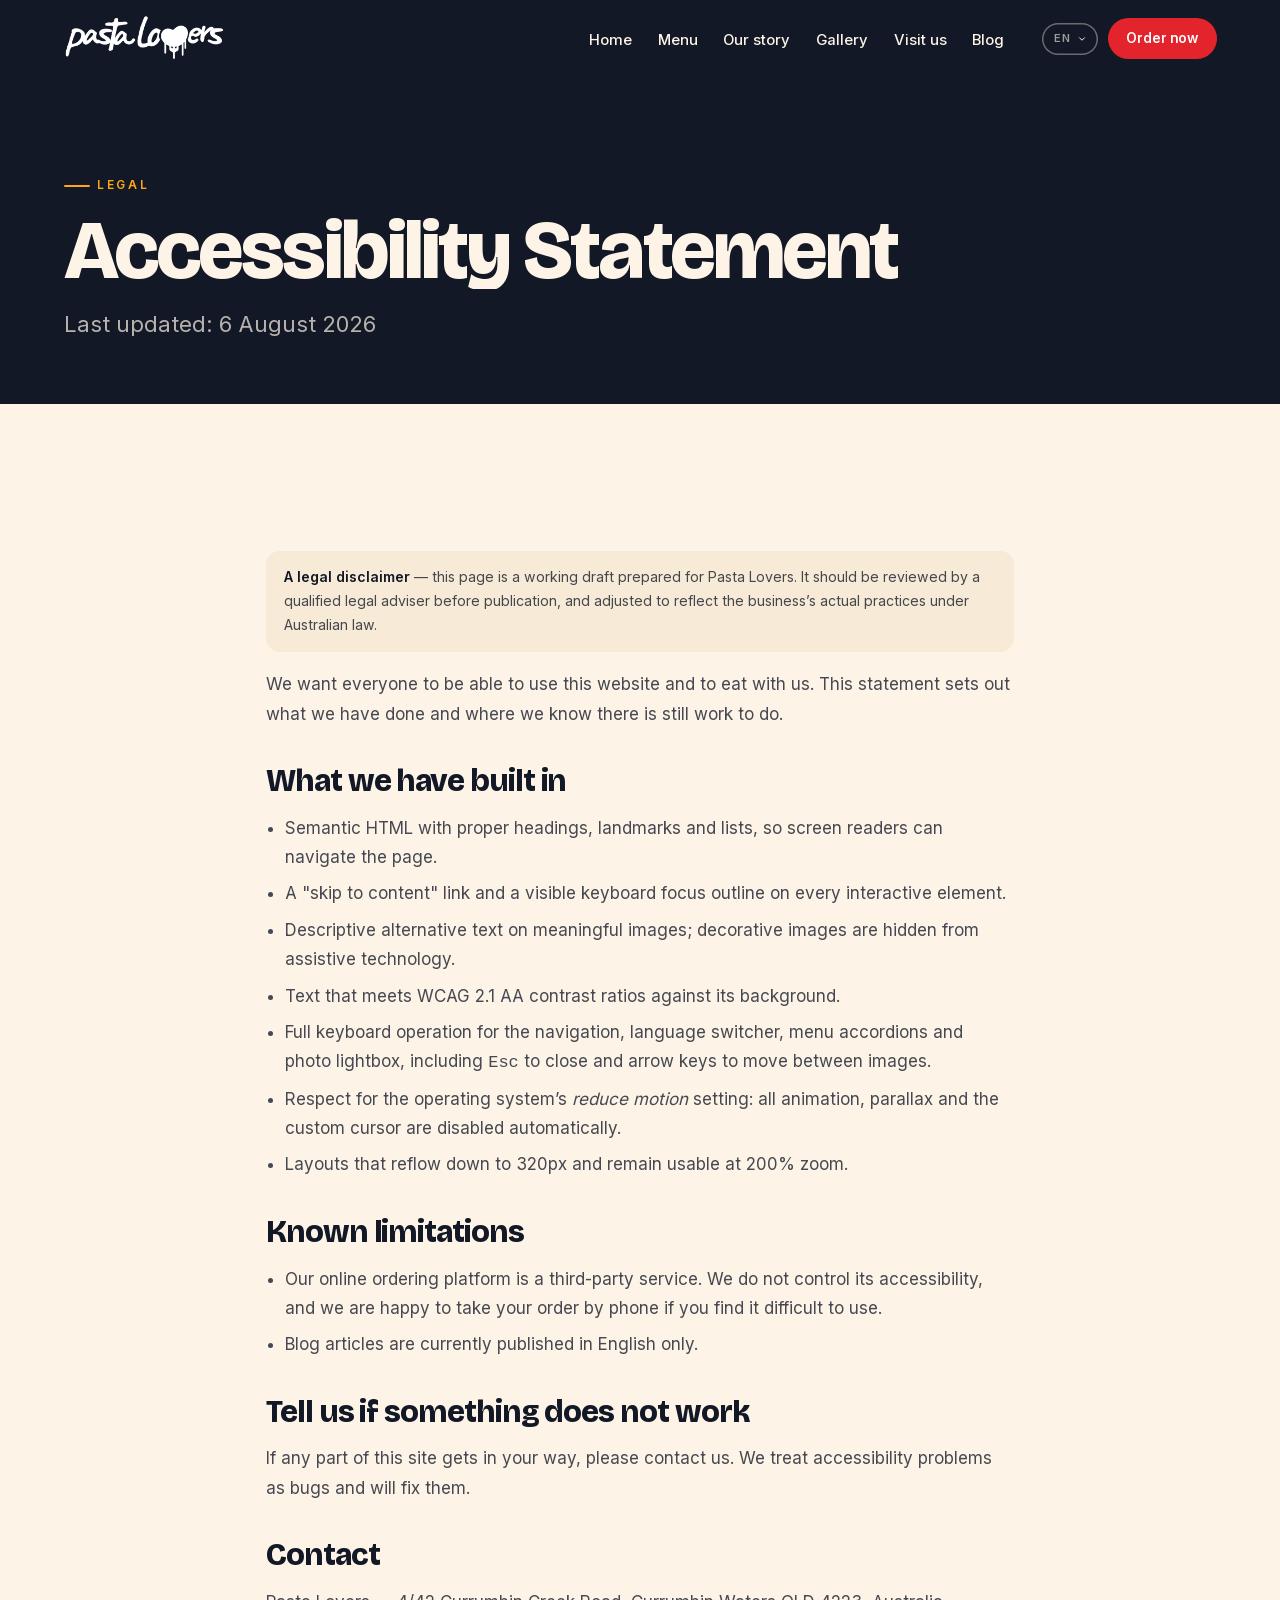
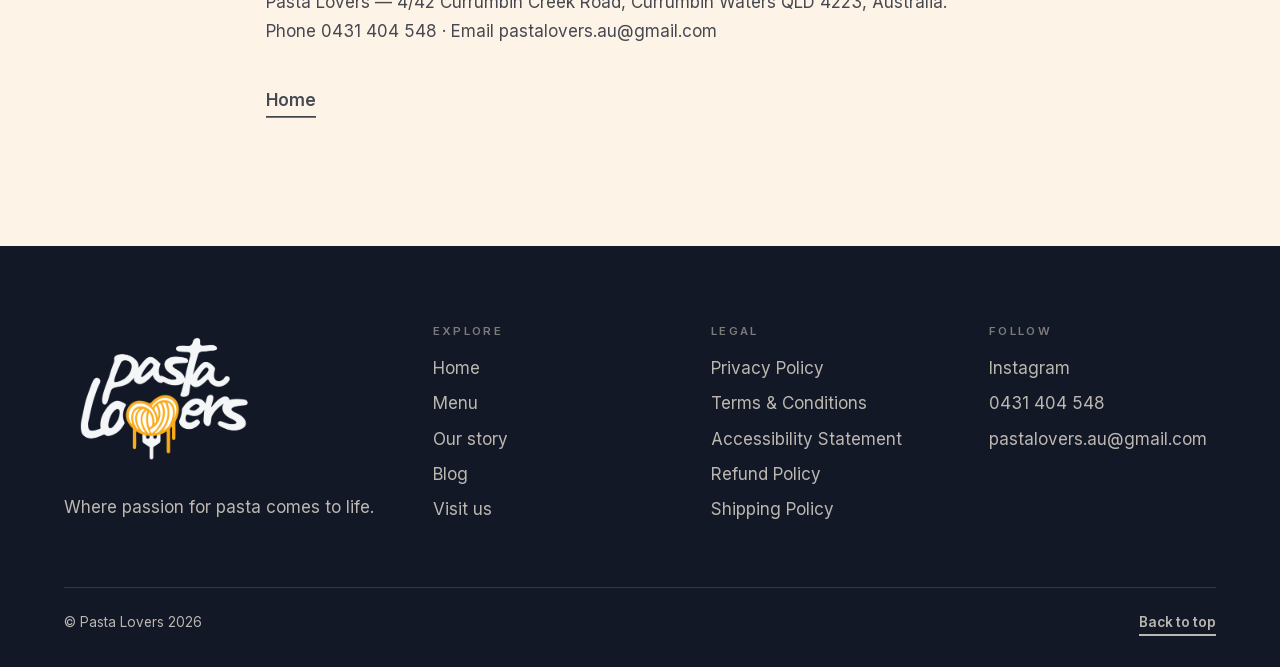
<file: accessibility.html>
<!doctype html>
<html lang="en">
<head>
<meta charset="utf-8">
<script>document.documentElement.classList.add('js');</script>
<meta name="viewport" content="width=device-width, initial-scale=1, viewport-fit=cover">
<title>Accessibility Statement — Pasta Lovers</title>
<meta name="description" content="What we have done to make this website usable by everyone.">
<link rel="canonical" href="https://pastalovers.com.au/accessibility.html">
<meta name="theme-color" content="#fdf4e7">
<link rel="icon" href="assets/img/icon.png" type="image/png">
<link rel="apple-touch-icon" href="assets/img/icon.png">

<meta property="og:url" content="https://pastalovers.com.au/accessibility.html">
<meta property="og:type" content="website">
<meta property="og:title" content="Accessibility Statement — Pasta Lovers">
<meta property="og:description" content="What we have done to make this website usable by everyone.">
<meta property="og:image" content="https://pastalovers.com.au/assets/img/flatlay.jpg">

<link rel="preload" href="assets/fonts/bricolage-latin.woff2" as="font" type="font/woff2" crossorigin>
<link rel="preload" href="assets/fonts/inter-latin.woff2" as="font" type="font/woff2" crossorigin>
<link rel="stylesheet" href="css/style.css">

<script src="i18n/en.js"></script>
<script src="i18n/it.js"></script>
<script src="i18n/de.js"></script>
<script src="i18n/fr.js"></script>
<script src="js/menu-data.js"></script>
<script src="js/main.js" defer></script>
</head>

<body>

<a class="skip" href="#main" data-i18n="a11y.skip">Skip to content</a>
<div class="progress" aria-hidden="true"></div>
<div class="cursor" aria-hidden="true"></div>

<header class="header">
  <div class="header__inner">
    <a class="brand" href="index.html" data-i18n-attr="aria-label:a11y.logo">
      <img src="assets/img/logo-wide-dark.png" alt="Pasta Lovers" width="176" height="52">
    </a>

    <nav class="nav" aria-label="Main">
      <ul class="nav__list">
        <li><a class="nav__link" href="index.html" data-i18n="nav.home">Home</a></li>
        <li><a class="nav__link" href="menu.html" data-i18n="nav.menu">Menu</a></li>
        <li><a class="nav__link" href="index.html#story" data-i18n="nav.story">Our story</a></li>
        <li><a class="nav__link" href="index.html#gallery" data-i18n="nav.gallery">Gallery</a></li>
        <li><a class="nav__link" href="index.html#visit" data-i18n="nav.visit">Visit us</a></li>
        <li><a class="nav__link" href="blog.html" data-i18n="nav.blog">Blog</a></li>
      </ul>
    </nav>

    <div class="header__actions">
      <div class="lang" data-open="false">
        <button class="lang__btn" type="button" aria-haspopup="listbox" aria-expanded="false" data-i18n-attr="aria-label:nav.langLabel">
          <span class="lang__code">EN</span>
          <svg viewBox="0 0 24 24" aria-hidden="true"><path d="M6 9l6 6 6-6" fill="none" stroke="currentColor" stroke-width="2.4" stroke-linecap="round" stroke-linejoin="round"/></svg>
        </button>
        <div class="lang__menu" role="listbox"></div>
      </div>

      <a class="btn btn--accent btn--sm" href="https://order.pastalovers.com.au/online-ordering" target="_blank" rel="noopener" data-magnetic="0.18">
        <span data-i18n="nav.order">Order now</span>
      </a>

      <button class="burger" type="button" aria-expanded="false" aria-controls="drawer" aria-label="Open menu">
        <span></span><span></span><span></span>
      </button>
    </div>
  </div>
</header>

<div class="drawer" id="drawer" aria-hidden="true">
  <nav class="drawer__list" aria-label="Mobile">
    <a class="drawer__link" href="index.html" data-i18n="nav.home">Home</a>
    <a class="drawer__link" href="menu.html" data-i18n="nav.menu">Menu</a>
    <a class="drawer__link" href="index.html#story" data-i18n="nav.story">Our story</a>
    <a class="drawer__link" href="index.html#gallery" data-i18n="nav.gallery">Gallery</a>
    <a class="drawer__link" href="index.html#visit" data-i18n="nav.visit">Visit us</a>
    <a class="drawer__link" href="blog.html" data-i18n="nav.blog">Blog</a>
  </nav>
  <div class="drawer__foot">
    <a href="tel:+61431404548">0431 404 548</a>
    <a href="mailto:pastalovers.au@gmail.com">pastalovers.au@gmail.com</a>
    <a href="https://www.instagram.com/pastalovers_goldcoast" target="_blank" rel="noopener">Instagram</a>
  </div>
</div>

<main id="main">

  <section class="pagehead">
    <div class="wrap stack">
      <p class="kicker" data-i18n="footer.legalTitle">Legal</p>
      <h1 class="d2" data-reveal data-i18n="legal.accessibility.title" data-i18n-split>Accessibility Statement</h1>
      <p class="lead">Last updated: 6 August 2026</p>
    </div>
  </section>

  <section class="section">
    <div class="wrap">
      <article class="prose" data-reveal="fade">
        <p class="notice" data-lang-not="en" data-i18n="legal.enOnly" hidden></p>
        <p class="notice"><strong data-i18n="legal.disclaimerTitle">A legal disclaimer</strong> &mdash; this page is a working draft prepared for Pasta Lovers. It should be reviewed by a qualified legal adviser before publication, and adjusted to reflect the business&rsquo;s actual practices under Australian law.</p>
        <p>We want everyone to be able to use this website and to eat with us. This statement sets out what we have done and where we know there is still work to do.</p>

        <h2>What we have built in</h2>
        <ul>
          <li>Semantic HTML with proper headings, landmarks and lists, so screen readers can navigate the page.</li>
          <li>A "skip to content" link and a visible keyboard focus outline on every interactive element.</li>
          <li>Descriptive alternative text on meaningful images; decorative images are hidden from assistive technology.</li>
          <li>Text that meets WCAG 2.1 AA contrast ratios against its background.</li>
          <li>Full keyboard operation for the navigation, language switcher, menu accordions and photo lightbox, including <kbd>Esc</kbd> to close and arrow keys to move between images.</li>
          <li>Respect for the operating system&rsquo;s <em>reduce motion</em> setting: all animation, parallax and the custom cursor are disabled automatically.</li>
          <li>Layouts that reflow down to 320px and remain usable at 200% zoom.</li>
        </ul>

        <h2>Known limitations</h2>
        <ul>
          <li>Our online ordering platform is a third-party service. We do not control its accessibility, and we are happy to take your order by phone if you find it difficult to use.</li>
          <li>Blog articles are currently published in English only.</li>
        </ul>

        <h2>Tell us if something does not work</h2>
        <p>If any part of this site gets in your way, please contact us. We treat accessibility problems as bugs and will fix them.</p>
        <h2>Contact</h2>
        <p>Pasta Lovers &mdash; 4/42 Currumbin Creek Road, Currumbin Waters QLD 4223, Australia.<br>
        Phone <a href="tel:+61431404548">0431 404 548</a> &middot; Email <a href="mailto:pastalovers.au@gmail.com">pastalovers.au@gmail.com</a></p>
        <p style="margin-top:2.5rem;"><a class="link-u" href="index.html" data-i18n="nav.home">Home</a></p>
      </article>
    </div>
  </section>
</main>

<footer class="footer">
  <div class="wrap">
    <div class="footer__grid">
      <div>
        <img class="footer__logo" src="assets/img/logo-stacked-light.png" alt="Pasta Lovers" loading="lazy">
        <p data-i18n="footer.tagline">Where passion for pasta comes to life.</p>
      </div>
      <div>
        <h4 data-i18n="footer.explore">Explore</h4>
        <ul>
          <li><a href="index.html" data-i18n="nav.home">Home</a></li>
          <li><a href="menu.html" data-i18n="nav.menu">Menu</a></li>
          <li><a href="index.html#story" data-i18n="nav.story">Our story</a></li>
          <li><a href="blog.html" data-i18n="nav.blog">Blog</a></li>
          <li><a href="index.html#visit" data-i18n="nav.visit">Visit us</a></li>
        </ul>
      </div>
      <div>
        <h4 data-i18n="footer.legalTitle">Legal</h4>
        <ul>
          <li><a href="privacy.html" data-i18n="footer.privacy">Privacy Policy</a></li>
          <li><a href="terms.html" data-i18n="footer.terms">Terms &amp; Conditions</a></li>
          <li><a href="accessibility.html" data-i18n="footer.accessibility">Accessibility Statement</a></li>
          <li><a href="refund.html" data-i18n="footer.refund">Refund Policy</a></li>
          <li><a href="shipping.html" data-i18n="footer.shipping">Shipping Policy</a></li>
        </ul>
      </div>
      <div>
        <h4 data-i18n="footer.followTitle">Follow</h4>
        <ul>
          <li><a href="https://www.instagram.com/pastalovers_goldcoast" target="_blank" rel="noopener">Instagram</a></li>
          <li><a href="tel:+61431404548">0431 404 548</a></li>
          <li><a href="mailto:pastalovers.au@gmail.com">pastalovers.au@gmail.com</a></li>
        </ul>
      </div>
    </div>
    <div class="footer__bottom">
      <p><span data-i18n="footer.rights">&copy; Pasta Lovers</span> <span data-year>2026</span></p>
      <a class="link-u" href="#main" data-i18n="footer.backTop">Back to top</a>
    </div>
  </div>
</footer>

</body>
</html>
</file>
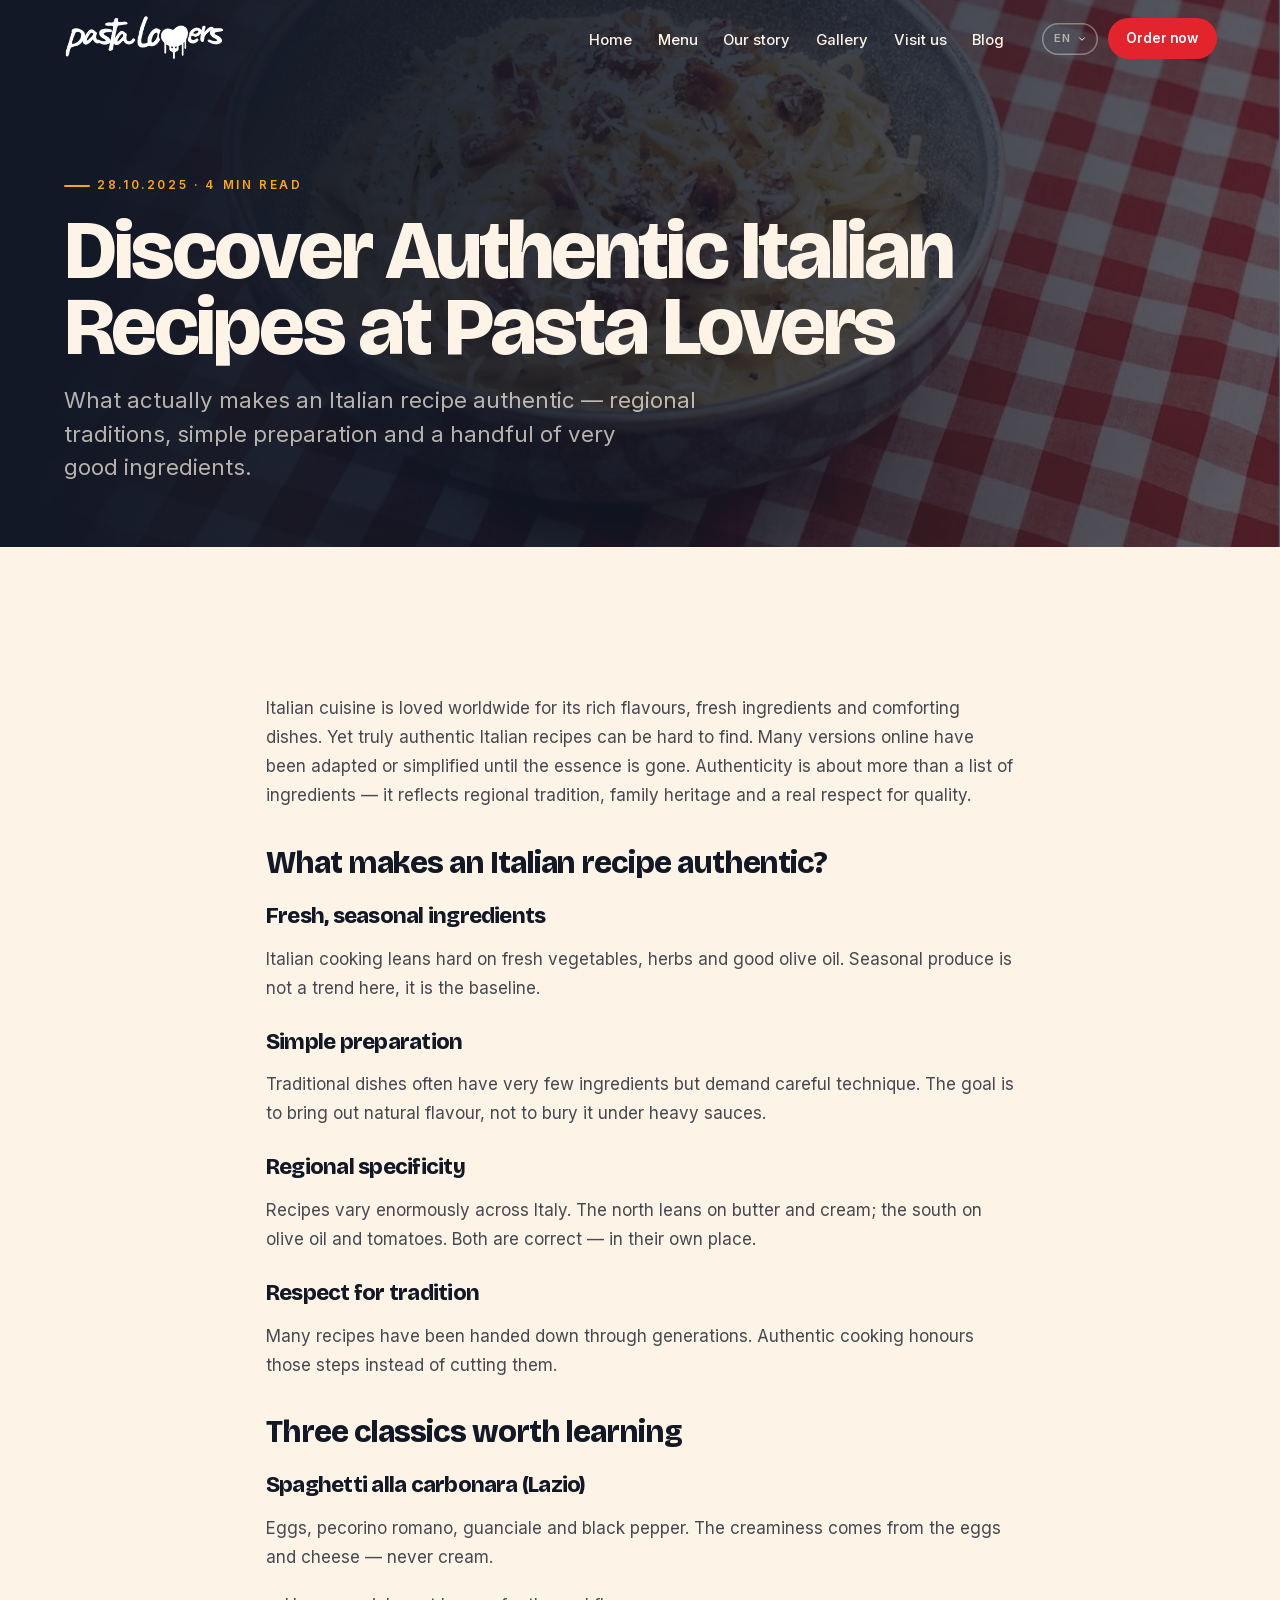
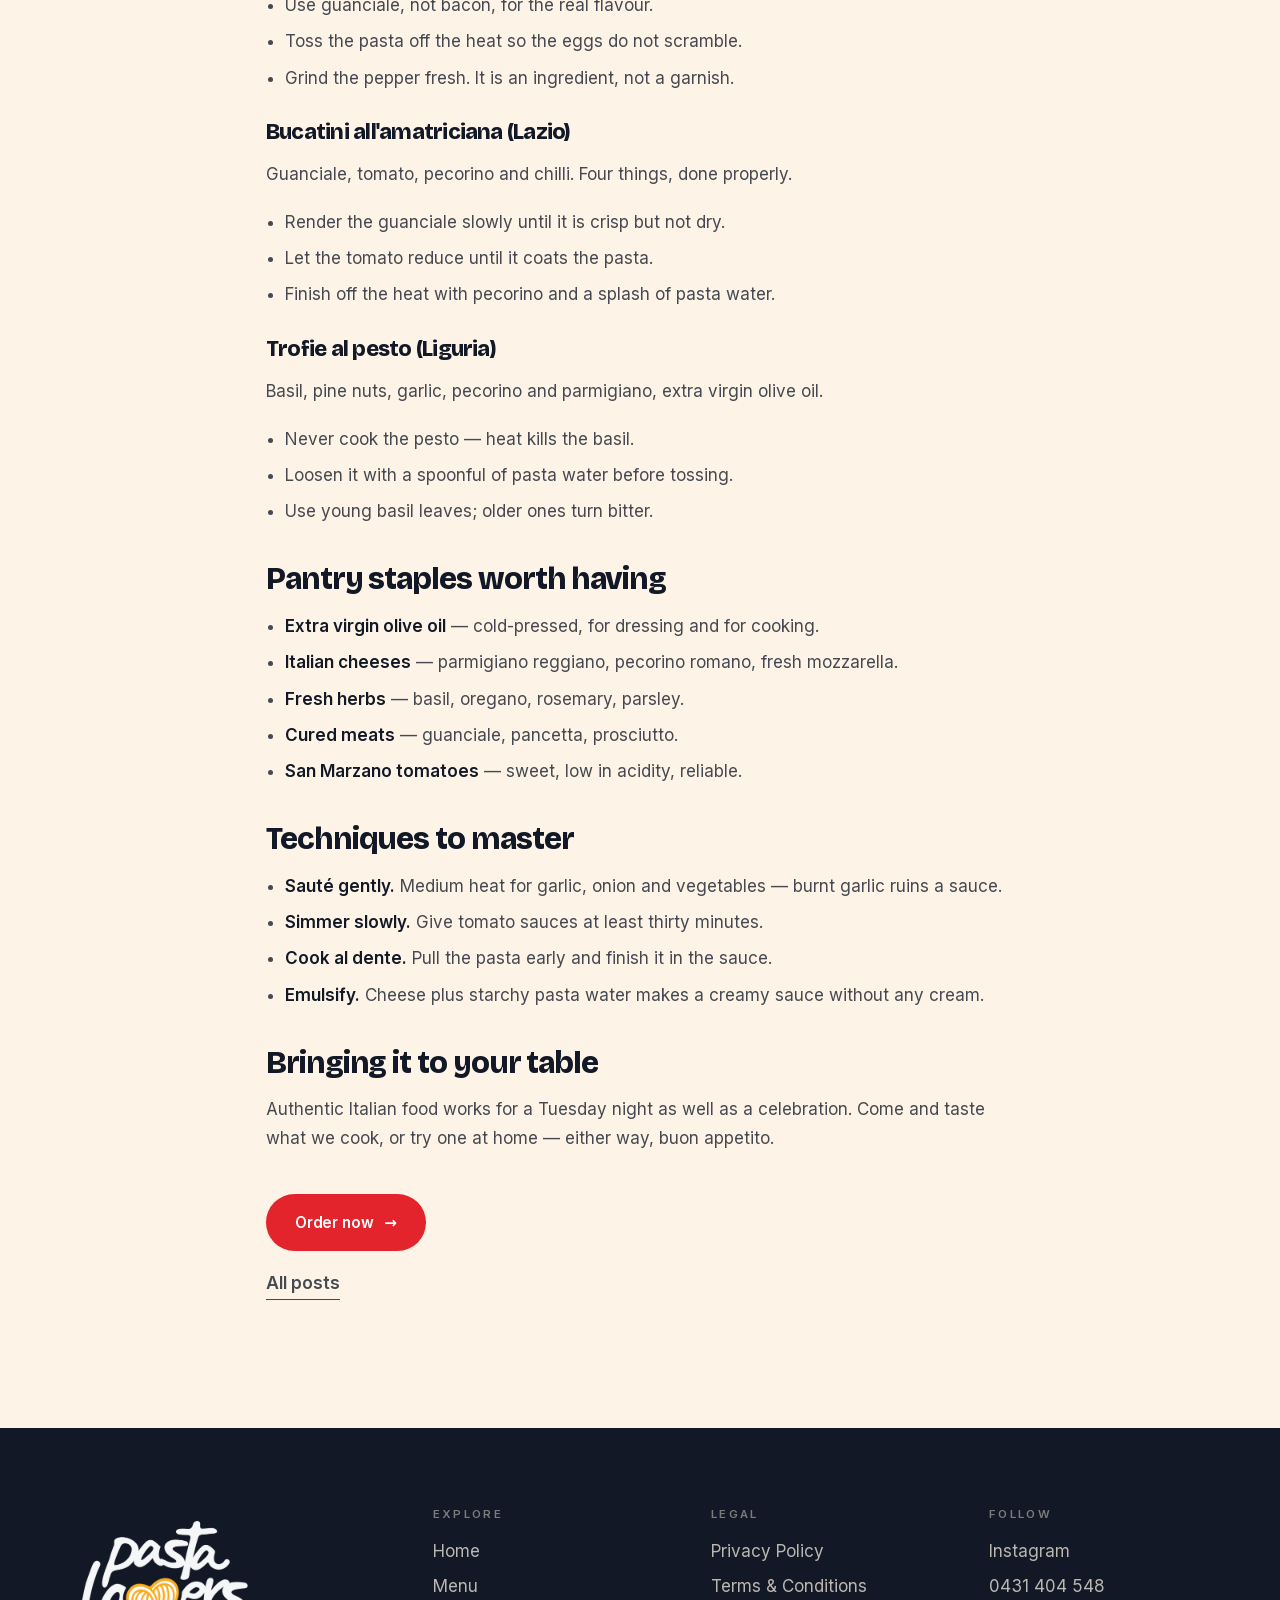
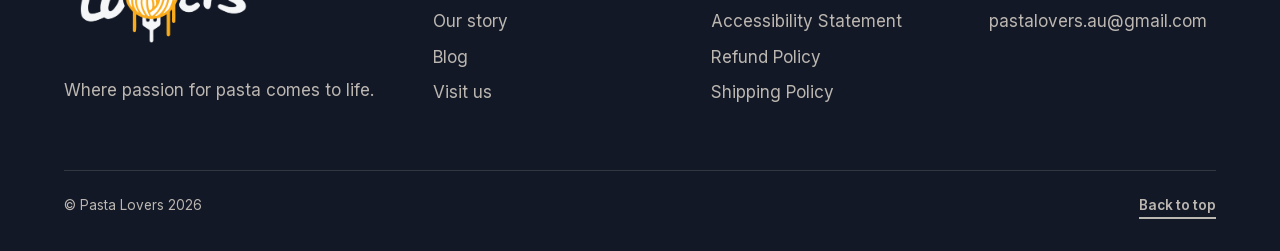
<file: blog-authentic-italian-recipes.html>
<!doctype html>
<html lang="en">
<head>
<meta charset="utf-8">
<script>document.documentElement.classList.add('js');</script>
<meta name="viewport" content="width=device-width, initial-scale=1, viewport-fit=cover">
<title>Discover Authentic Italian Recipes at Pasta Lovers — Pasta Lovers</title>
<meta name="description" content="What actually makes an Italian recipe authentic.">
<link rel="canonical" href="https://pastalovers.com.au/blog-authentic-italian-recipes.html">
<meta name="theme-color" content="#fdf4e7">
<link rel="icon" href="assets/img/icon.png" type="image/png">
<link rel="apple-touch-icon" href="assets/img/icon.png">

<meta property="og:url" content="https://pastalovers.com.au/blog-authentic-italian-recipes.html">
<meta property="og:type" content="website">
<meta property="og:title" content="Discover Authentic Italian Recipes at Pasta Lovers — Pasta Lovers">
<meta property="og:description" content="What actually makes an Italian recipe authentic.">
<meta property="og:image" content="https://pastalovers.com.au/assets/img/carbonara.jpg">

<link rel="preload" href="assets/fonts/bricolage-latin.woff2" as="font" type="font/woff2" crossorigin>
<link rel="preload" href="assets/fonts/inter-latin.woff2" as="font" type="font/woff2" crossorigin>
<link rel="stylesheet" href="css/style.css">

<script src="i18n/en.js"></script>
<script src="i18n/it.js"></script>
<script src="i18n/de.js"></script>
<script src="i18n/fr.js"></script>
<script src="js/menu-data.js"></script>
<script src="js/main.js" defer></script>
</head>

<body>

<a class="skip" href="#main" data-i18n="a11y.skip">Skip to content</a>
<div class="progress" aria-hidden="true"></div>
<div class="cursor" aria-hidden="true"></div>

<header class="header">
  <div class="header__inner">
    <a class="brand" href="index.html" data-i18n-attr="aria-label:a11y.logo">
      <img src="assets/img/logo-wide-dark.png" alt="Pasta Lovers" width="176" height="52">
    </a>

    <nav class="nav" aria-label="Main">
      <ul class="nav__list">
        <li><a class="nav__link" href="index.html" data-i18n="nav.home">Home</a></li>
        <li><a class="nav__link" href="menu.html" data-i18n="nav.menu">Menu</a></li>
        <li><a class="nav__link" href="index.html#story" data-i18n="nav.story">Our story</a></li>
        <li><a class="nav__link" href="index.html#gallery" data-i18n="nav.gallery">Gallery</a></li>
        <li><a class="nav__link" href="index.html#visit" data-i18n="nav.visit">Visit us</a></li>
        <li><a class="nav__link" href="blog.html" data-i18n="nav.blog">Blog</a></li>
      </ul>
    </nav>

    <div class="header__actions">
      <div class="lang" data-open="false">
        <button class="lang__btn" type="button" aria-haspopup="listbox" aria-expanded="false" data-i18n-attr="aria-label:nav.langLabel">
          <span class="lang__code">EN</span>
          <svg viewBox="0 0 24 24" aria-hidden="true"><path d="M6 9l6 6 6-6" fill="none" stroke="currentColor" stroke-width="2.4" stroke-linecap="round" stroke-linejoin="round"/></svg>
        </button>
        <div class="lang__menu" role="listbox"></div>
      </div>

      <a class="btn btn--accent btn--sm" href="https://order.pastalovers.com.au/online-ordering" target="_blank" rel="noopener" data-magnetic="0.18">
        <span data-i18n="nav.order">Order now</span>
      </a>

      <button class="burger" type="button" aria-expanded="false" aria-controls="drawer" aria-label="Open menu">
        <span></span><span></span><span></span>
      </button>
    </div>
  </div>
</header>

<div class="drawer" id="drawer" aria-hidden="true">
  <nav class="drawer__list" aria-label="Mobile">
    <a class="drawer__link" href="index.html" data-i18n="nav.home">Home</a>
    <a class="drawer__link" href="menu.html" data-i18n="nav.menu">Menu</a>
    <a class="drawer__link" href="index.html#story" data-i18n="nav.story">Our story</a>
    <a class="drawer__link" href="index.html#gallery" data-i18n="nav.gallery">Gallery</a>
    <a class="drawer__link" href="index.html#visit" data-i18n="nav.visit">Visit us</a>
    <a class="drawer__link" href="blog.html" data-i18n="nav.blog">Blog</a>
  </nav>
  <div class="drawer__foot">
    <a href="tel:+61431404548">0431 404 548</a>
    <a href="mailto:pastalovers.au@gmail.com">pastalovers.au@gmail.com</a>
    <a href="https://www.instagram.com/pastalovers_goldcoast" target="_blank" rel="noopener">Instagram</a>
  </div>
</div>

<main id="main">

  <section class="pagehead">
    <div class="pagehead__bg" aria-hidden="true">
      <img src="assets/img/carbonara.jpg" alt="" decoding="async">
    </div>
    <div class="wrap stack">
      <p class="kicker">28.10.2025 &middot; 4 <span data-i18n="blog.readtime">min read</span></p>
      <h1 class="d2" data-reveal data-i18n="post2.title" data-i18n-split>Discover Authentic Italian Recipes at Pasta Lovers</h1>
      <p class="lead" data-i18n="post2.excerpt">What actually makes an Italian recipe authentic.</p>
    </div>
  </section>

  <section class="section">
    <div class="wrap">
      <article class="prose" data-reveal="fade">
        <p class="notice" data-lang-not="en" data-i18n="blog.enOnly" hidden>This article is available in English only.</p>
        <p>Italian cuisine is loved worldwide for its rich flavours, fresh ingredients and comforting dishes. Yet truly authentic Italian recipes can be hard to find. Many versions online have been adapted or simplified until the essence is gone. Authenticity is about more than a list of ingredients — it reflects regional tradition, family heritage and a real respect for quality.</p>

        <h2>What makes an Italian recipe authentic?</h2>
        <h3>Fresh, seasonal ingredients</h3>
        <p>Italian cooking leans hard on fresh vegetables, herbs and good olive oil. Seasonal produce is not a trend here, it is the baseline.</p>
        <h3>Simple preparation</h3>
        <p>Traditional dishes often have very few ingredients but demand careful technique. The goal is to bring out natural flavour, not to bury it under heavy sauces.</p>
        <h3>Regional specificity</h3>
        <p>Recipes vary enormously across Italy. The north leans on butter and cream; the south on olive oil and tomatoes. Both are correct — in their own place.</p>
        <h3>Respect for tradition</h3>
        <p>Many recipes have been handed down through generations. Authentic cooking honours those steps instead of cutting them.</p>

        <h2>Three classics worth learning</h2>
        <h3>Spaghetti alla carbonara (Lazio)</h3>
        <p>Eggs, pecorino romano, guanciale and black pepper. The creaminess comes from the eggs and cheese — never cream.</p>
        <ul>
          <li>Use guanciale, not bacon, for the real flavour.</li>
          <li>Toss the pasta off the heat so the eggs do not scramble.</li>
          <li>Grind the pepper fresh. It is an ingredient, not a garnish.</li>
        </ul>

        <h3>Bucatini all'amatriciana (Lazio)</h3>
        <p>Guanciale, tomato, pecorino and chilli. Four things, done properly.</p>
        <ul>
          <li>Render the guanciale slowly until it is crisp but not dry.</li>
          <li>Let the tomato reduce until it coats the pasta.</li>
          <li>Finish off the heat with pecorino and a splash of pasta water.</li>
        </ul>

        <h3>Trofie al pesto (Liguria)</h3>
        <p>Basil, pine nuts, garlic, pecorino and parmigiano, extra virgin olive oil.</p>
        <ul>
          <li>Never cook the pesto — heat kills the basil.</li>
          <li>Loosen it with a spoonful of pasta water before tossing.</li>
          <li>Use young basil leaves; older ones turn bitter.</li>
        </ul>

        <h2>Pantry staples worth having</h2>
        <ul>
          <li><strong>Extra virgin olive oil</strong> — cold-pressed, for dressing and for cooking.</li>
          <li><strong>Italian cheeses</strong> — parmigiano reggiano, pecorino romano, fresh mozzarella.</li>
          <li><strong>Fresh herbs</strong> — basil, oregano, rosemary, parsley.</li>
          <li><strong>Cured meats</strong> — guanciale, pancetta, prosciutto.</li>
          <li><strong>San Marzano tomatoes</strong> — sweet, low in acidity, reliable.</li>
        </ul>

        <h2>Techniques to master</h2>
        <ul>
          <li><strong>Sauté gently.</strong> Medium heat for garlic, onion and vegetables — burnt garlic ruins a sauce.</li>
          <li><strong>Simmer slowly.</strong> Give tomato sauces at least thirty minutes.</li>
          <li><strong>Cook al dente.</strong> Pull the pasta early and finish it in the sauce.</li>
          <li><strong>Emulsify.</strong> Cheese plus starchy pasta water makes a creamy sauce without any cream.</li>
        </ul>

        <h2>Bringing it to your table</h2>
        <p>Authentic Italian food works for a Tuesday night as well as a celebration. Come and taste what we cook, or try one at home — either way, buon appetito.</p>
        <p style="margin-top:2.5rem;">
          <a class="btn btn--accent" href="https://order.pastalovers.com.au/online-ordering" target="_blank" rel="noopener" data-magnetic="0.2">
            <span data-i18n="nav.order">Order now</span>
            <span class="btn-i" aria-hidden="true">&rarr;</span>
          </a>
        </p>
        <p><a class="link-u" href="blog.html" data-i18n="blog.back">All posts</a></p>
      </article>
    </div>
  </section>
</main>

<footer class="footer">
  <div class="wrap">
    <div class="footer__grid">
      <div>
        <img class="footer__logo" src="assets/img/logo-stacked-light.png" alt="Pasta Lovers" loading="lazy">
        <p data-i18n="footer.tagline">Where passion for pasta comes to life.</p>
      </div>
      <div>
        <h4 data-i18n="footer.explore">Explore</h4>
        <ul>
          <li><a href="index.html" data-i18n="nav.home">Home</a></li>
          <li><a href="menu.html" data-i18n="nav.menu">Menu</a></li>
          <li><a href="index.html#story" data-i18n="nav.story">Our story</a></li>
          <li><a href="blog.html" data-i18n="nav.blog">Blog</a></li>
          <li><a href="index.html#visit" data-i18n="nav.visit">Visit us</a></li>
        </ul>
      </div>
      <div>
        <h4 data-i18n="footer.legalTitle">Legal</h4>
        <ul>
          <li><a href="privacy.html" data-i18n="footer.privacy">Privacy Policy</a></li>
          <li><a href="terms.html" data-i18n="footer.terms">Terms &amp; Conditions</a></li>
          <li><a href="accessibility.html" data-i18n="footer.accessibility">Accessibility Statement</a></li>
          <li><a href="refund.html" data-i18n="footer.refund">Refund Policy</a></li>
          <li><a href="shipping.html" data-i18n="footer.shipping">Shipping Policy</a></li>
        </ul>
      </div>
      <div>
        <h4 data-i18n="footer.followTitle">Follow</h4>
        <ul>
          <li><a href="https://www.instagram.com/pastalovers_goldcoast" target="_blank" rel="noopener">Instagram</a></li>
          <li><a href="tel:+61431404548">0431 404 548</a></li>
          <li><a href="mailto:pastalovers.au@gmail.com">pastalovers.au@gmail.com</a></li>
        </ul>
      </div>
    </div>
    <div class="footer__bottom">
      <p><span data-i18n="footer.rights">&copy; Pasta Lovers</span> <span data-year>2026</span></p>
      <a class="link-u" href="#main" data-i18n="footer.backTop">Back to top</a>
    </div>
  </div>
</footer>

</body>
</html>
</file>
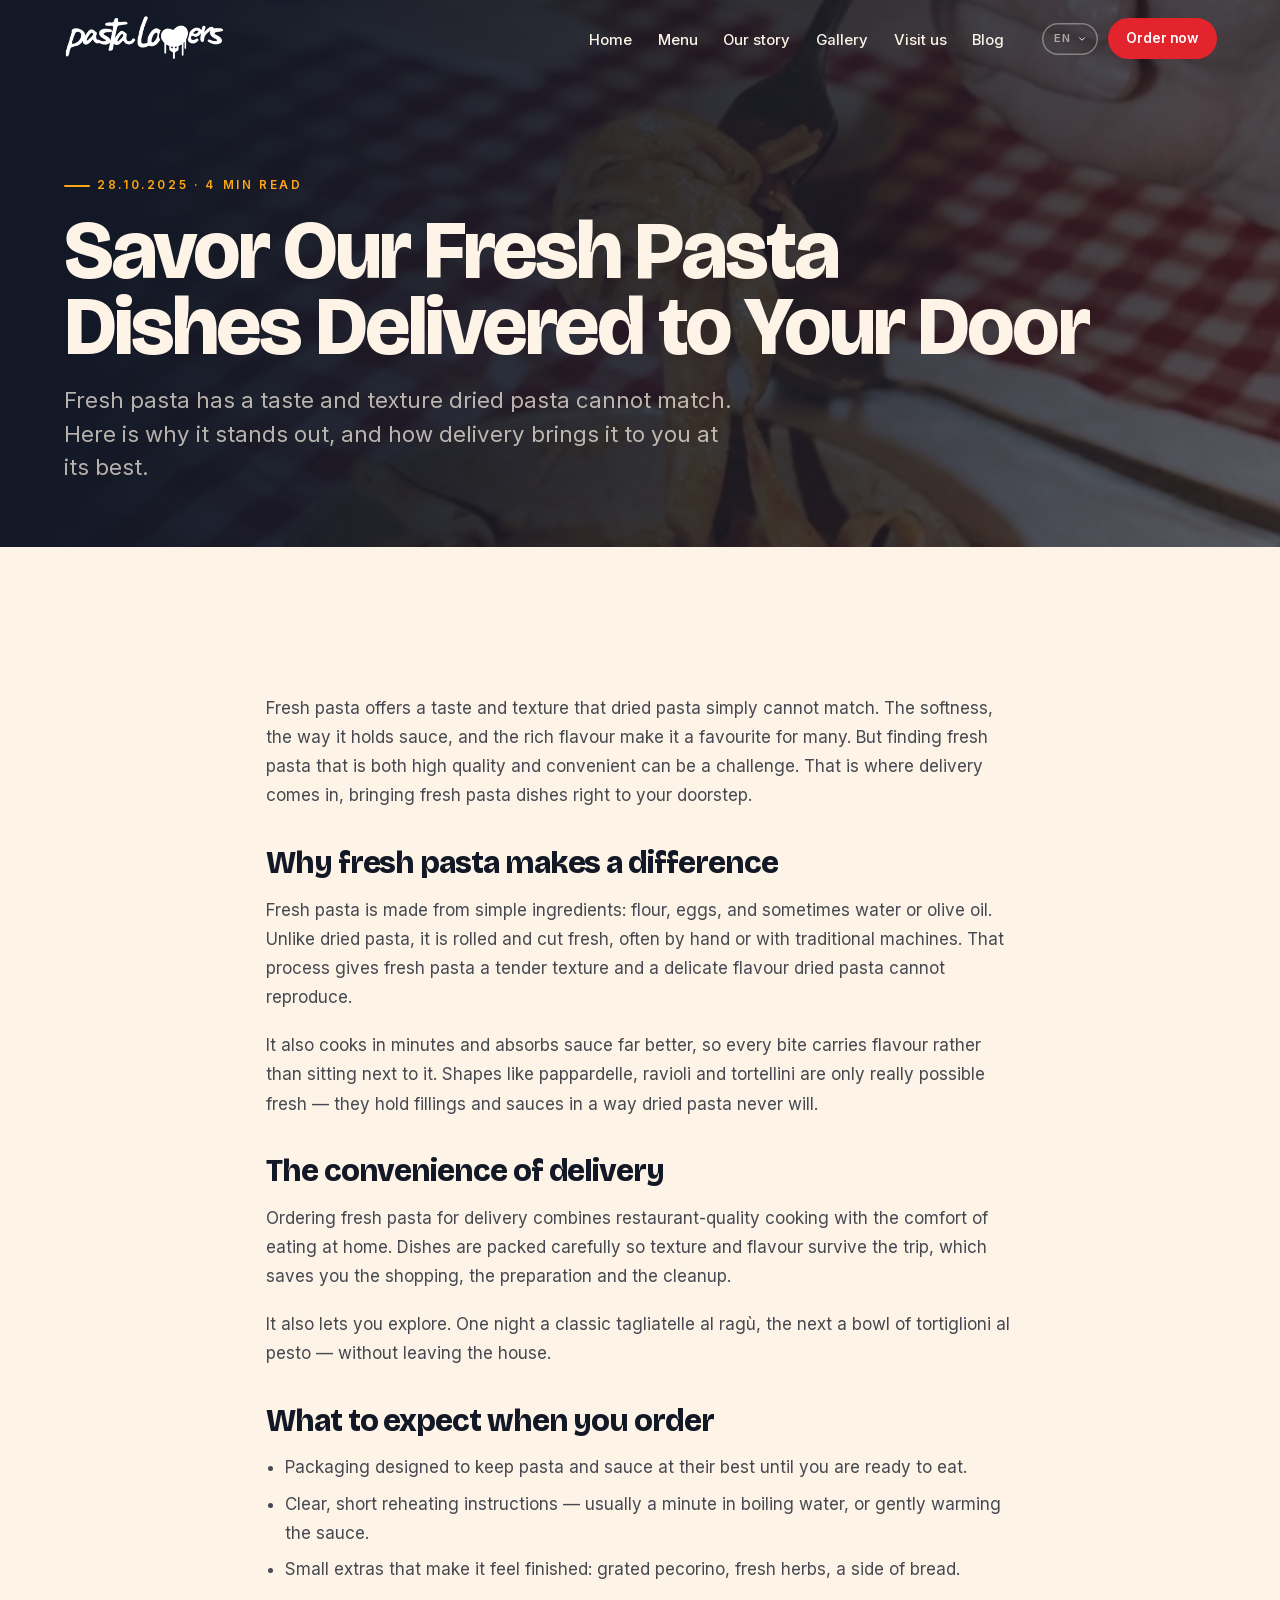
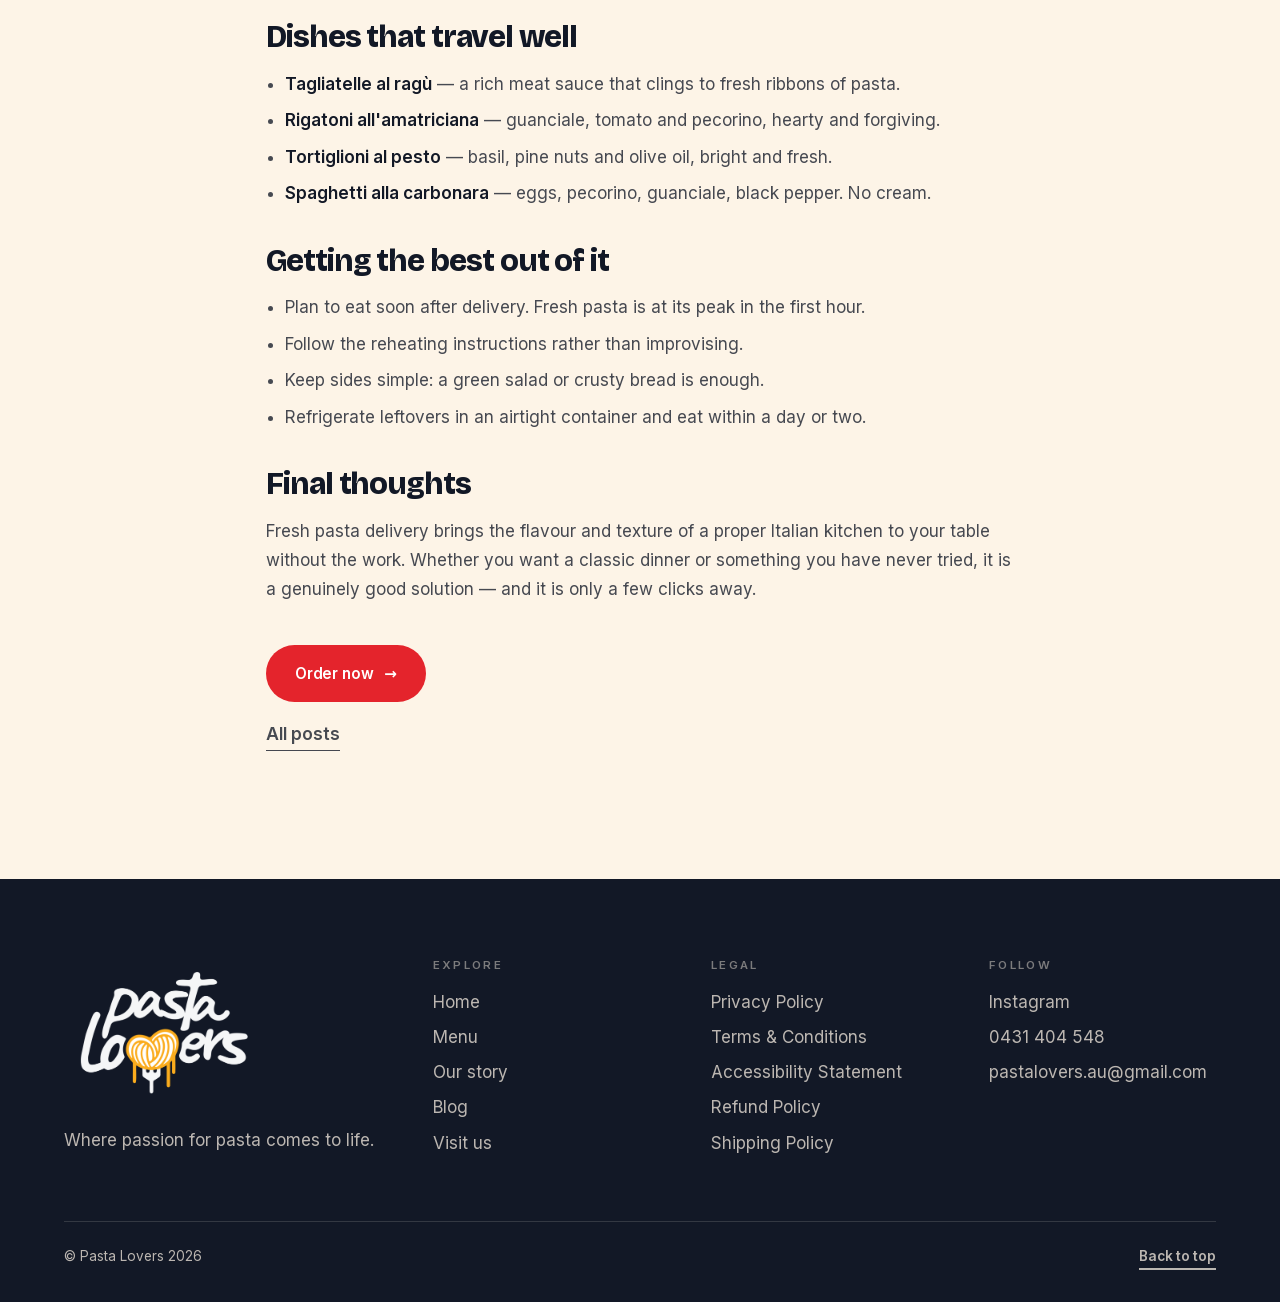
<file: blog-fresh-pasta-delivered.html>
<!doctype html>
<html lang="en">
<head>
<meta charset="utf-8">
<script>document.documentElement.classList.add('js');</script>
<meta name="viewport" content="width=device-width, initial-scale=1, viewport-fit=cover">
<title>Savor Our Fresh Pasta Dishes Delivered to Your Door — Pasta Lovers</title>
<meta name="description" content="Fresh pasta has a taste and texture dried pasta cannot match.">
<link rel="canonical" href="https://pastalovers.com.au/blog-fresh-pasta-delivered.html">
<meta name="theme-color" content="#fdf4e7">
<link rel="icon" href="assets/img/icon.png" type="image/png">
<link rel="apple-touch-icon" href="assets/img/icon.png">

<meta property="og:url" content="https://pastalovers.com.au/blog-fresh-pasta-delivered.html">
<meta property="og:type" content="website">
<meta property="og:title" content="Savor Our Fresh Pasta Dishes Delivered to Your Door — Pasta Lovers">
<meta property="og:description" content="Fresh pasta has a taste and texture dried pasta cannot match.">
<meta property="og:image" content="https://pastalovers.com.au/assets/img/bolognese.jpg">

<link rel="preload" href="assets/fonts/bricolage-latin.woff2" as="font" type="font/woff2" crossorigin>
<link rel="preload" href="assets/fonts/inter-latin.woff2" as="font" type="font/woff2" crossorigin>
<link rel="stylesheet" href="css/style.css">

<script src="i18n/en.js"></script>
<script src="i18n/it.js"></script>
<script src="i18n/de.js"></script>
<script src="i18n/fr.js"></script>
<script src="js/menu-data.js"></script>
<script src="js/main.js" defer></script>
</head>

<body>

<a class="skip" href="#main" data-i18n="a11y.skip">Skip to content</a>
<div class="progress" aria-hidden="true"></div>
<div class="cursor" aria-hidden="true"></div>

<header class="header">
  <div class="header__inner">
    <a class="brand" href="index.html" data-i18n-attr="aria-label:a11y.logo">
      <img src="assets/img/logo-wide-dark.png" alt="Pasta Lovers" width="176" height="52">
    </a>

    <nav class="nav" aria-label="Main">
      <ul class="nav__list">
        <li><a class="nav__link" href="index.html" data-i18n="nav.home">Home</a></li>
        <li><a class="nav__link" href="menu.html" data-i18n="nav.menu">Menu</a></li>
        <li><a class="nav__link" href="index.html#story" data-i18n="nav.story">Our story</a></li>
        <li><a class="nav__link" href="index.html#gallery" data-i18n="nav.gallery">Gallery</a></li>
        <li><a class="nav__link" href="index.html#visit" data-i18n="nav.visit">Visit us</a></li>
        <li><a class="nav__link" href="blog.html" data-i18n="nav.blog">Blog</a></li>
      </ul>
    </nav>

    <div class="header__actions">
      <div class="lang" data-open="false">
        <button class="lang__btn" type="button" aria-haspopup="listbox" aria-expanded="false" data-i18n-attr="aria-label:nav.langLabel">
          <span class="lang__code">EN</span>
          <svg viewBox="0 0 24 24" aria-hidden="true"><path d="M6 9l6 6 6-6" fill="none" stroke="currentColor" stroke-width="2.4" stroke-linecap="round" stroke-linejoin="round"/></svg>
        </button>
        <div class="lang__menu" role="listbox"></div>
      </div>

      <a class="btn btn--accent btn--sm" href="https://order.pastalovers.com.au/online-ordering" target="_blank" rel="noopener" data-magnetic="0.18">
        <span data-i18n="nav.order">Order now</span>
      </a>

      <button class="burger" type="button" aria-expanded="false" aria-controls="drawer" aria-label="Open menu">
        <span></span><span></span><span></span>
      </button>
    </div>
  </div>
</header>

<div class="drawer" id="drawer" aria-hidden="true">
  <nav class="drawer__list" aria-label="Mobile">
    <a class="drawer__link" href="index.html" data-i18n="nav.home">Home</a>
    <a class="drawer__link" href="menu.html" data-i18n="nav.menu">Menu</a>
    <a class="drawer__link" href="index.html#story" data-i18n="nav.story">Our story</a>
    <a class="drawer__link" href="index.html#gallery" data-i18n="nav.gallery">Gallery</a>
    <a class="drawer__link" href="index.html#visit" data-i18n="nav.visit">Visit us</a>
    <a class="drawer__link" href="blog.html" data-i18n="nav.blog">Blog</a>
  </nav>
  <div class="drawer__foot">
    <a href="tel:+61431404548">0431 404 548</a>
    <a href="mailto:pastalovers.au@gmail.com">pastalovers.au@gmail.com</a>
    <a href="https://www.instagram.com/pastalovers_goldcoast" target="_blank" rel="noopener">Instagram</a>
  </div>
</div>

<main id="main">

  <section class="pagehead">
    <div class="pagehead__bg" aria-hidden="true">
      <img src="assets/img/bolognese.jpg" alt="" decoding="async">
    </div>
    <div class="wrap stack">
      <p class="kicker">28.10.2025 &middot; 4 <span data-i18n="blog.readtime">min read</span></p>
      <h1 class="d2" data-reveal data-i18n="post1.title" data-i18n-split>Savor Our Fresh Pasta Dishes Delivered to Your Door</h1>
      <p class="lead" data-i18n="post1.excerpt">Fresh pasta has a taste and texture dried pasta cannot match.</p>
    </div>
  </section>

  <section class="section">
    <div class="wrap">
      <article class="prose" data-reveal="fade">
        <p class="notice" data-lang-not="en" data-i18n="blog.enOnly" hidden>This article is available in English only.</p>
        <p>Fresh pasta offers a taste and texture that dried pasta simply cannot match. The softness, the way it holds sauce, and the rich flavour make it a favourite for many. But finding fresh pasta that is both high quality and convenient can be a challenge. That is where delivery comes in, bringing fresh pasta dishes right to your doorstep.</p>

        <h2>Why fresh pasta makes a difference</h2>
        <p>Fresh pasta is made from simple ingredients: flour, eggs, and sometimes water or olive oil. Unlike dried pasta, it is rolled and cut fresh, often by hand or with traditional machines. That process gives fresh pasta a tender texture and a delicate flavour dried pasta cannot reproduce.</p>
        <p>It also cooks in minutes and absorbs sauce far better, so every bite carries flavour rather than sitting next to it. Shapes like pappardelle, ravioli and tortellini are only really possible fresh — they hold fillings and sauces in a way dried pasta never will.</p>

        <h2>The convenience of delivery</h2>
        <p>Ordering fresh pasta for delivery combines restaurant-quality cooking with the comfort of eating at home. Dishes are packed carefully so texture and flavour survive the trip, which saves you the shopping, the preparation and the cleanup.</p>
        <p>It also lets you explore. One night a classic tagliatelle al ragù, the next a bowl of tortiglioni al pesto — without leaving the house.</p>

        <h2>What to expect when you order</h2>
        <ul>
          <li>Packaging designed to keep pasta and sauce at their best until you are ready to eat.</li>
          <li>Clear, short reheating instructions — usually a minute in boiling water, or gently warming the sauce.</li>
          <li>Small extras that make it feel finished: grated pecorino, fresh herbs, a side of bread.</li>
        </ul>

        <h2>Dishes that travel well</h2>
        <ul>
          <li><strong>Tagliatelle al ragù</strong> — a rich meat sauce that clings to fresh ribbons of pasta.</li>
          <li><strong>Rigatoni all'amatriciana</strong> — guanciale, tomato and pecorino, hearty and forgiving.</li>
          <li><strong>Tortiglioni al pesto</strong> — basil, pine nuts and olive oil, bright and fresh.</li>
          <li><strong>Spaghetti alla carbonara</strong> — eggs, pecorino, guanciale, black pepper. No cream.</li>
        </ul>

        <h2>Getting the best out of it</h2>
        <ul>
          <li>Plan to eat soon after delivery. Fresh pasta is at its peak in the first hour.</li>
          <li>Follow the reheating instructions rather than improvising.</li>
          <li>Keep sides simple: a green salad or crusty bread is enough.</li>
          <li>Refrigerate leftovers in an airtight container and eat within a day or two.</li>
        </ul>

        <h2>Final thoughts</h2>
        <p>Fresh pasta delivery brings the flavour and texture of a proper Italian kitchen to your table without the work. Whether you want a classic dinner or something you have never tried, it is a genuinely good solution — and it is only a few clicks away.</p>
        <p style="margin-top:2.5rem;">
          <a class="btn btn--accent" href="https://order.pastalovers.com.au/online-ordering" target="_blank" rel="noopener" data-magnetic="0.2">
            <span data-i18n="nav.order">Order now</span>
            <span class="btn-i" aria-hidden="true">&rarr;</span>
          </a>
        </p>
        <p><a class="link-u" href="blog.html" data-i18n="blog.back">All posts</a></p>
      </article>
    </div>
  </section>
</main>

<footer class="footer">
  <div class="wrap">
    <div class="footer__grid">
      <div>
        <img class="footer__logo" src="assets/img/logo-stacked-light.png" alt="Pasta Lovers" loading="lazy">
        <p data-i18n="footer.tagline">Where passion for pasta comes to life.</p>
      </div>
      <div>
        <h4 data-i18n="footer.explore">Explore</h4>
        <ul>
          <li><a href="index.html" data-i18n="nav.home">Home</a></li>
          <li><a href="menu.html" data-i18n="nav.menu">Menu</a></li>
          <li><a href="index.html#story" data-i18n="nav.story">Our story</a></li>
          <li><a href="blog.html" data-i18n="nav.blog">Blog</a></li>
          <li><a href="index.html#visit" data-i18n="nav.visit">Visit us</a></li>
        </ul>
      </div>
      <div>
        <h4 data-i18n="footer.legalTitle">Legal</h4>
        <ul>
          <li><a href="privacy.html" data-i18n="footer.privacy">Privacy Policy</a></li>
          <li><a href="terms.html" data-i18n="footer.terms">Terms &amp; Conditions</a></li>
          <li><a href="accessibility.html" data-i18n="footer.accessibility">Accessibility Statement</a></li>
          <li><a href="refund.html" data-i18n="footer.refund">Refund Policy</a></li>
          <li><a href="shipping.html" data-i18n="footer.shipping">Shipping Policy</a></li>
        </ul>
      </div>
      <div>
        <h4 data-i18n="footer.followTitle">Follow</h4>
        <ul>
          <li><a href="https://www.instagram.com/pastalovers_goldcoast" target="_blank" rel="noopener">Instagram</a></li>
          <li><a href="tel:+61431404548">0431 404 548</a></li>
          <li><a href="mailto:pastalovers.au@gmail.com">pastalovers.au@gmail.com</a></li>
        </ul>
      </div>
    </div>
    <div class="footer__bottom">
      <p><span data-i18n="footer.rights">&copy; Pasta Lovers</span> <span data-year>2026</span></p>
      <a class="link-u" href="#main" data-i18n="footer.backTop">Back to top</a>
    </div>
  </div>
</footer>

</body>
</html>
</file>
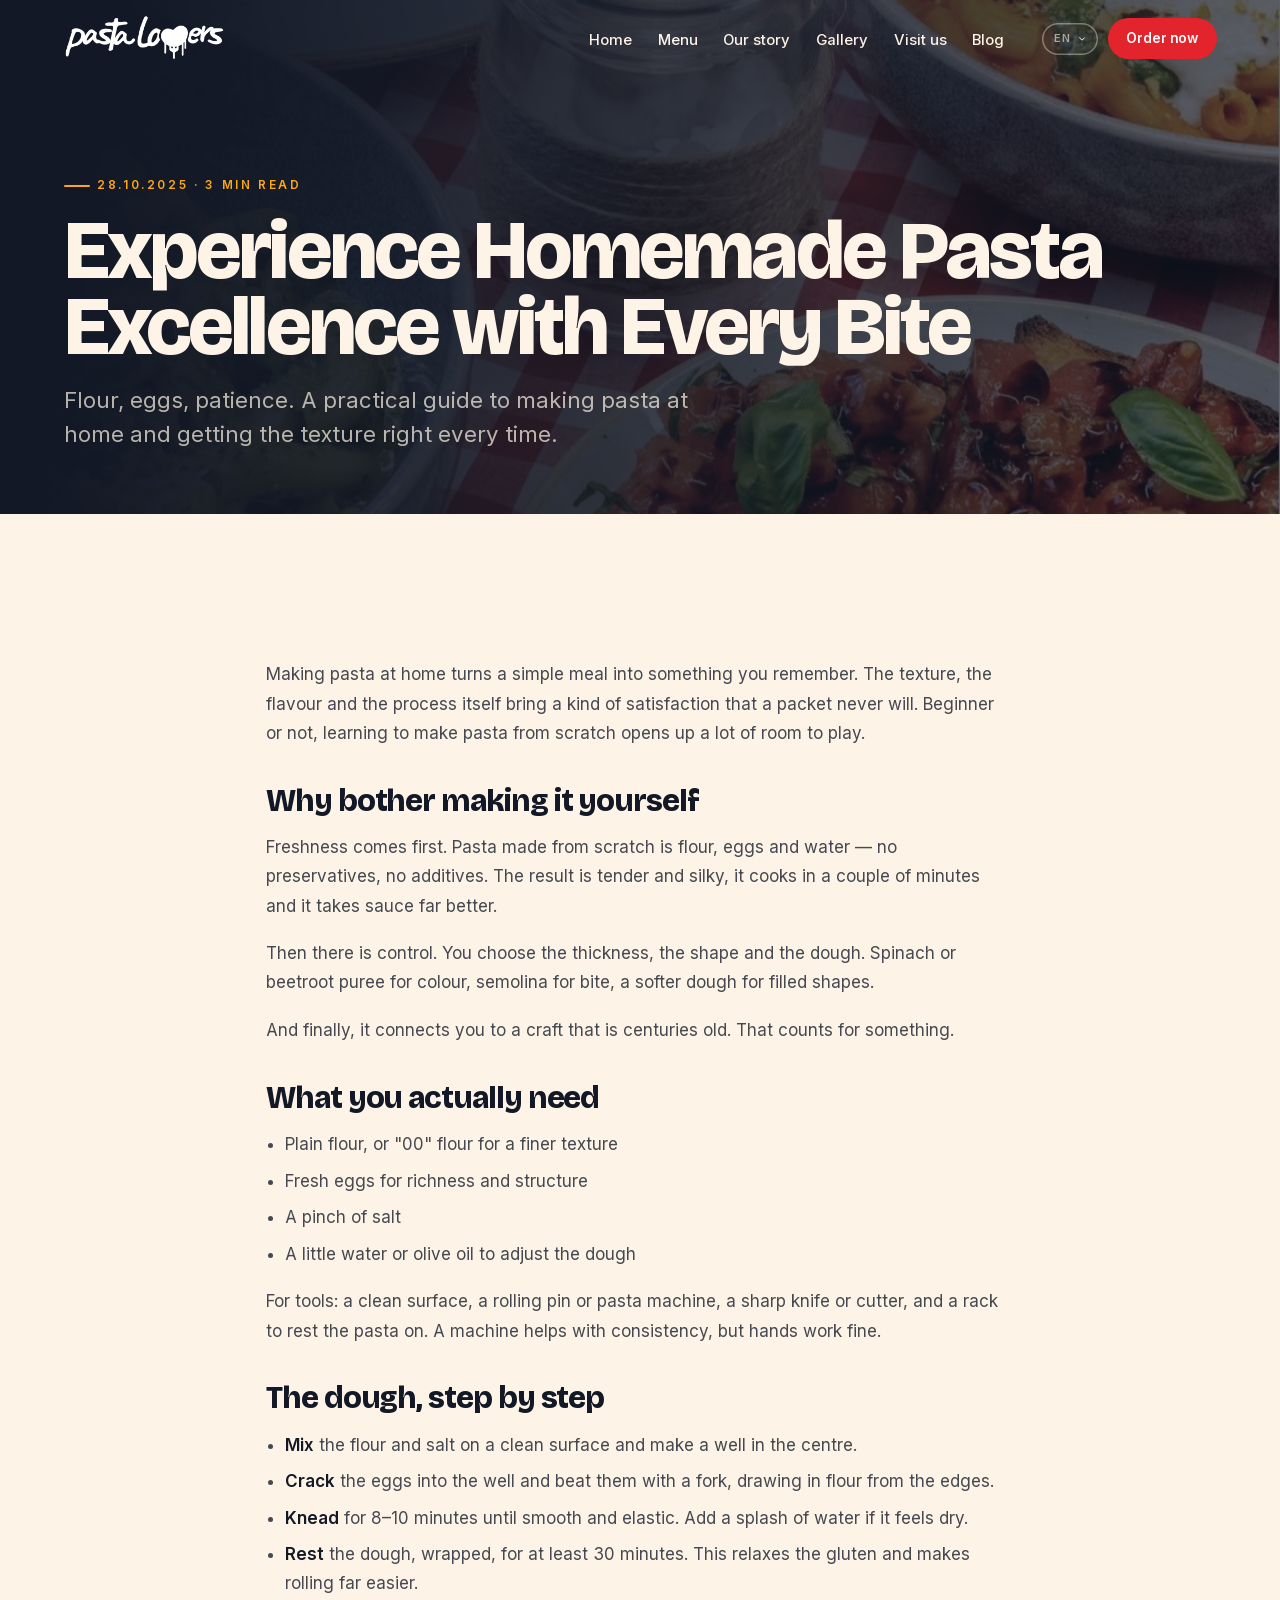
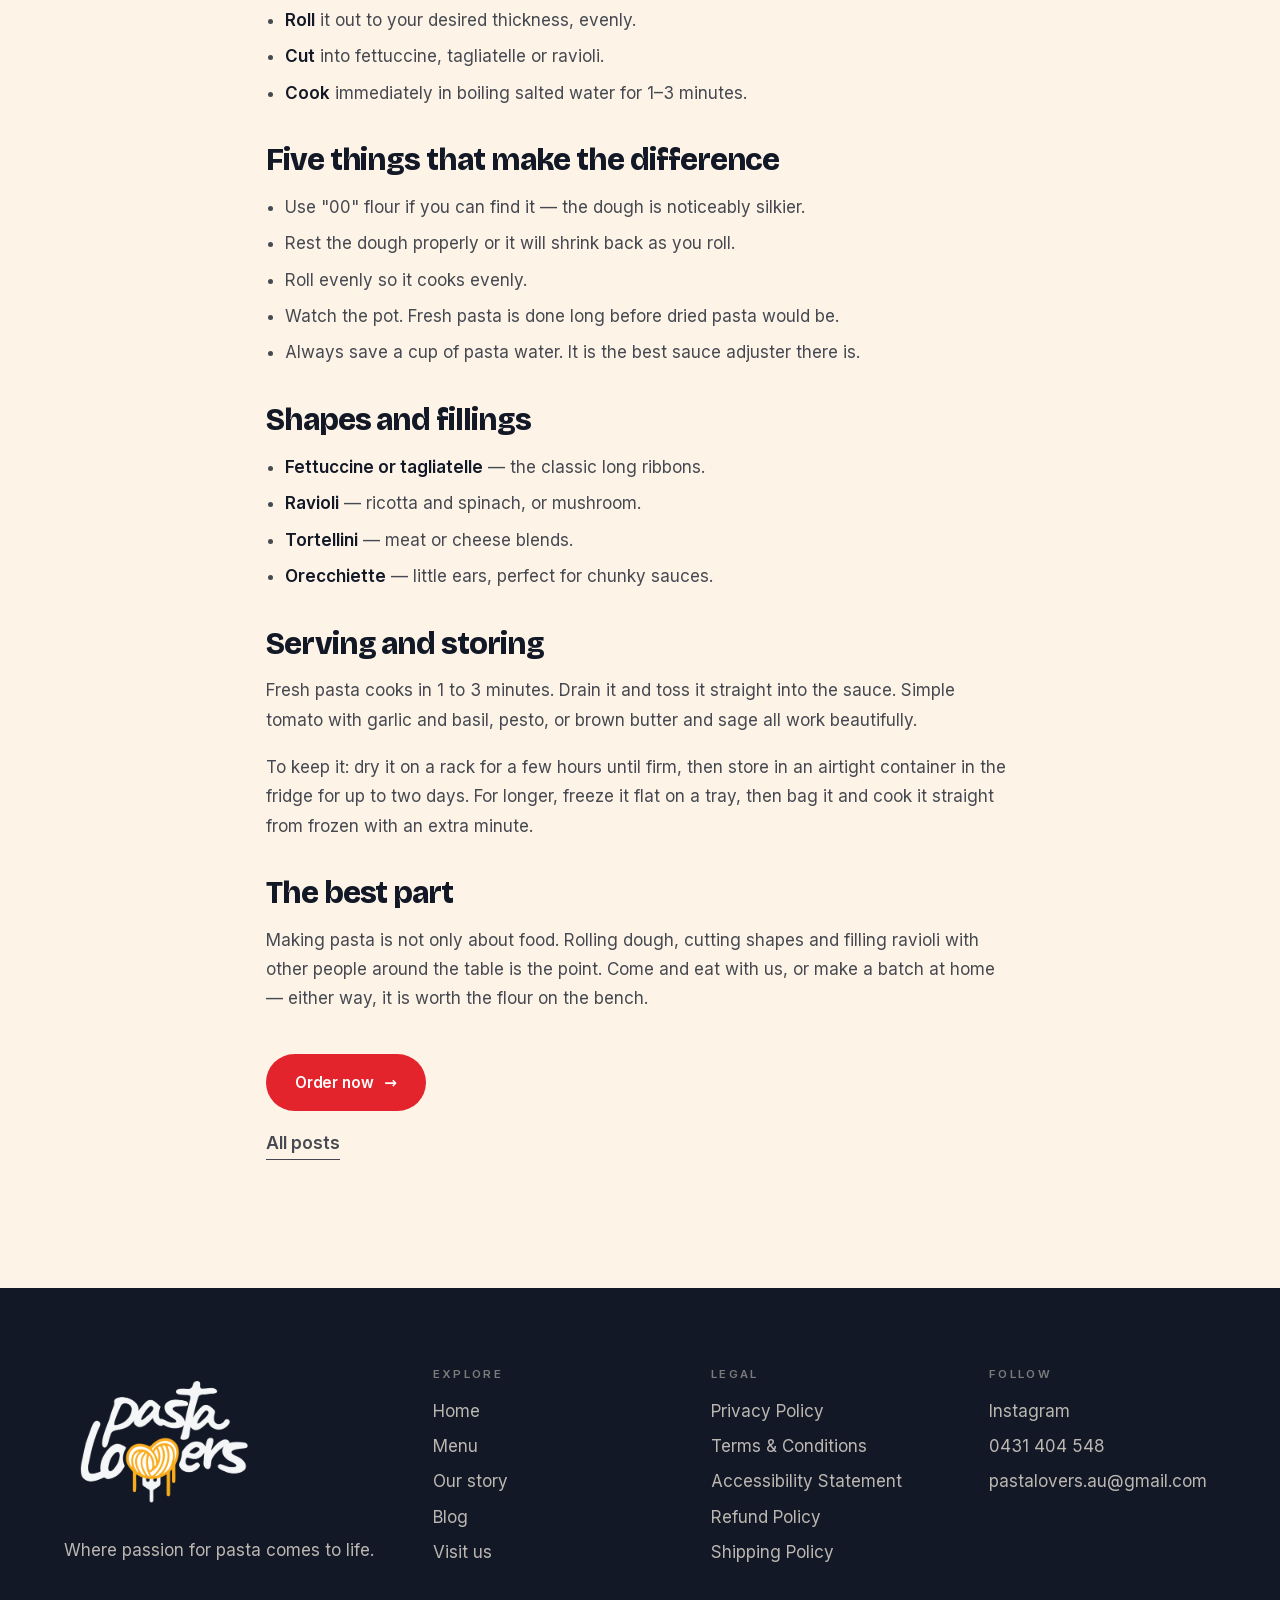
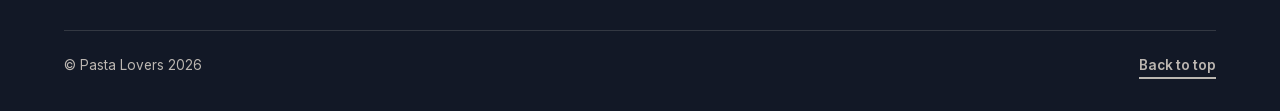
<file: blog-homemade-pasta.html>
<!doctype html>
<html lang="en">
<head>
<meta charset="utf-8">
<script>document.documentElement.classList.add('js');</script>
<meta name="viewport" content="width=device-width, initial-scale=1, viewport-fit=cover">
<title>Experience Homemade Pasta Excellence with Every Bite — Pasta Lovers</title>
<meta name="description" content="Flour, eggs, patience. A practical guide to making pasta at home.">
<link rel="canonical" href="https://pastalovers.com.au/blog-homemade-pasta.html">
<meta name="theme-color" content="#fdf4e7">
<link rel="icon" href="assets/img/icon.png" type="image/png">
<link rel="apple-touch-icon" href="assets/img/icon.png">

<meta property="og:url" content="https://pastalovers.com.au/blog-homemade-pasta.html">
<meta property="og:type" content="website">
<meta property="og:title" content="Experience Homemade Pasta Excellence with Every Bite — Pasta Lovers">
<meta property="og:description" content="Flour, eggs, patience. A practical guide to making pasta at home.">
<meta property="og:image" content="https://pastalovers.com.au/assets/img/flatlay.jpg">

<link rel="preload" href="assets/fonts/bricolage-latin.woff2" as="font" type="font/woff2" crossorigin>
<link rel="preload" href="assets/fonts/inter-latin.woff2" as="font" type="font/woff2" crossorigin>
<link rel="stylesheet" href="css/style.css">

<script src="i18n/en.js"></script>
<script src="i18n/it.js"></script>
<script src="i18n/de.js"></script>
<script src="i18n/fr.js"></script>
<script src="js/menu-data.js"></script>
<script src="js/main.js" defer></script>
</head>

<body>

<a class="skip" href="#main" data-i18n="a11y.skip">Skip to content</a>
<div class="progress" aria-hidden="true"></div>
<div class="cursor" aria-hidden="true"></div>

<header class="header">
  <div class="header__inner">
    <a class="brand" href="index.html" data-i18n-attr="aria-label:a11y.logo">
      <img src="assets/img/logo-wide-dark.png" alt="Pasta Lovers" width="176" height="52">
    </a>

    <nav class="nav" aria-label="Main">
      <ul class="nav__list">
        <li><a class="nav__link" href="index.html" data-i18n="nav.home">Home</a></li>
        <li><a class="nav__link" href="menu.html" data-i18n="nav.menu">Menu</a></li>
        <li><a class="nav__link" href="index.html#story" data-i18n="nav.story">Our story</a></li>
        <li><a class="nav__link" href="index.html#gallery" data-i18n="nav.gallery">Gallery</a></li>
        <li><a class="nav__link" href="index.html#visit" data-i18n="nav.visit">Visit us</a></li>
        <li><a class="nav__link" href="blog.html" data-i18n="nav.blog">Blog</a></li>
      </ul>
    </nav>

    <div class="header__actions">
      <div class="lang" data-open="false">
        <button class="lang__btn" type="button" aria-haspopup="listbox" aria-expanded="false" data-i18n-attr="aria-label:nav.langLabel">
          <span class="lang__code">EN</span>
          <svg viewBox="0 0 24 24" aria-hidden="true"><path d="M6 9l6 6 6-6" fill="none" stroke="currentColor" stroke-width="2.4" stroke-linecap="round" stroke-linejoin="round"/></svg>
        </button>
        <div class="lang__menu" role="listbox"></div>
      </div>

      <a class="btn btn--accent btn--sm" href="https://order.pastalovers.com.au/online-ordering" target="_blank" rel="noopener" data-magnetic="0.18">
        <span data-i18n="nav.order">Order now</span>
      </a>

      <button class="burger" type="button" aria-expanded="false" aria-controls="drawer" aria-label="Open menu">
        <span></span><span></span><span></span>
      </button>
    </div>
  </div>
</header>

<div class="drawer" id="drawer" aria-hidden="true">
  <nav class="drawer__list" aria-label="Mobile">
    <a class="drawer__link" href="index.html" data-i18n="nav.home">Home</a>
    <a class="drawer__link" href="menu.html" data-i18n="nav.menu">Menu</a>
    <a class="drawer__link" href="index.html#story" data-i18n="nav.story">Our story</a>
    <a class="drawer__link" href="index.html#gallery" data-i18n="nav.gallery">Gallery</a>
    <a class="drawer__link" href="index.html#visit" data-i18n="nav.visit">Visit us</a>
    <a class="drawer__link" href="blog.html" data-i18n="nav.blog">Blog</a>
  </nav>
  <div class="drawer__foot">
    <a href="tel:+61431404548">0431 404 548</a>
    <a href="mailto:pastalovers.au@gmail.com">pastalovers.au@gmail.com</a>
    <a href="https://www.instagram.com/pastalovers_goldcoast" target="_blank" rel="noopener">Instagram</a>
  </div>
</div>

<main id="main">

  <section class="pagehead">
    <div class="pagehead__bg" aria-hidden="true">
      <img src="assets/img/flatlay.jpg" alt="" decoding="async">
    </div>
    <div class="wrap stack">
      <p class="kicker">28.10.2025 &middot; 3 <span data-i18n="blog.readtime">min read</span></p>
      <h1 class="d2" data-reveal data-i18n="post3.title" data-i18n-split>Experience Homemade Pasta Excellence with Every Bite</h1>
      <p class="lead" data-i18n="post3.excerpt">Flour, eggs, patience. A practical guide to making pasta at home.</p>
    </div>
  </section>

  <section class="section">
    <div class="wrap">
      <article class="prose" data-reveal="fade">
        <p class="notice" data-lang-not="en" data-i18n="blog.enOnly" hidden>This article is available in English only.</p>
        <p>Making pasta at home turns a simple meal into something you remember. The texture, the flavour and the process itself bring a kind of satisfaction that a packet never will. Beginner or not, learning to make pasta from scratch opens up a lot of room to play.</p>

        <h2>Why bother making it yourself</h2>
        <p>Freshness comes first. Pasta made from scratch is flour, eggs and water — no preservatives, no additives. The result is tender and silky, it cooks in a couple of minutes and it takes sauce far better.</p>
        <p>Then there is control. You choose the thickness, the shape and the dough. Spinach or beetroot puree for colour, semolina for bite, a softer dough for filled shapes.</p>
        <p>And finally, it connects you to a craft that is centuries old. That counts for something.</p>

        <h2>What you actually need</h2>
        <ul>
          <li>Plain flour, or "00" flour for a finer texture</li>
          <li>Fresh eggs for richness and structure</li>
          <li>A pinch of salt</li>
          <li>A little water or olive oil to adjust the dough</li>
        </ul>
        <p>For tools: a clean surface, a rolling pin or pasta machine, a sharp knife or cutter, and a rack to rest the pasta on. A machine helps with consistency, but hands work fine.</p>

        <h2>The dough, step by step</h2>
        <ul>
          <li><strong>Mix</strong> the flour and salt on a clean surface and make a well in the centre.</li>
          <li><strong>Crack</strong> the eggs into the well and beat them with a fork, drawing in flour from the edges.</li>
          <li><strong>Knead</strong> for 8&ndash;10 minutes until smooth and elastic. Add a splash of water if it feels dry.</li>
          <li><strong>Rest</strong> the dough, wrapped, for at least 30 minutes. This relaxes the gluten and makes rolling far easier.</li>
          <li><strong>Roll</strong> it out to your desired thickness, evenly.</li>
          <li><strong>Cut</strong> into fettuccine, tagliatelle or ravioli.</li>
          <li><strong>Cook</strong> immediately in boiling salted water for 1&ndash;3 minutes.</li>
        </ul>

        <h2>Five things that make the difference</h2>
        <ul>
          <li>Use "00" flour if you can find it — the dough is noticeably silkier.</li>
          <li>Rest the dough properly or it will shrink back as you roll.</li>
          <li>Roll evenly so it cooks evenly.</li>
          <li>Watch the pot. Fresh pasta is done long before dried pasta would be.</li>
          <li>Always save a cup of pasta water. It is the best sauce adjuster there is.</li>
        </ul>

        <h2>Shapes and fillings</h2>
        <ul>
          <li><strong>Fettuccine or tagliatelle</strong> — the classic long ribbons.</li>
          <li><strong>Ravioli</strong> — ricotta and spinach, or mushroom.</li>
          <li><strong>Tortellini</strong> — meat or cheese blends.</li>
          <li><strong>Orecchiette</strong> — little ears, perfect for chunky sauces.</li>
        </ul>

        <h2>Serving and storing</h2>
        <p>Fresh pasta cooks in 1 to 3 minutes. Drain it and toss it straight into the sauce. Simple tomato with garlic and basil, pesto, or brown butter and sage all work beautifully.</p>
        <p>To keep it: dry it on a rack for a few hours until firm, then store in an airtight container in the fridge for up to two days. For longer, freeze it flat on a tray, then bag it and cook it straight from frozen with an extra minute.</p>

        <h2>The best part</h2>
        <p>Making pasta is not only about food. Rolling dough, cutting shapes and filling ravioli with other people around the table is the point. Come and eat with us, or make a batch at home — either way, it is worth the flour on the bench.</p>
        <p style="margin-top:2.5rem;">
          <a class="btn btn--accent" href="https://order.pastalovers.com.au/online-ordering" target="_blank" rel="noopener" data-magnetic="0.2">
            <span data-i18n="nav.order">Order now</span>
            <span class="btn-i" aria-hidden="true">&rarr;</span>
          </a>
        </p>
        <p><a class="link-u" href="blog.html" data-i18n="blog.back">All posts</a></p>
      </article>
    </div>
  </section>
</main>

<footer class="footer">
  <div class="wrap">
    <div class="footer__grid">
      <div>
        <img class="footer__logo" src="assets/img/logo-stacked-light.png" alt="Pasta Lovers" loading="lazy">
        <p data-i18n="footer.tagline">Where passion for pasta comes to life.</p>
      </div>
      <div>
        <h4 data-i18n="footer.explore">Explore</h4>
        <ul>
          <li><a href="index.html" data-i18n="nav.home">Home</a></li>
          <li><a href="menu.html" data-i18n="nav.menu">Menu</a></li>
          <li><a href="index.html#story" data-i18n="nav.story">Our story</a></li>
          <li><a href="blog.html" data-i18n="nav.blog">Blog</a></li>
          <li><a href="index.html#visit" data-i18n="nav.visit">Visit us</a></li>
        </ul>
      </div>
      <div>
        <h4 data-i18n="footer.legalTitle">Legal</h4>
        <ul>
          <li><a href="privacy.html" data-i18n="footer.privacy">Privacy Policy</a></li>
          <li><a href="terms.html" data-i18n="footer.terms">Terms &amp; Conditions</a></li>
          <li><a href="accessibility.html" data-i18n="footer.accessibility">Accessibility Statement</a></li>
          <li><a href="refund.html" data-i18n="footer.refund">Refund Policy</a></li>
          <li><a href="shipping.html" data-i18n="footer.shipping">Shipping Policy</a></li>
        </ul>
      </div>
      <div>
        <h4 data-i18n="footer.followTitle">Follow</h4>
        <ul>
          <li><a href="https://www.instagram.com/pastalovers_goldcoast" target="_blank" rel="noopener">Instagram</a></li>
          <li><a href="tel:+61431404548">0431 404 548</a></li>
          <li><a href="mailto:pastalovers.au@gmail.com">pastalovers.au@gmail.com</a></li>
        </ul>
      </div>
    </div>
    <div class="footer__bottom">
      <p><span data-i18n="footer.rights">&copy; Pasta Lovers</span> <span data-year>2026</span></p>
      <a class="link-u" href="#main" data-i18n="footer.backTop">Back to top</a>
    </div>
  </div>
</footer>

</body>
</html>
</file>
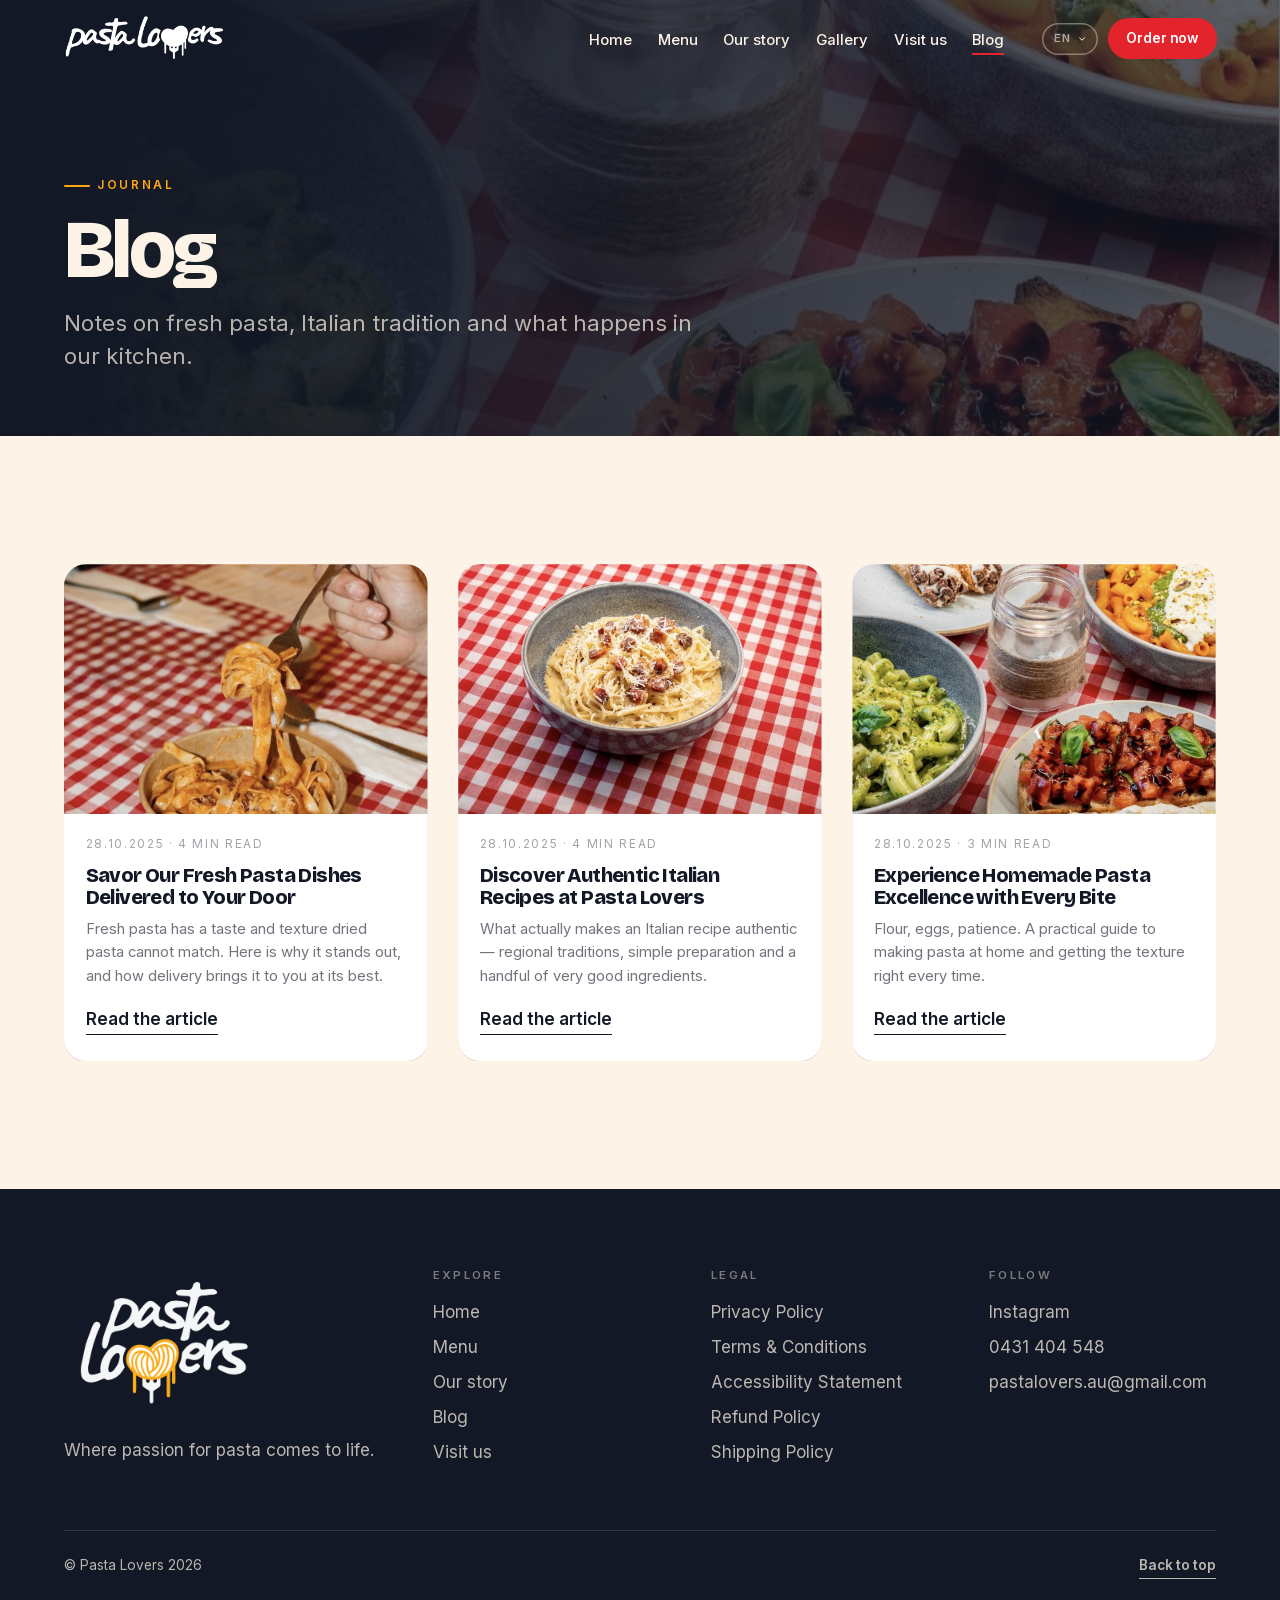
<file: blog.html>
<!doctype html>
<html lang="en">
<head>
<meta charset="utf-8">
<script>document.documentElement.classList.add('js');</script>
<meta name="viewport" content="width=device-width, initial-scale=1, viewport-fit=cover">
<title>Blog — Pasta Lovers</title>
<meta name="description" content="Notes on fresh pasta, Italian tradition and what happens in our kitchen.">
<link rel="canonical" href="https://pastalovers.com.au/blog.html">
<meta name="theme-color" content="#fdf4e7">
<link rel="icon" href="assets/img/icon.png" type="image/png">
<link rel="apple-touch-icon" href="assets/img/icon.png">

<meta property="og:url" content="https://pastalovers.com.au/blog.html">
<meta property="og:type" content="website">
<meta property="og:title" content="Blog — Pasta Lovers">
<meta property="og:description" content="Notes on fresh pasta, Italian tradition and what happens in our kitchen.">
<meta property="og:image" content="https://pastalovers.com.au/assets/img/flatlay.jpg">

<link rel="preload" href="assets/fonts/bricolage-latin.woff2" as="font" type="font/woff2" crossorigin>
<link rel="preload" href="assets/fonts/inter-latin.woff2" as="font" type="font/woff2" crossorigin>
<link rel="stylesheet" href="css/style.css">

<script src="i18n/en.js"></script>
<script src="i18n/it.js"></script>
<script src="i18n/de.js"></script>
<script src="i18n/fr.js"></script>
<script src="js/menu-data.js"></script>
<script src="js/main.js" defer></script>
</head>

<body>

<a class="skip" href="#main" data-i18n="a11y.skip">Skip to content</a>
<div class="progress" aria-hidden="true"></div>
<div class="cursor" aria-hidden="true"></div>

<header class="header">
  <div class="header__inner">
    <a class="brand" href="index.html" data-i18n-attr="aria-label:a11y.logo">
      <img src="assets/img/logo-wide-dark.png" alt="Pasta Lovers" width="176" height="52">
    </a>

    <nav class="nav" aria-label="Main">
      <ul class="nav__list">
        <li><a class="nav__link" href="index.html" data-i18n="nav.home">Home</a></li>
        <li><a class="nav__link" href="menu.html" data-i18n="nav.menu">Menu</a></li>
        <li><a class="nav__link" href="index.html#story" data-i18n="nav.story">Our story</a></li>
        <li><a class="nav__link" href="index.html#gallery" data-i18n="nav.gallery">Gallery</a></li>
        <li><a class="nav__link" href="index.html#visit" data-i18n="nav.visit">Visit us</a></li>
        <li><a class="nav__link" href="blog.html" data-i18n="nav.blog">Blog</a></li>
      </ul>
    </nav>

    <div class="header__actions">
      <div class="lang" data-open="false">
        <button class="lang__btn" type="button" aria-haspopup="listbox" aria-expanded="false" data-i18n-attr="aria-label:nav.langLabel">
          <span class="lang__code">EN</span>
          <svg viewBox="0 0 24 24" aria-hidden="true"><path d="M6 9l6 6 6-6" fill="none" stroke="currentColor" stroke-width="2.4" stroke-linecap="round" stroke-linejoin="round"/></svg>
        </button>
        <div class="lang__menu" role="listbox"></div>
      </div>

      <a class="btn btn--accent btn--sm" href="https://order.pastalovers.com.au/online-ordering" target="_blank" rel="noopener" data-magnetic="0.18">
        <span data-i18n="nav.order">Order now</span>
      </a>

      <button class="burger" type="button" aria-expanded="false" aria-controls="drawer" aria-label="Open menu">
        <span></span><span></span><span></span>
      </button>
    </div>
  </div>
</header>

<div class="drawer" id="drawer" aria-hidden="true">
  <nav class="drawer__list" aria-label="Mobile">
    <a class="drawer__link" href="index.html" data-i18n="nav.home">Home</a>
    <a class="drawer__link" href="menu.html" data-i18n="nav.menu">Menu</a>
    <a class="drawer__link" href="index.html#story" data-i18n="nav.story">Our story</a>
    <a class="drawer__link" href="index.html#gallery" data-i18n="nav.gallery">Gallery</a>
    <a class="drawer__link" href="index.html#visit" data-i18n="nav.visit">Visit us</a>
    <a class="drawer__link" href="blog.html" data-i18n="nav.blog">Blog</a>
  </nav>
  <div class="drawer__foot">
    <a href="tel:+61431404548">0431 404 548</a>
    <a href="mailto:pastalovers.au@gmail.com">pastalovers.au@gmail.com</a>
    <a href="https://www.instagram.com/pastalovers_goldcoast" target="_blank" rel="noopener">Instagram</a>
  </div>
</div>

<main id="main">

  <section class="pagehead">
    <div class="pagehead__bg" aria-hidden="true">
      <img src="assets/img/flatlay.jpg" alt="" decoding="async">
    </div>
    <div class="wrap stack">
      <p class="kicker" data-i18n="blog.kicker">Journal</p>
      <h1 class="d1" data-reveal data-i18n="blog.title" data-i18n-split>Blog</h1>
      <p class="lead" data-i18n="blog.body">Notes on fresh pasta, Italian tradition and what happens in our kitchen.</p>
    </div>
  </section>

  <section class="section">
    <div class="wrap">
      <div class="posts" data-stagger="110">
        <article class="post" data-reveal>
          <a class="post__media" href="blog-fresh-pasta-delivered.html">
            <img src="assets/img/bolognese.jpg" alt="" loading="lazy" decoding="async">
          </a>
          <div class="post__body">
            <p class="post__meta">28.10.2025 &middot; 4 <span data-i18n="blog.readtime">min read</span></p>
            <h2 class="post__title"><a href="blog-fresh-pasta-delivered.html" data-i18n="post1.title">Post</a></h2>
            <p class="post__excerpt" data-i18n="post1.excerpt">Excerpt</p>
            <p class="post__more"><a class="link-u" href="blog-fresh-pasta-delivered.html" data-i18n="blog.readmore">Read the article</a></p>
          </div>
        </article>
        <article class="post" data-reveal>
          <a class="post__media" href="blog-authentic-italian-recipes.html">
            <img src="assets/img/carbonara.jpg" alt="" loading="lazy" decoding="async">
          </a>
          <div class="post__body">
            <p class="post__meta">28.10.2025 &middot; 4 <span data-i18n="blog.readtime">min read</span></p>
            <h2 class="post__title"><a href="blog-authentic-italian-recipes.html" data-i18n="post2.title">Post</a></h2>
            <p class="post__excerpt" data-i18n="post2.excerpt">Excerpt</p>
            <p class="post__more"><a class="link-u" href="blog-authentic-italian-recipes.html" data-i18n="blog.readmore">Read the article</a></p>
          </div>
        </article>
        <article class="post" data-reveal>
          <a class="post__media" href="blog-homemade-pasta.html">
            <img src="assets/img/flatlay.jpg" alt="" loading="lazy" decoding="async">
          </a>
          <div class="post__body">
            <p class="post__meta">28.10.2025 &middot; 3 <span data-i18n="blog.readtime">min read</span></p>
            <h2 class="post__title"><a href="blog-homemade-pasta.html" data-i18n="post3.title">Post</a></h2>
            <p class="post__excerpt" data-i18n="post3.excerpt">Excerpt</p>
            <p class="post__more"><a class="link-u" href="blog-homemade-pasta.html" data-i18n="blog.readmore">Read the article</a></p>
          </div>
        </article>
      </div>
    </div>
  </section>
</main>

<footer class="footer">
  <div class="wrap">
    <div class="footer__grid">
      <div>
        <img class="footer__logo" src="assets/img/logo-stacked-light.png" alt="Pasta Lovers" loading="lazy">
        <p data-i18n="footer.tagline">Where passion for pasta comes to life.</p>
      </div>
      <div>
        <h4 data-i18n="footer.explore">Explore</h4>
        <ul>
          <li><a href="index.html" data-i18n="nav.home">Home</a></li>
          <li><a href="menu.html" data-i18n="nav.menu">Menu</a></li>
          <li><a href="index.html#story" data-i18n="nav.story">Our story</a></li>
          <li><a href="blog.html" data-i18n="nav.blog">Blog</a></li>
          <li><a href="index.html#visit" data-i18n="nav.visit">Visit us</a></li>
        </ul>
      </div>
      <div>
        <h4 data-i18n="footer.legalTitle">Legal</h4>
        <ul>
          <li><a href="privacy.html" data-i18n="footer.privacy">Privacy Policy</a></li>
          <li><a href="terms.html" data-i18n="footer.terms">Terms &amp; Conditions</a></li>
          <li><a href="accessibility.html" data-i18n="footer.accessibility">Accessibility Statement</a></li>
          <li><a href="refund.html" data-i18n="footer.refund">Refund Policy</a></li>
          <li><a href="shipping.html" data-i18n="footer.shipping">Shipping Policy</a></li>
        </ul>
      </div>
      <div>
        <h4 data-i18n="footer.followTitle">Follow</h4>
        <ul>
          <li><a href="https://www.instagram.com/pastalovers_goldcoast" target="_blank" rel="noopener">Instagram</a></li>
          <li><a href="tel:+61431404548">0431 404 548</a></li>
          <li><a href="mailto:pastalovers.au@gmail.com">pastalovers.au@gmail.com</a></li>
        </ul>
      </div>
    </div>
    <div class="footer__bottom">
      <p><span data-i18n="footer.rights">&copy; Pasta Lovers</span> <span data-year>2026</span></p>
      <a class="link-u" href="#main" data-i18n="footer.backTop">Back to top</a>
    </div>
  </div>
</footer>

</body>
</html>
</file>
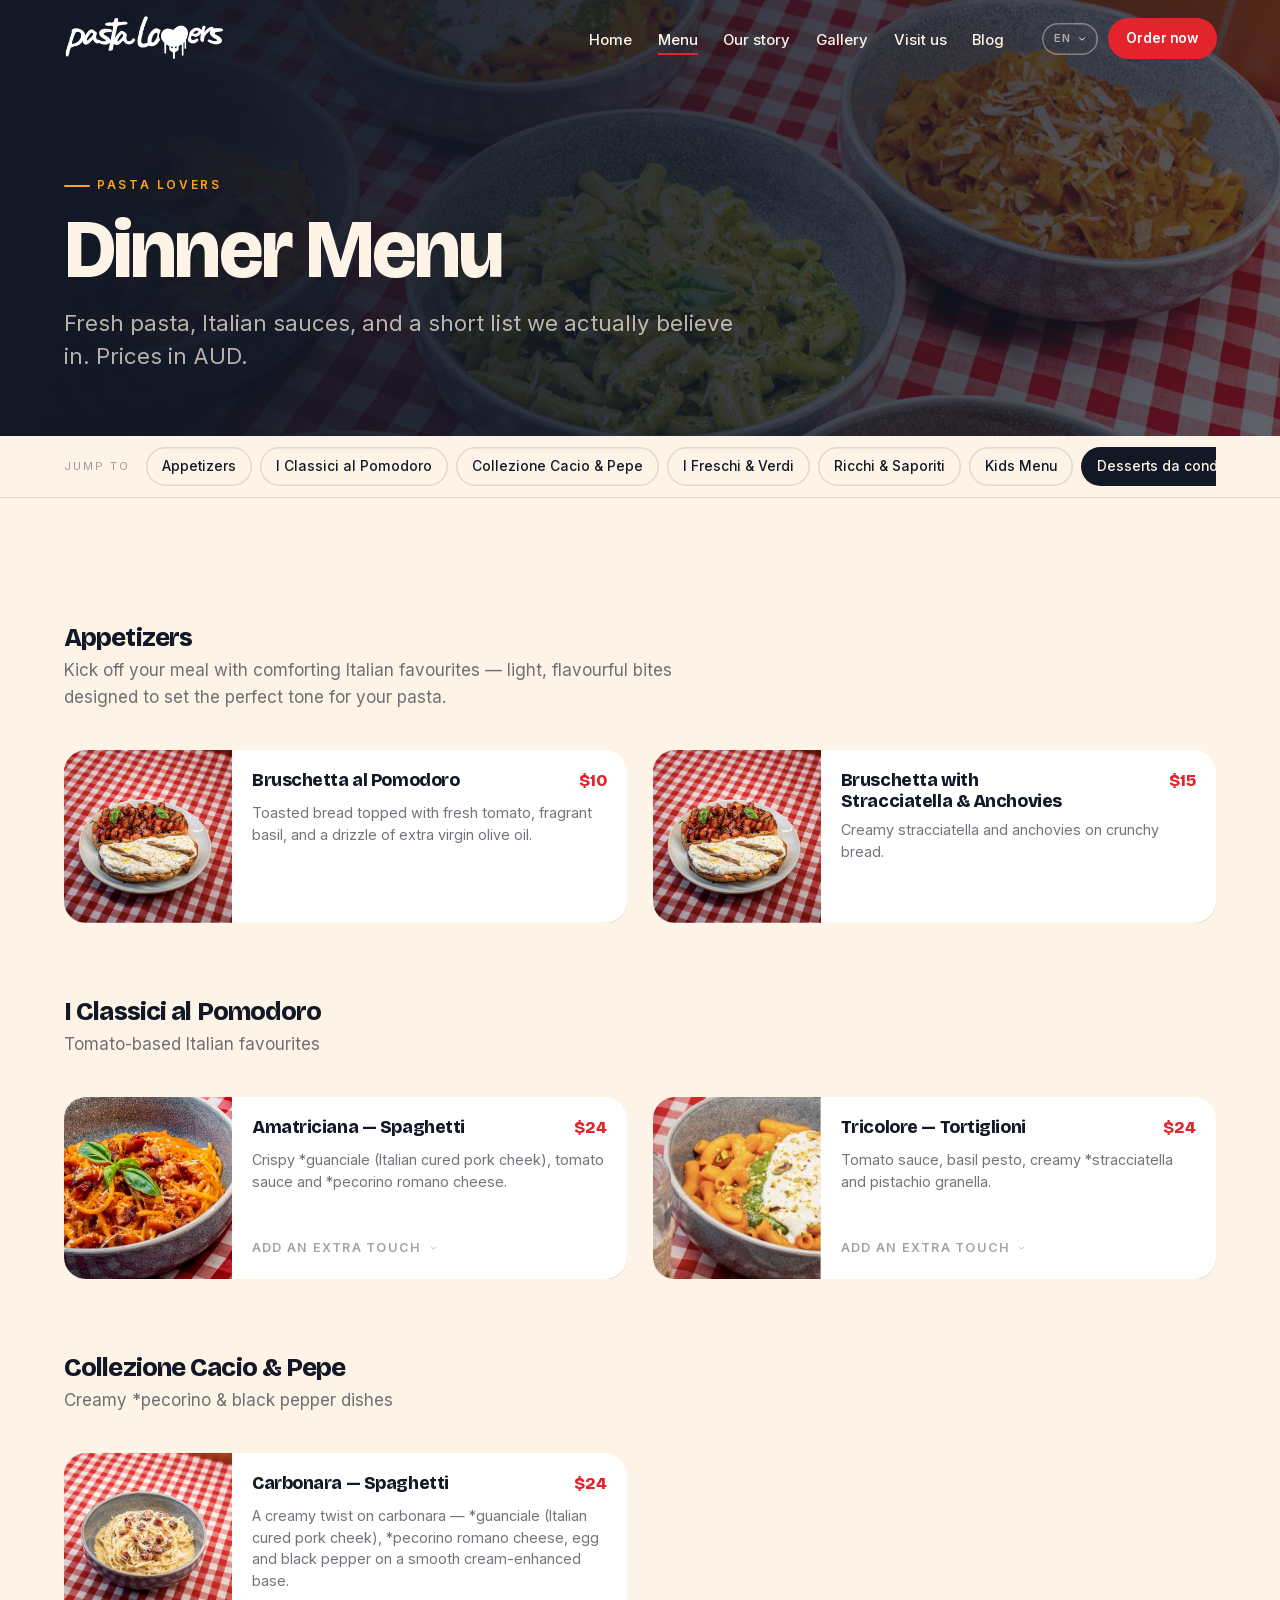
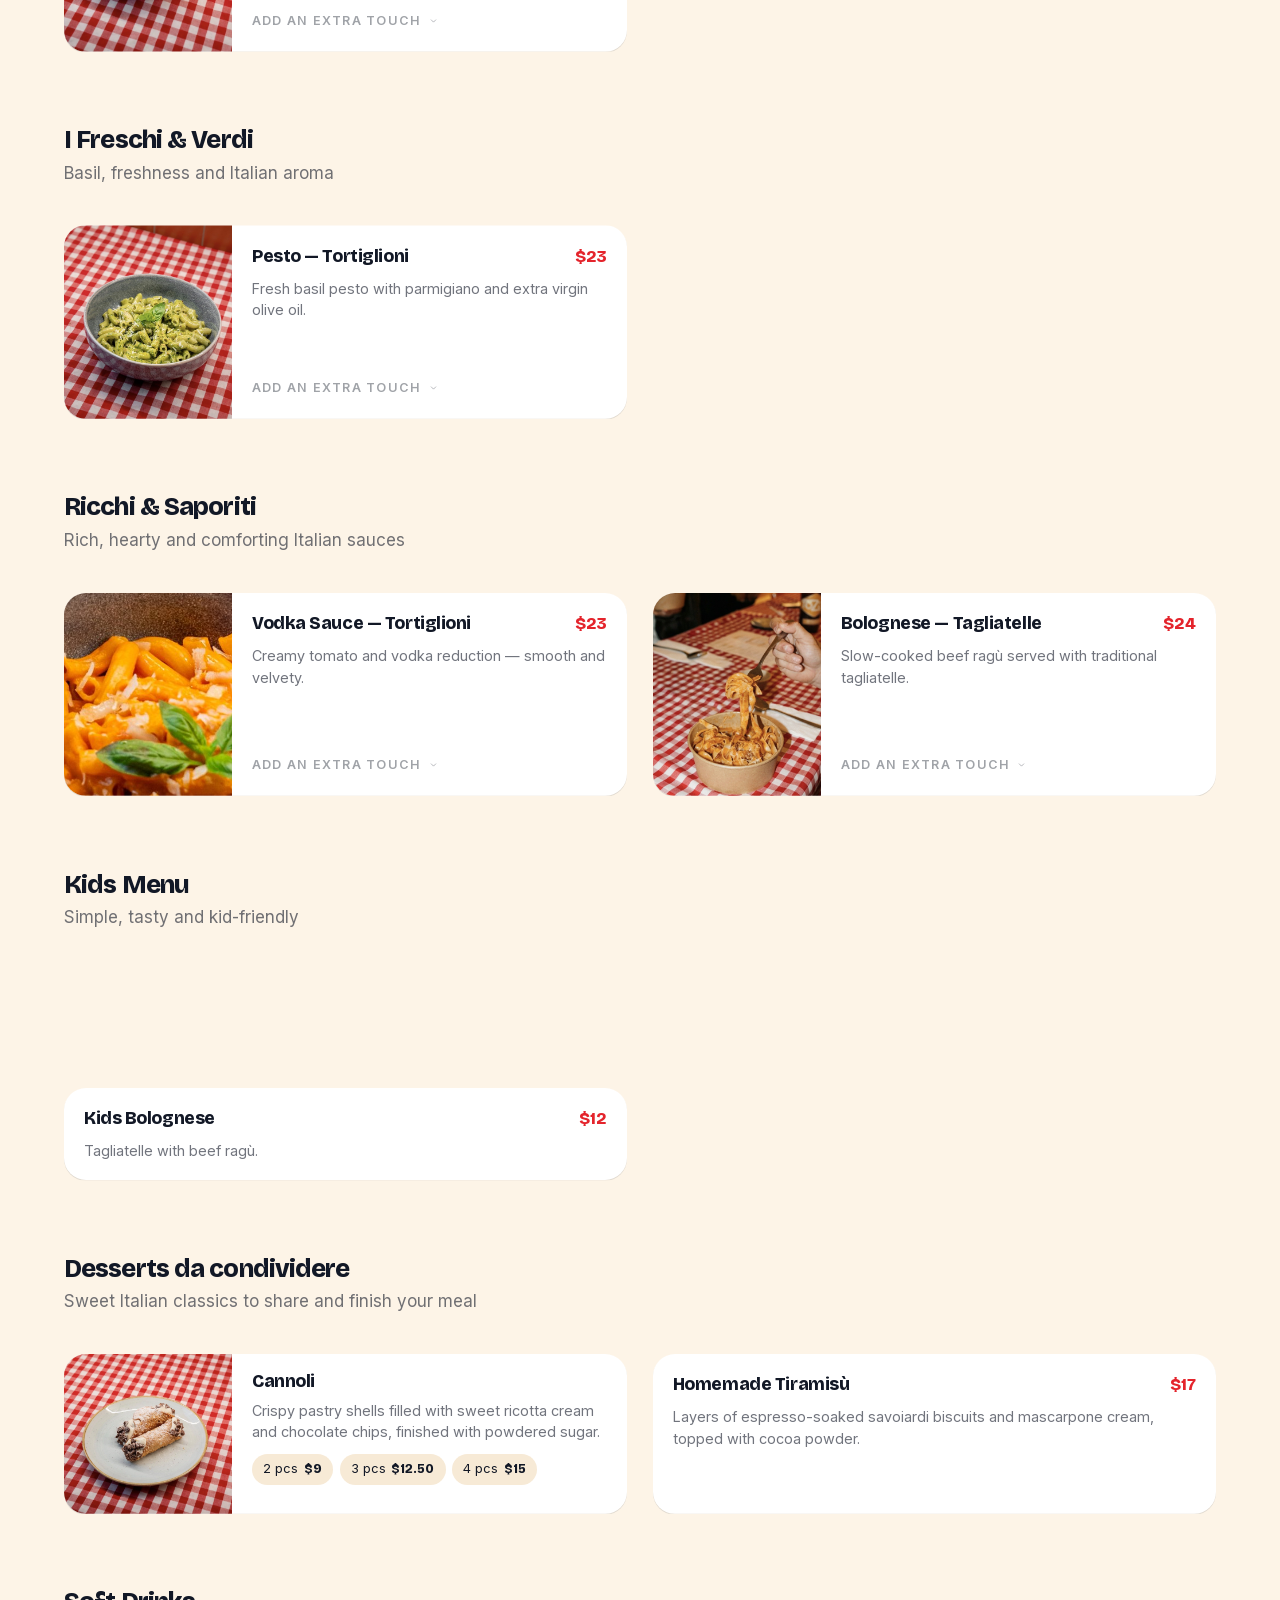
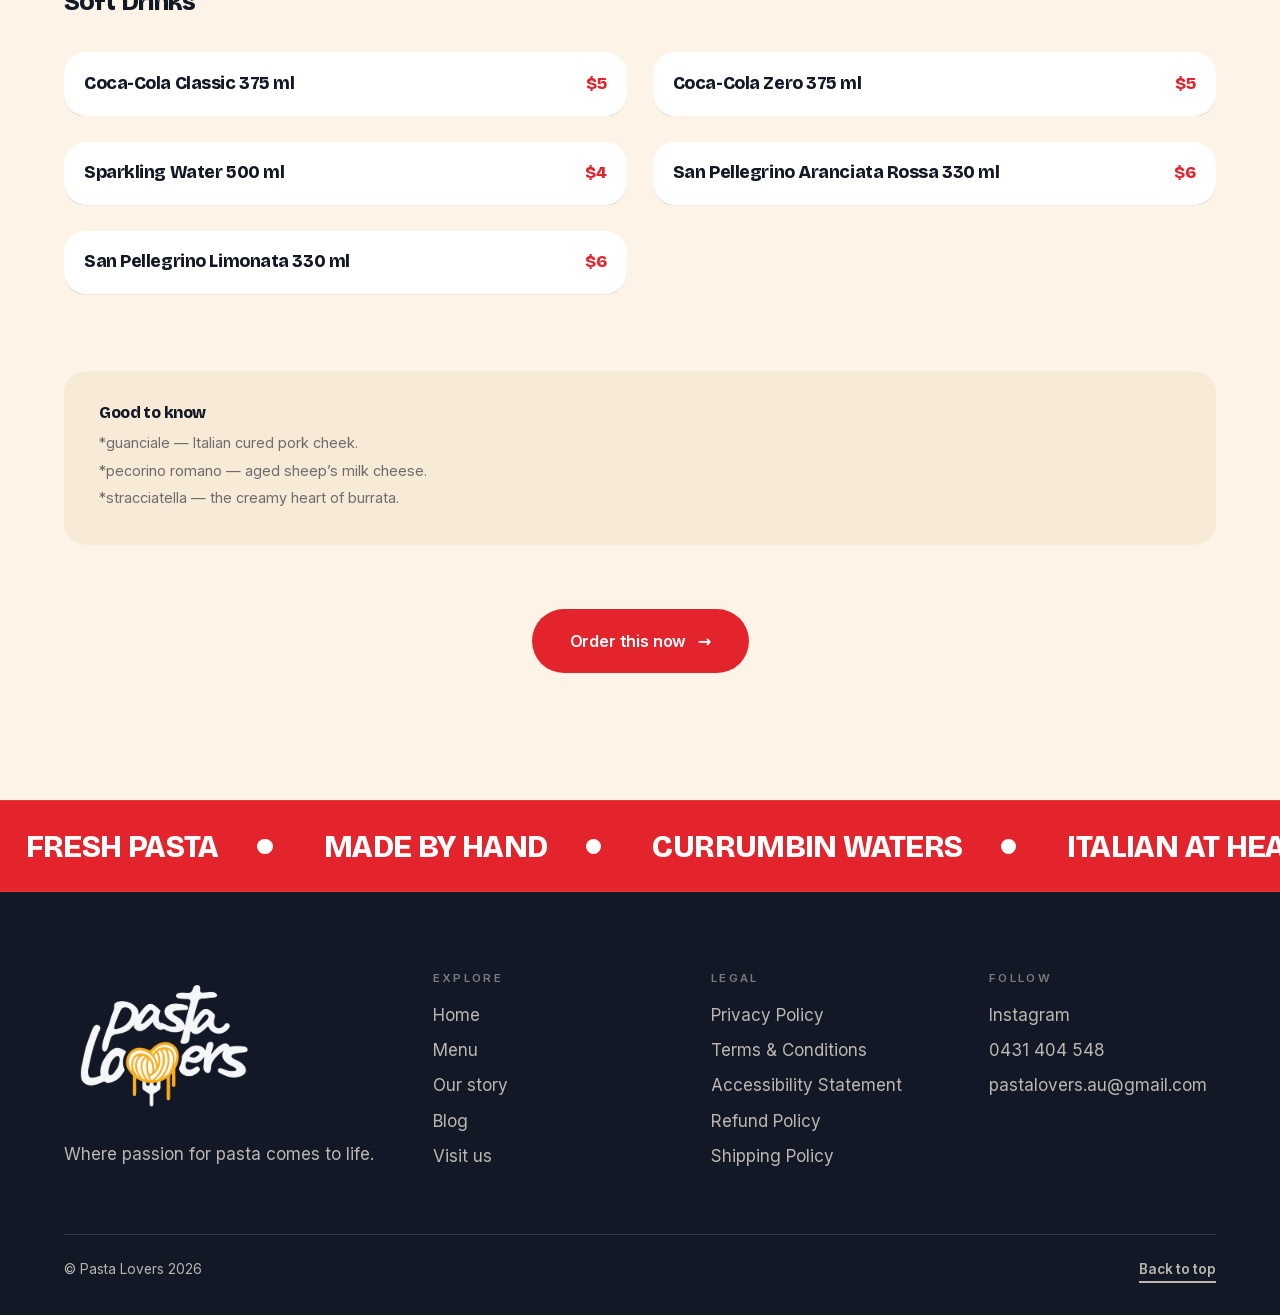
<file: menu.html>
<!doctype html>
<html lang="en">
<head>
<meta charset="utf-8">
<script>document.documentElement.classList.add('js');</script>
<meta name="viewport" content="width=device-width, initial-scale=1, viewport-fit=cover">
<title>Menu — Pasta Lovers, Currumbin Waters</title>
<meta name="description" content="The Pasta Lovers dinner menu: appetizers, fresh pasta, kids menu, desserts and drinks. Prices in AUD.">
<link rel="canonical" href="https://pastalovers.com.au/menu.html">
<meta name="theme-color" content="#fdf4e7">
<link rel="icon" href="assets/img/icon.png" type="image/png">
<link rel="apple-touch-icon" href="assets/img/icon.png">

<meta property="og:url" content="https://pastalovers.com.au/menu.html">
<meta property="og:type" content="website">
<meta property="og:title" content="Menu — Pasta Lovers">
<meta property="og:description" content="Fresh pasta, Italian sauces and a short list we actually believe in.">
<meta property="og:image" content="https://pastalovers.com.au/assets/img/pastas.jpg">

<link rel="preload" href="assets/fonts/bricolage-latin.woff2" as="font" type="font/woff2" crossorigin>
<link rel="preload" href="assets/fonts/inter-latin.woff2" as="font" type="font/woff2" crossorigin>
<link rel="stylesheet" href="css/style.css">

<script src="i18n/en.js"></script>
<script src="i18n/it.js"></script>
<script src="i18n/de.js"></script>
<script src="i18n/fr.js"></script>
<script src="js/menu-data.js"></script>
<script src="js/main.js" defer></script>
</head>

<body>

<a class="skip" href="#main" data-i18n="a11y.skip">Skip to content</a>
<div class="progress" aria-hidden="true"></div>
<div class="cursor" aria-hidden="true"></div>

<header class="header">
  <div class="header__inner">
    <a class="brand" href="index.html" data-i18n-attr="aria-label:a11y.logo">
      <img src="assets/img/logo-wide-dark.png" alt="Pasta Lovers" width="176" height="52">
    </a>

    <nav class="nav" aria-label="Main">
      <ul class="nav__list">
        <li><a class="nav__link" href="index.html" data-i18n="nav.home">Home</a></li>
        <li><a class="nav__link" href="menu.html" data-i18n="nav.menu">Menu</a></li>
        <li><a class="nav__link" href="index.html#story" data-i18n="nav.story">Our story</a></li>
        <li><a class="nav__link" href="index.html#gallery" data-i18n="nav.gallery">Gallery</a></li>
        <li><a class="nav__link" href="index.html#visit" data-i18n="nav.visit">Visit us</a></li>
        <li><a class="nav__link" href="blog.html" data-i18n="nav.blog">Blog</a></li>
      </ul>
    </nav>

    <div class="header__actions">
      <div class="lang" data-open="false">
        <button class="lang__btn" type="button" aria-haspopup="listbox" aria-expanded="false" data-i18n-attr="aria-label:nav.langLabel">
          <span class="lang__code">EN</span>
          <svg viewBox="0 0 24 24" aria-hidden="true"><path d="M6 9l6 6 6-6" fill="none" stroke="currentColor" stroke-width="2.4" stroke-linecap="round" stroke-linejoin="round"/></svg>
        </button>
        <div class="lang__menu" role="listbox"></div>
      </div>

      <a class="btn btn--accent btn--sm" href="https://order.pastalovers.com.au/online-ordering" target="_blank" rel="noopener" data-magnetic="0.18">
        <span data-i18n="nav.order">Order now</span>
      </a>

      <button class="burger" type="button" aria-expanded="false" aria-controls="drawer" aria-label="Open menu">
        <span></span><span></span><span></span>
      </button>
    </div>
  </div>
</header>

<div class="drawer" id="drawer" aria-hidden="true">
  <nav class="drawer__list" aria-label="Mobile">
    <a class="drawer__link" href="index.html" data-i18n="nav.home">Home</a>
    <a class="drawer__link" href="menu.html" data-i18n="nav.menu">Menu</a>
    <a class="drawer__link" href="index.html#story" data-i18n="nav.story">Our story</a>
    <a class="drawer__link" href="index.html#gallery" data-i18n="nav.gallery">Gallery</a>
    <a class="drawer__link" href="index.html#visit" data-i18n="nav.visit">Visit us</a>
    <a class="drawer__link" href="blog.html" data-i18n="nav.blog">Blog</a>
  </nav>
  <div class="drawer__foot">
    <a href="tel:+61431404548">0431 404 548</a>
    <a href="mailto:pastalovers.au@gmail.com">pastalovers.au@gmail.com</a>
    <a href="https://www.instagram.com/pastalovers_goldcoast" target="_blank" rel="noopener">Instagram</a>
  </div>
</div>

<main id="main">

  <section class="pagehead">
    <div class="pagehead__bg" aria-hidden="true">
      <img src="assets/img/pastas.jpg" alt="" loading="eager" decoding="async">
    </div>
    <div class="wrap stack">
      <p class="kicker" data-i18n="menuPage.kicker">Pasta Lovers</p>
      <h1 class="d1" data-reveal data-i18n="menuPage.title" data-i18n-split>Dinner Menu</h1>
      <p class="lead" data-i18n="menuPage.body">Fresh pasta, Italian sauces, and a short list we actually believe in.</p>
    </div>
  </section>

  <nav class="menunav" aria-label="Menu sections">
    <div class="wrap">
      <div class="menunav__inner">
        <span class="menunav__label" data-i18n="menuPage.jump">Jump to</span>
        <div id="menu-chips" style="display:flex; gap:.5rem;"></div>
      </div>
    </div>
  </nav>

  <section class="section">
    <div class="wrap">
      <div id="menu-root"></div>

      <div class="glossary" data-reveal>
        <h3 data-i18n="menuPage.glossaryTitle">Good to know</h3>
        <ul>
          <li data-i18n="menuPage.glossary1">*guanciale — Italian cured pork cheek.</li>
          <li data-i18n="menuPage.glossary2">*pecorino romano — aged sheep's milk cheese.</li>
          <li data-i18n="menuPage.glossary3">*stracciatella — the creamy heart of burrata.</li>
        </ul>
      </div>

      <div style="margin-top:clamp(2.5rem,5vw,4rem); text-align:center;" data-reveal>
        <a class="btn btn--accent btn--lg" href="https://order.pastalovers.com.au/online-ordering" target="_blank" rel="noopener" data-magnetic="0.2">
          <span data-i18n="menuPage.cta">Order this now</span>
          <span class="btn-i" aria-hidden="true">→</span>
        </a>
      </div>
    </div>
  </section>

  <div class="marquee marquee--accent" aria-hidden="true">
    <div class="marquee__track">
      <div class="marquee__group">
        <span class="marquee__item" data-i18n="marquee.1">Fresh pasta</span>
        <span class="marquee__item" data-i18n="marquee.2">Made by hand</span>
        <span class="marquee__item" data-i18n="marquee.3">Currumbin Waters</span>
        <span class="marquee__item" data-i18n="marquee.4">Italian at heart</span>
        <span class="marquee__item" data-i18n="marquee.5">Pickup · Dine-in</span>
      </div>
    </div>
  </div>

</main>

<footer class="footer">
  <div class="wrap">
    <div class="footer__grid">
      <div>
        <img class="footer__logo" src="assets/img/logo-stacked-light.png" alt="Pasta Lovers" loading="lazy">
        <p data-i18n="footer.tagline">Where passion for pasta comes to life.</p>
      </div>
      <div>
        <h4 data-i18n="footer.explore">Explore</h4>
        <ul>
          <li><a href="index.html" data-i18n="nav.home">Home</a></li>
          <li><a href="menu.html" data-i18n="nav.menu">Menu</a></li>
          <li><a href="index.html#story" data-i18n="nav.story">Our story</a></li>
          <li><a href="blog.html" data-i18n="nav.blog">Blog</a></li>
          <li><a href="index.html#visit" data-i18n="nav.visit">Visit us</a></li>
        </ul>
      </div>
      <div>
        <h4 data-i18n="footer.legalTitle">Legal</h4>
        <ul>
          <li><a href="privacy.html" data-i18n="footer.privacy">Privacy Policy</a></li>
          <li><a href="terms.html" data-i18n="footer.terms">Terms &amp; Conditions</a></li>
          <li><a href="accessibility.html" data-i18n="footer.accessibility">Accessibility Statement</a></li>
          <li><a href="refund.html" data-i18n="footer.refund">Refund Policy</a></li>
          <li><a href="shipping.html" data-i18n="footer.shipping">Shipping Policy</a></li>
        </ul>
      </div>
      <div>
        <h4 data-i18n="footer.followTitle">Follow</h4>
        <ul>
          <li><a href="https://www.instagram.com/pastalovers_goldcoast" target="_blank" rel="noopener">Instagram</a></li>
          <li><a href="tel:+61431404548">0431 404 548</a></li>
          <li><a href="mailto:pastalovers.au@gmail.com">pastalovers.au@gmail.com</a></li>
        </ul>
      </div>
    </div>
    <div class="footer__bottom">
      <p><span data-i18n="footer.rights">© Pasta Lovers</span> <span data-year>2026</span></p>
      <a class="link-u" href="#main" data-i18n="footer.backTop">Back to top</a>
    </div>
  </div>
</footer>

</body>
</html>
</file>
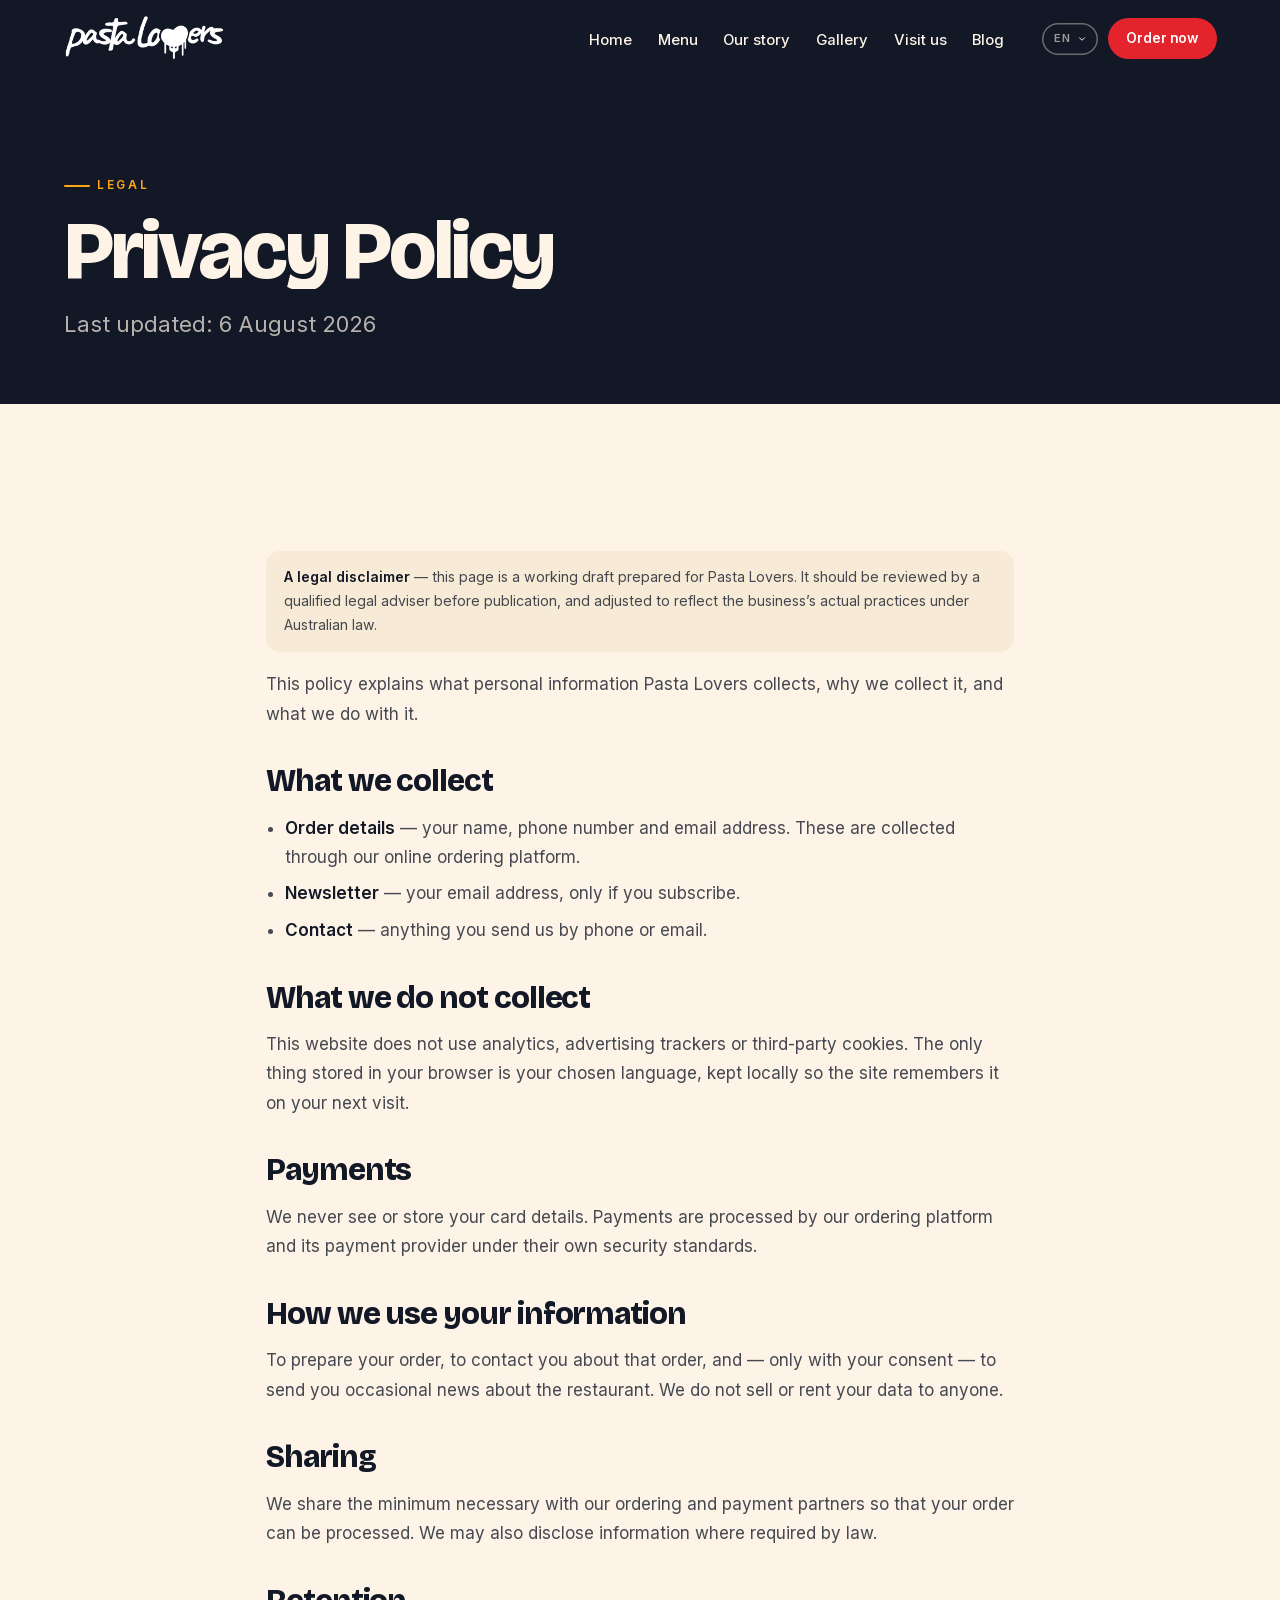
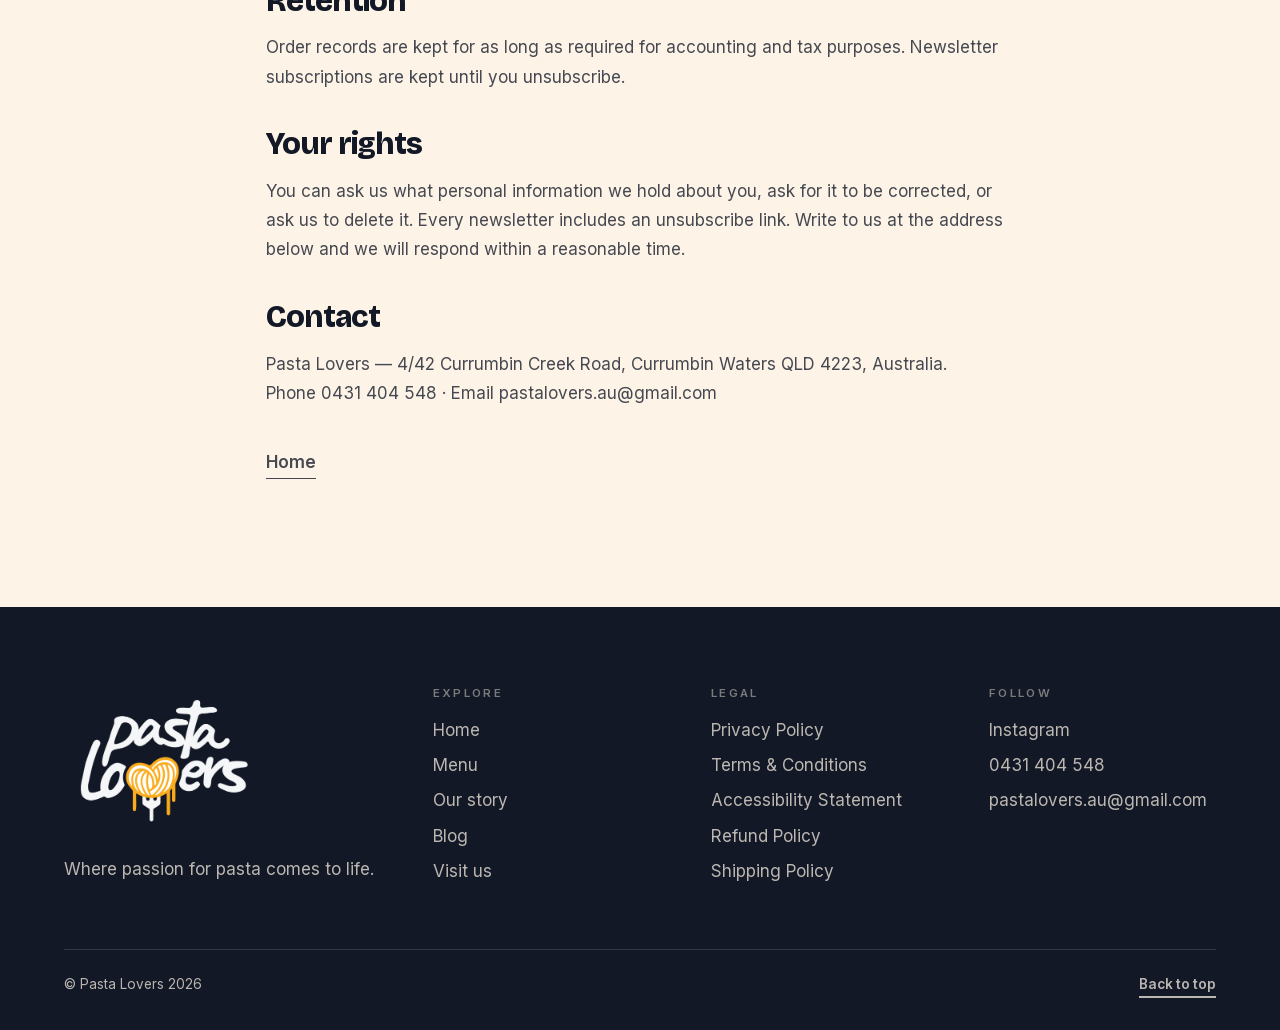
<file: privacy.html>
<!doctype html>
<html lang="en">
<head>
<meta charset="utf-8">
<script>document.documentElement.classList.add('js');</script>
<meta name="viewport" content="width=device-width, initial-scale=1, viewport-fit=cover">
<title>Privacy Policy — Pasta Lovers</title>
<meta name="description" content="How Pasta Lovers collects, uses and protects your personal information.">
<link rel="canonical" href="https://pastalovers.com.au/privacy.html">
<meta name="theme-color" content="#fdf4e7">
<link rel="icon" href="assets/img/icon.png" type="image/png">
<link rel="apple-touch-icon" href="assets/img/icon.png">

<meta property="og:url" content="https://pastalovers.com.au/privacy.html">
<meta property="og:type" content="website">
<meta property="og:title" content="Privacy Policy — Pasta Lovers">
<meta property="og:description" content="How Pasta Lovers collects, uses and protects your personal information.">
<meta property="og:image" content="https://pastalovers.com.au/assets/img/flatlay.jpg">

<link rel="preload" href="assets/fonts/bricolage-latin.woff2" as="font" type="font/woff2" crossorigin>
<link rel="preload" href="assets/fonts/inter-latin.woff2" as="font" type="font/woff2" crossorigin>
<link rel="stylesheet" href="css/style.css">

<script src="i18n/en.js"></script>
<script src="i18n/it.js"></script>
<script src="i18n/de.js"></script>
<script src="i18n/fr.js"></script>
<script src="js/menu-data.js"></script>
<script src="js/main.js" defer></script>
</head>

<body>

<a class="skip" href="#main" data-i18n="a11y.skip">Skip to content</a>
<div class="progress" aria-hidden="true"></div>
<div class="cursor" aria-hidden="true"></div>

<header class="header">
  <div class="header__inner">
    <a class="brand" href="index.html" data-i18n-attr="aria-label:a11y.logo">
      <img src="assets/img/logo-wide-dark.png" alt="Pasta Lovers" width="176" height="52">
    </a>

    <nav class="nav" aria-label="Main">
      <ul class="nav__list">
        <li><a class="nav__link" href="index.html" data-i18n="nav.home">Home</a></li>
        <li><a class="nav__link" href="menu.html" data-i18n="nav.menu">Menu</a></li>
        <li><a class="nav__link" href="index.html#story" data-i18n="nav.story">Our story</a></li>
        <li><a class="nav__link" href="index.html#gallery" data-i18n="nav.gallery">Gallery</a></li>
        <li><a class="nav__link" href="index.html#visit" data-i18n="nav.visit">Visit us</a></li>
        <li><a class="nav__link" href="blog.html" data-i18n="nav.blog">Blog</a></li>
      </ul>
    </nav>

    <div class="header__actions">
      <div class="lang" data-open="false">
        <button class="lang__btn" type="button" aria-haspopup="listbox" aria-expanded="false" data-i18n-attr="aria-label:nav.langLabel">
          <span class="lang__code">EN</span>
          <svg viewBox="0 0 24 24" aria-hidden="true"><path d="M6 9l6 6 6-6" fill="none" stroke="currentColor" stroke-width="2.4" stroke-linecap="round" stroke-linejoin="round"/></svg>
        </button>
        <div class="lang__menu" role="listbox"></div>
      </div>

      <a class="btn btn--accent btn--sm" href="https://order.pastalovers.com.au/online-ordering" target="_blank" rel="noopener" data-magnetic="0.18">
        <span data-i18n="nav.order">Order now</span>
      </a>

      <button class="burger" type="button" aria-expanded="false" aria-controls="drawer" aria-label="Open menu">
        <span></span><span></span><span></span>
      </button>
    </div>
  </div>
</header>

<div class="drawer" id="drawer" aria-hidden="true">
  <nav class="drawer__list" aria-label="Mobile">
    <a class="drawer__link" href="index.html" data-i18n="nav.home">Home</a>
    <a class="drawer__link" href="menu.html" data-i18n="nav.menu">Menu</a>
    <a class="drawer__link" href="index.html#story" data-i18n="nav.story">Our story</a>
    <a class="drawer__link" href="index.html#gallery" data-i18n="nav.gallery">Gallery</a>
    <a class="drawer__link" href="index.html#visit" data-i18n="nav.visit">Visit us</a>
    <a class="drawer__link" href="blog.html" data-i18n="nav.blog">Blog</a>
  </nav>
  <div class="drawer__foot">
    <a href="tel:+61431404548">0431 404 548</a>
    <a href="mailto:pastalovers.au@gmail.com">pastalovers.au@gmail.com</a>
    <a href="https://www.instagram.com/pastalovers_goldcoast" target="_blank" rel="noopener">Instagram</a>
  </div>
</div>

<main id="main">

  <section class="pagehead">
    <div class="wrap stack">
      <p class="kicker" data-i18n="footer.legalTitle">Legal</p>
      <h1 class="d2" data-reveal data-i18n="legal.privacy.title" data-i18n-split>Privacy Policy</h1>
      <p class="lead">Last updated: 6 August 2026</p>
    </div>
  </section>

  <section class="section">
    <div class="wrap">
      <article class="prose" data-reveal="fade">
        <p class="notice" data-lang-not="en" data-i18n="legal.enOnly" hidden></p>
        <p class="notice"><strong data-i18n="legal.disclaimerTitle">A legal disclaimer</strong> &mdash; this page is a working draft prepared for Pasta Lovers. It should be reviewed by a qualified legal adviser before publication, and adjusted to reflect the business&rsquo;s actual practices under Australian law.</p>
        <p>This policy explains what personal information Pasta Lovers collects, why we collect it, and what we do with it.</p>

        <h2>What we collect</h2>
        <ul>
          <li><strong>Order details</strong> &mdash; your name, phone number and email address. These are collected through our online ordering platform.</li>
          <li><strong>Newsletter</strong> &mdash; your email address, only if you subscribe.</li>
          <li><strong>Contact</strong> &mdash; anything you send us by phone or email.</li>
        </ul>

        <h2>What we do not collect</h2>
        <p>This website does not use analytics, advertising trackers or third-party cookies. The only thing stored in your browser is your chosen language, kept locally so the site remembers it on your next visit.</p>

        <h2>Payments</h2>
        <p>We never see or store your card details. Payments are processed by our ordering platform and its payment provider under their own security standards.</p>

        <h2>How we use your information</h2>
        <p>To prepare your order, to contact you about that order, and &mdash; only with your consent &mdash; to send you occasional news about the restaurant. We do not sell or rent your data to anyone.</p>

        <h2>Sharing</h2>
        <p>We share the minimum necessary with our ordering and payment partners so that your order can be processed. We may also disclose information where required by law.</p>

        <h2>Retention</h2>
        <p>Order records are kept for as long as required for accounting and tax purposes. Newsletter subscriptions are kept until you unsubscribe.</p>

        <h2>Your rights</h2>
        <p>You can ask us what personal information we hold about you, ask for it to be corrected, or ask us to delete it. Every newsletter includes an unsubscribe link. Write to us at the address below and we will respond within a reasonable time.</p>
        <h2>Contact</h2>
        <p>Pasta Lovers &mdash; 4/42 Currumbin Creek Road, Currumbin Waters QLD 4223, Australia.<br>
        Phone <a href="tel:+61431404548">0431 404 548</a> &middot; Email <a href="mailto:pastalovers.au@gmail.com">pastalovers.au@gmail.com</a></p>
        <p style="margin-top:2.5rem;"><a class="link-u" href="index.html" data-i18n="nav.home">Home</a></p>
      </article>
    </div>
  </section>
</main>

<footer class="footer">
  <div class="wrap">
    <div class="footer__grid">
      <div>
        <img class="footer__logo" src="assets/img/logo-stacked-light.png" alt="Pasta Lovers" loading="lazy">
        <p data-i18n="footer.tagline">Where passion for pasta comes to life.</p>
      </div>
      <div>
        <h4 data-i18n="footer.explore">Explore</h4>
        <ul>
          <li><a href="index.html" data-i18n="nav.home">Home</a></li>
          <li><a href="menu.html" data-i18n="nav.menu">Menu</a></li>
          <li><a href="index.html#story" data-i18n="nav.story">Our story</a></li>
          <li><a href="blog.html" data-i18n="nav.blog">Blog</a></li>
          <li><a href="index.html#visit" data-i18n="nav.visit">Visit us</a></li>
        </ul>
      </div>
      <div>
        <h4 data-i18n="footer.legalTitle">Legal</h4>
        <ul>
          <li><a href="privacy.html" data-i18n="footer.privacy">Privacy Policy</a></li>
          <li><a href="terms.html" data-i18n="footer.terms">Terms &amp; Conditions</a></li>
          <li><a href="accessibility.html" data-i18n="footer.accessibility">Accessibility Statement</a></li>
          <li><a href="refund.html" data-i18n="footer.refund">Refund Policy</a></li>
          <li><a href="shipping.html" data-i18n="footer.shipping">Shipping Policy</a></li>
        </ul>
      </div>
      <div>
        <h4 data-i18n="footer.followTitle">Follow</h4>
        <ul>
          <li><a href="https://www.instagram.com/pastalovers_goldcoast" target="_blank" rel="noopener">Instagram</a></li>
          <li><a href="tel:+61431404548">0431 404 548</a></li>
          <li><a href="mailto:pastalovers.au@gmail.com">pastalovers.au@gmail.com</a></li>
        </ul>
      </div>
    </div>
    <div class="footer__bottom">
      <p><span data-i18n="footer.rights">&copy; Pasta Lovers</span> <span data-year>2026</span></p>
      <a class="link-u" href="#main" data-i18n="footer.backTop">Back to top</a>
    </div>
  </div>
</footer>

</body>
</html>
</file>
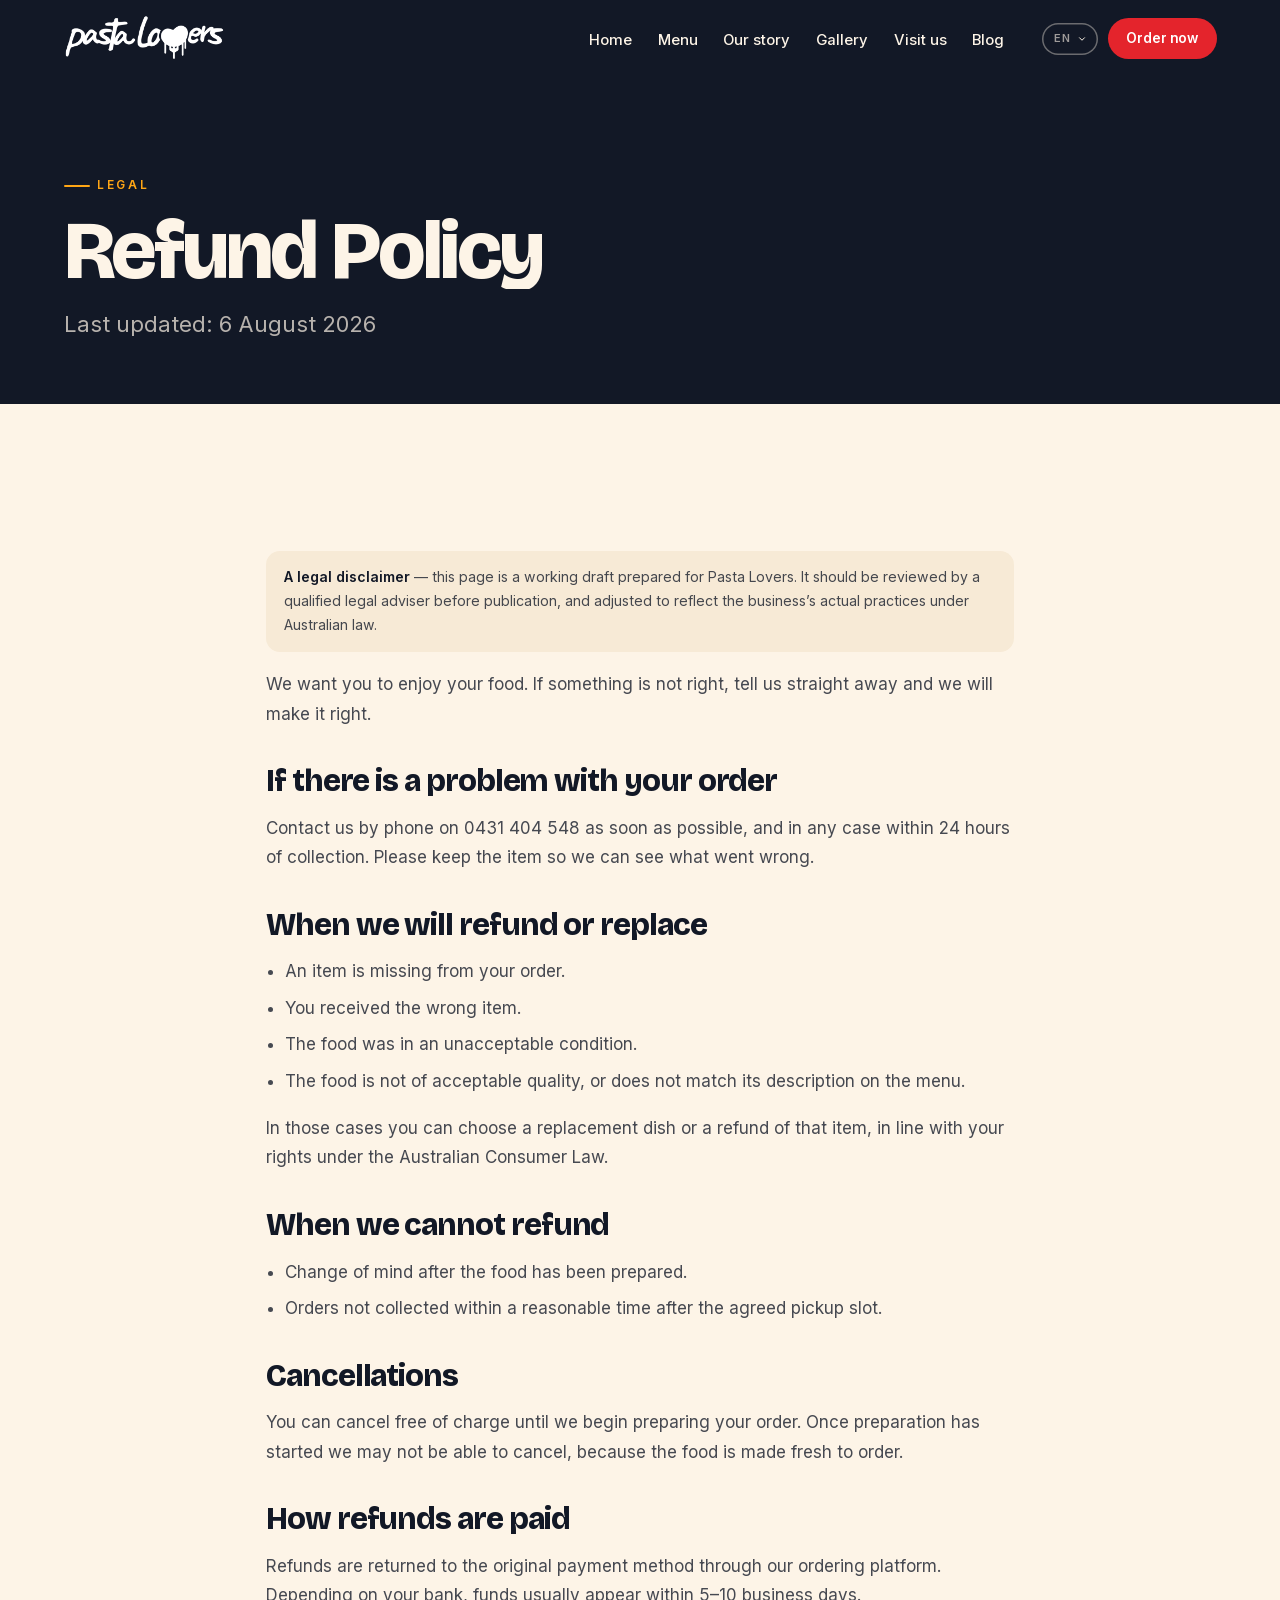
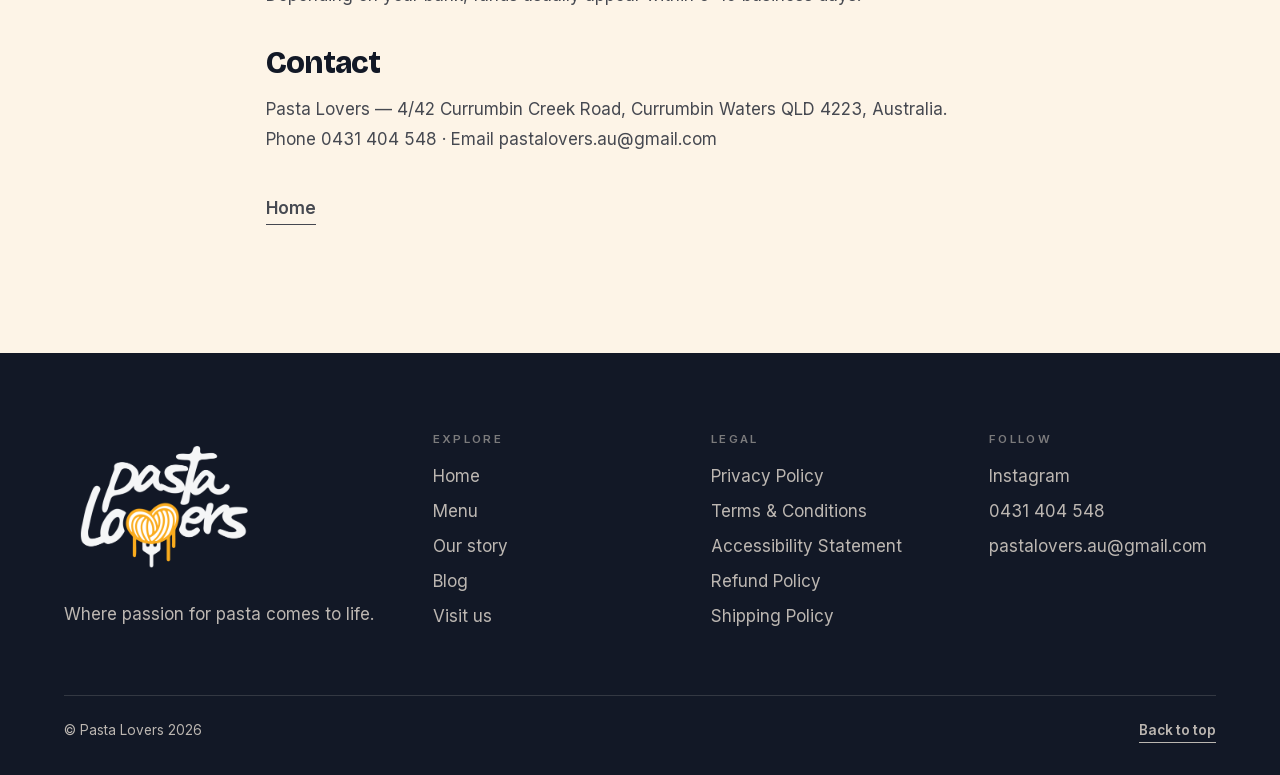
<file: refund.html>
<!doctype html>
<html lang="en">
<head>
<meta charset="utf-8">
<script>document.documentElement.classList.add('js');</script>
<meta name="viewport" content="width=device-width, initial-scale=1, viewport-fit=cover">
<title>Refund Policy — Pasta Lovers</title>
<meta name="description" content="When Pasta Lovers will refund or replace an order.">
<link rel="canonical" href="https://pastalovers.com.au/refund.html">
<meta name="theme-color" content="#fdf4e7">
<link rel="icon" href="assets/img/icon.png" type="image/png">
<link rel="apple-touch-icon" href="assets/img/icon.png">

<meta property="og:url" content="https://pastalovers.com.au/refund.html">
<meta property="og:type" content="website">
<meta property="og:title" content="Refund Policy — Pasta Lovers">
<meta property="og:description" content="When Pasta Lovers will refund or replace an order.">
<meta property="og:image" content="https://pastalovers.com.au/assets/img/flatlay.jpg">

<link rel="preload" href="assets/fonts/bricolage-latin.woff2" as="font" type="font/woff2" crossorigin>
<link rel="preload" href="assets/fonts/inter-latin.woff2" as="font" type="font/woff2" crossorigin>
<link rel="stylesheet" href="css/style.css">

<script src="i18n/en.js"></script>
<script src="i18n/it.js"></script>
<script src="i18n/de.js"></script>
<script src="i18n/fr.js"></script>
<script src="js/menu-data.js"></script>
<script src="js/main.js" defer></script>
</head>

<body>

<a class="skip" href="#main" data-i18n="a11y.skip">Skip to content</a>
<div class="progress" aria-hidden="true"></div>
<div class="cursor" aria-hidden="true"></div>

<header class="header">
  <div class="header__inner">
    <a class="brand" href="index.html" data-i18n-attr="aria-label:a11y.logo">
      <img src="assets/img/logo-wide-dark.png" alt="Pasta Lovers" width="176" height="52">
    </a>

    <nav class="nav" aria-label="Main">
      <ul class="nav__list">
        <li><a class="nav__link" href="index.html" data-i18n="nav.home">Home</a></li>
        <li><a class="nav__link" href="menu.html" data-i18n="nav.menu">Menu</a></li>
        <li><a class="nav__link" href="index.html#story" data-i18n="nav.story">Our story</a></li>
        <li><a class="nav__link" href="index.html#gallery" data-i18n="nav.gallery">Gallery</a></li>
        <li><a class="nav__link" href="index.html#visit" data-i18n="nav.visit">Visit us</a></li>
        <li><a class="nav__link" href="blog.html" data-i18n="nav.blog">Blog</a></li>
      </ul>
    </nav>

    <div class="header__actions">
      <div class="lang" data-open="false">
        <button class="lang__btn" type="button" aria-haspopup="listbox" aria-expanded="false" data-i18n-attr="aria-label:nav.langLabel">
          <span class="lang__code">EN</span>
          <svg viewBox="0 0 24 24" aria-hidden="true"><path d="M6 9l6 6 6-6" fill="none" stroke="currentColor" stroke-width="2.4" stroke-linecap="round" stroke-linejoin="round"/></svg>
        </button>
        <div class="lang__menu" role="listbox"></div>
      </div>

      <a class="btn btn--accent btn--sm" href="https://order.pastalovers.com.au/online-ordering" target="_blank" rel="noopener" data-magnetic="0.18">
        <span data-i18n="nav.order">Order now</span>
      </a>

      <button class="burger" type="button" aria-expanded="false" aria-controls="drawer" aria-label="Open menu">
        <span></span><span></span><span></span>
      </button>
    </div>
  </div>
</header>

<div class="drawer" id="drawer" aria-hidden="true">
  <nav class="drawer__list" aria-label="Mobile">
    <a class="drawer__link" href="index.html" data-i18n="nav.home">Home</a>
    <a class="drawer__link" href="menu.html" data-i18n="nav.menu">Menu</a>
    <a class="drawer__link" href="index.html#story" data-i18n="nav.story">Our story</a>
    <a class="drawer__link" href="index.html#gallery" data-i18n="nav.gallery">Gallery</a>
    <a class="drawer__link" href="index.html#visit" data-i18n="nav.visit">Visit us</a>
    <a class="drawer__link" href="blog.html" data-i18n="nav.blog">Blog</a>
  </nav>
  <div class="drawer__foot">
    <a href="tel:+61431404548">0431 404 548</a>
    <a href="mailto:pastalovers.au@gmail.com">pastalovers.au@gmail.com</a>
    <a href="https://www.instagram.com/pastalovers_goldcoast" target="_blank" rel="noopener">Instagram</a>
  </div>
</div>

<main id="main">

  <section class="pagehead">
    <div class="wrap stack">
      <p class="kicker" data-i18n="footer.legalTitle">Legal</p>
      <h1 class="d2" data-reveal data-i18n="legal.refund.title" data-i18n-split>Refund Policy</h1>
      <p class="lead">Last updated: 6 August 2026</p>
    </div>
  </section>

  <section class="section">
    <div class="wrap">
      <article class="prose" data-reveal="fade">
        <p class="notice" data-lang-not="en" data-i18n="legal.enOnly" hidden></p>
        <p class="notice"><strong data-i18n="legal.disclaimerTitle">A legal disclaimer</strong> &mdash; this page is a working draft prepared for Pasta Lovers. It should be reviewed by a qualified legal adviser before publication, and adjusted to reflect the business&rsquo;s actual practices under Australian law.</p>
        <p>We want you to enjoy your food. If something is not right, tell us straight away and we will make it right.</p>

        <h2>If there is a problem with your order</h2>
        <p>Contact us by phone on <a href="tel:+61431404548">0431 404 548</a> as soon as possible, and in any case within 24 hours of collection. Please keep the item so we can see what went wrong.</p>

        <h2>When we will refund or replace</h2>
        <ul>
          <li>An item is missing from your order.</li>
          <li>You received the wrong item.</li>
          <li>The food was in an unacceptable condition.</li>
          <li>The food is not of acceptable quality, or does not match its description on the menu.</li>
        </ul>
        <p>In those cases you can choose a replacement dish or a refund of that item, in line with your rights under the Australian Consumer Law.</p>

        <h2>When we cannot refund</h2>
        <ul>
          <li>Change of mind after the food has been prepared.</li>
          <li>Orders not collected within a reasonable time after the agreed pickup slot.</li>
        </ul>

        <h2>Cancellations</h2>
        <p>You can cancel free of charge until we begin preparing your order. Once preparation has started we may not be able to cancel, because the food is made fresh to order.</p>

        <h2>How refunds are paid</h2>
        <p>Refunds are returned to the original payment method through our ordering platform. Depending on your bank, funds usually appear within 5&ndash;10 business days.</p>
        <h2>Contact</h2>
        <p>Pasta Lovers &mdash; 4/42 Currumbin Creek Road, Currumbin Waters QLD 4223, Australia.<br>
        Phone <a href="tel:+61431404548">0431 404 548</a> &middot; Email <a href="mailto:pastalovers.au@gmail.com">pastalovers.au@gmail.com</a></p>
        <p style="margin-top:2.5rem;"><a class="link-u" href="index.html" data-i18n="nav.home">Home</a></p>
      </article>
    </div>
  </section>
</main>

<footer class="footer">
  <div class="wrap">
    <div class="footer__grid">
      <div>
        <img class="footer__logo" src="assets/img/logo-stacked-light.png" alt="Pasta Lovers" loading="lazy">
        <p data-i18n="footer.tagline">Where passion for pasta comes to life.</p>
      </div>
      <div>
        <h4 data-i18n="footer.explore">Explore</h4>
        <ul>
          <li><a href="index.html" data-i18n="nav.home">Home</a></li>
          <li><a href="menu.html" data-i18n="nav.menu">Menu</a></li>
          <li><a href="index.html#story" data-i18n="nav.story">Our story</a></li>
          <li><a href="blog.html" data-i18n="nav.blog">Blog</a></li>
          <li><a href="index.html#visit" data-i18n="nav.visit">Visit us</a></li>
        </ul>
      </div>
      <div>
        <h4 data-i18n="footer.legalTitle">Legal</h4>
        <ul>
          <li><a href="privacy.html" data-i18n="footer.privacy">Privacy Policy</a></li>
          <li><a href="terms.html" data-i18n="footer.terms">Terms &amp; Conditions</a></li>
          <li><a href="accessibility.html" data-i18n="footer.accessibility">Accessibility Statement</a></li>
          <li><a href="refund.html" data-i18n="footer.refund">Refund Policy</a></li>
          <li><a href="shipping.html" data-i18n="footer.shipping">Shipping Policy</a></li>
        </ul>
      </div>
      <div>
        <h4 data-i18n="footer.followTitle">Follow</h4>
        <ul>
          <li><a href="https://www.instagram.com/pastalovers_goldcoast" target="_blank" rel="noopener">Instagram</a></li>
          <li><a href="tel:+61431404548">0431 404 548</a></li>
          <li><a href="mailto:pastalovers.au@gmail.com">pastalovers.au@gmail.com</a></li>
        </ul>
      </div>
    </div>
    <div class="footer__bottom">
      <p><span data-i18n="footer.rights">&copy; Pasta Lovers</span> <span data-year>2026</span></p>
      <a class="link-u" href="#main" data-i18n="footer.backTop">Back to top</a>
    </div>
  </div>
</footer>

</body>
</html>
</file>
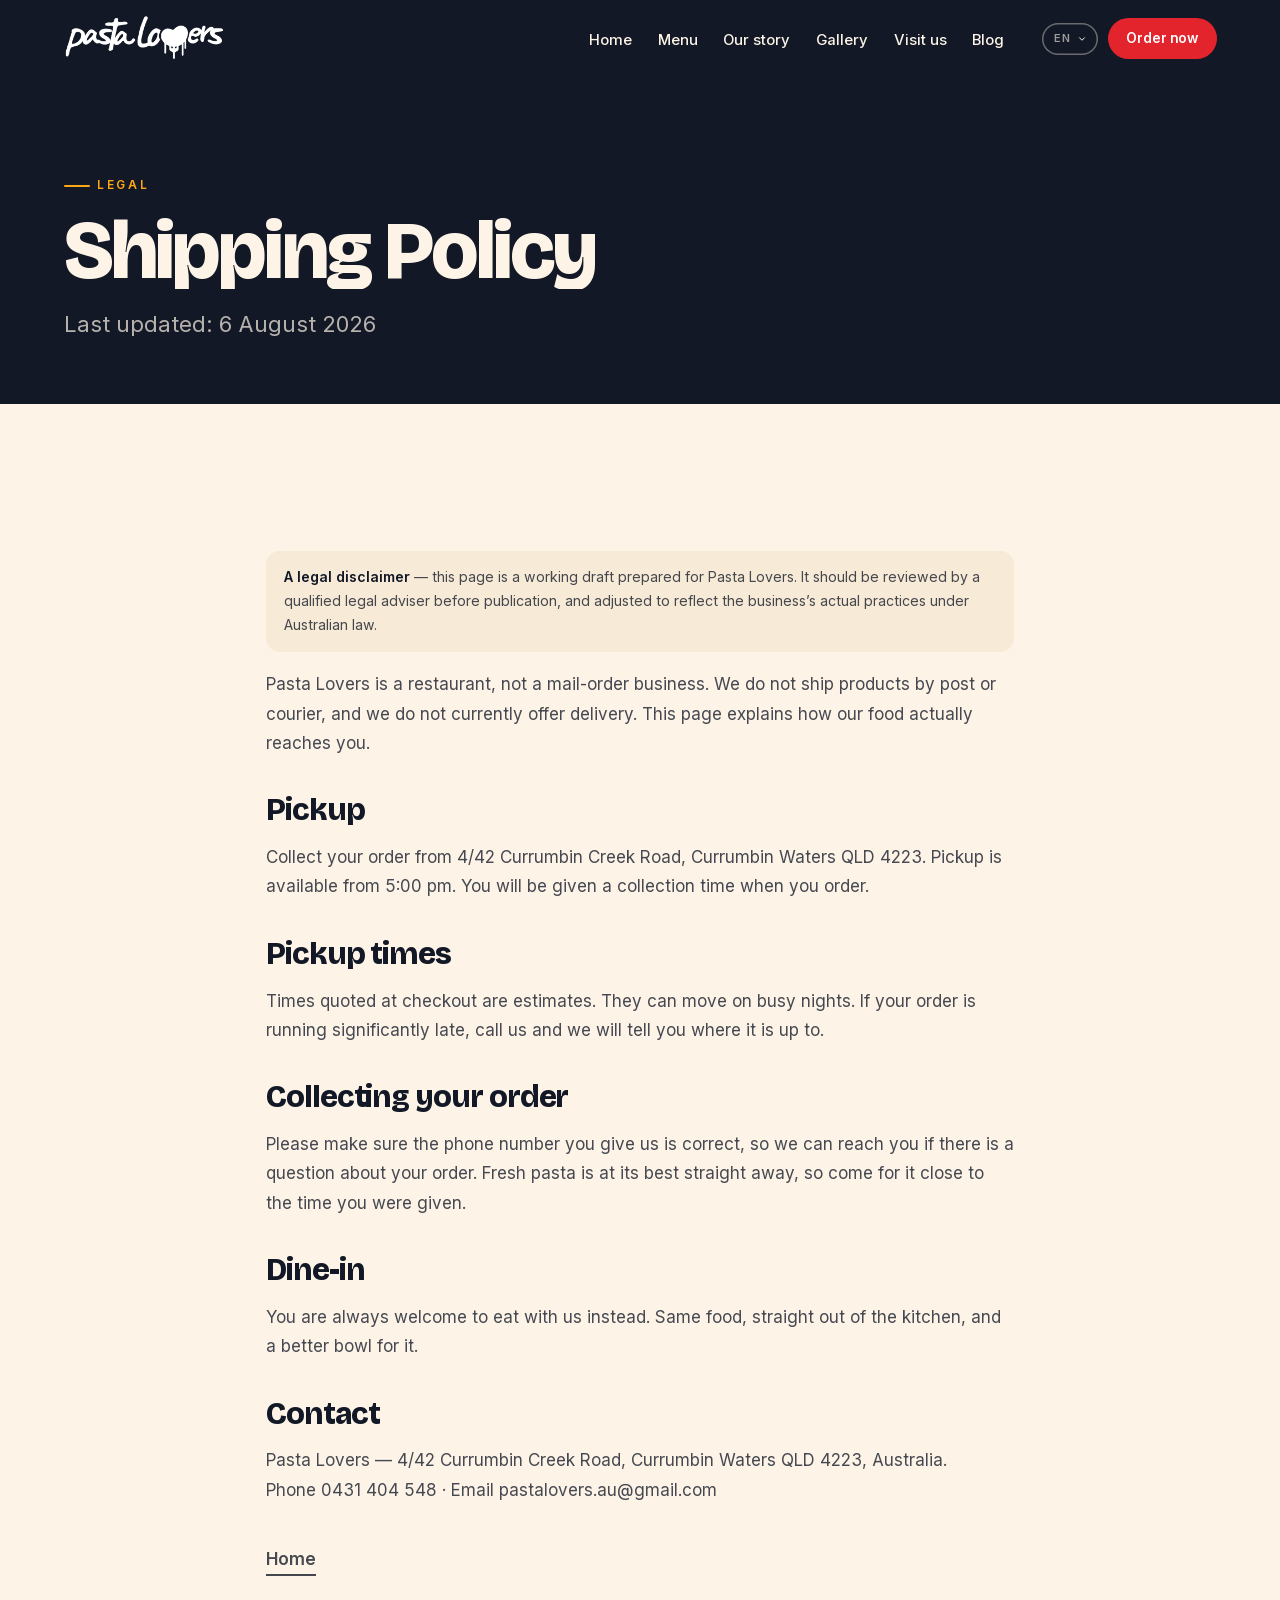
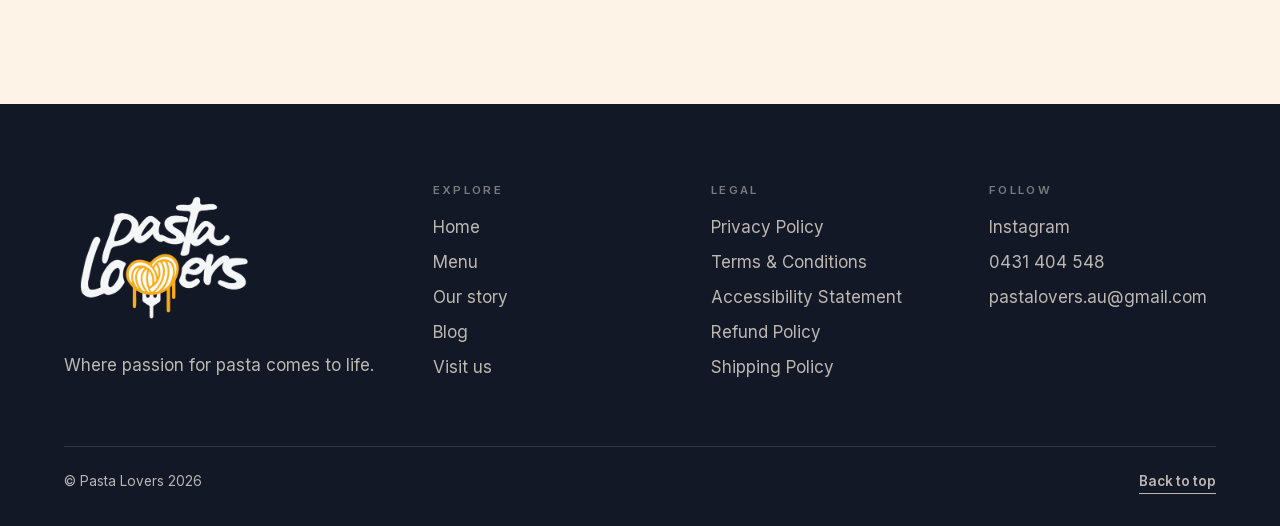
<file: shipping.html>
<!doctype html>
<html lang="en">
<head>
<meta charset="utf-8">
<script>document.documentElement.classList.add('js');</script>
<meta name="viewport" content="width=device-width, initial-scale=1, viewport-fit=cover">
<title>Shipping Policy — Pasta Lovers</title>
<meta name="description" content="How pickup and dine-in work at Pasta Lovers.">
<link rel="canonical" href="https://pastalovers.com.au/shipping.html">
<meta name="theme-color" content="#fdf4e7">
<link rel="icon" href="assets/img/icon.png" type="image/png">
<link rel="apple-touch-icon" href="assets/img/icon.png">

<meta property="og:url" content="https://pastalovers.com.au/shipping.html">
<meta property="og:type" content="website">
<meta property="og:title" content="Shipping Policy — Pasta Lovers">
<meta property="og:description" content="How pickup and dine-in work at Pasta Lovers.">
<meta property="og:image" content="https://pastalovers.com.au/assets/img/flatlay.jpg">

<link rel="preload" href="assets/fonts/bricolage-latin.woff2" as="font" type="font/woff2" crossorigin>
<link rel="preload" href="assets/fonts/inter-latin.woff2" as="font" type="font/woff2" crossorigin>
<link rel="stylesheet" href="css/style.css">

<script src="i18n/en.js"></script>
<script src="i18n/it.js"></script>
<script src="i18n/de.js"></script>
<script src="i18n/fr.js"></script>
<script src="js/menu-data.js"></script>
<script src="js/main.js" defer></script>
</head>

<body>

<a class="skip" href="#main" data-i18n="a11y.skip">Skip to content</a>
<div class="progress" aria-hidden="true"></div>
<div class="cursor" aria-hidden="true"></div>

<header class="header">
  <div class="header__inner">
    <a class="brand" href="index.html" data-i18n-attr="aria-label:a11y.logo">
      <img src="assets/img/logo-wide-dark.png" alt="Pasta Lovers" width="176" height="52">
    </a>

    <nav class="nav" aria-label="Main">
      <ul class="nav__list">
        <li><a class="nav__link" href="index.html" data-i18n="nav.home">Home</a></li>
        <li><a class="nav__link" href="menu.html" data-i18n="nav.menu">Menu</a></li>
        <li><a class="nav__link" href="index.html#story" data-i18n="nav.story">Our story</a></li>
        <li><a class="nav__link" href="index.html#gallery" data-i18n="nav.gallery">Gallery</a></li>
        <li><a class="nav__link" href="index.html#visit" data-i18n="nav.visit">Visit us</a></li>
        <li><a class="nav__link" href="blog.html" data-i18n="nav.blog">Blog</a></li>
      </ul>
    </nav>

    <div class="header__actions">
      <div class="lang" data-open="false">
        <button class="lang__btn" type="button" aria-haspopup="listbox" aria-expanded="false" data-i18n-attr="aria-label:nav.langLabel">
          <span class="lang__code">EN</span>
          <svg viewBox="0 0 24 24" aria-hidden="true"><path d="M6 9l6 6 6-6" fill="none" stroke="currentColor" stroke-width="2.4" stroke-linecap="round" stroke-linejoin="round"/></svg>
        </button>
        <div class="lang__menu" role="listbox"></div>
      </div>

      <a class="btn btn--accent btn--sm" href="https://order.pastalovers.com.au/online-ordering" target="_blank" rel="noopener" data-magnetic="0.18">
        <span data-i18n="nav.order">Order now</span>
      </a>

      <button class="burger" type="button" aria-expanded="false" aria-controls="drawer" aria-label="Open menu">
        <span></span><span></span><span></span>
      </button>
    </div>
  </div>
</header>

<div class="drawer" id="drawer" aria-hidden="true">
  <nav class="drawer__list" aria-label="Mobile">
    <a class="drawer__link" href="index.html" data-i18n="nav.home">Home</a>
    <a class="drawer__link" href="menu.html" data-i18n="nav.menu">Menu</a>
    <a class="drawer__link" href="index.html#story" data-i18n="nav.story">Our story</a>
    <a class="drawer__link" href="index.html#gallery" data-i18n="nav.gallery">Gallery</a>
    <a class="drawer__link" href="index.html#visit" data-i18n="nav.visit">Visit us</a>
    <a class="drawer__link" href="blog.html" data-i18n="nav.blog">Blog</a>
  </nav>
  <div class="drawer__foot">
    <a href="tel:+61431404548">0431 404 548</a>
    <a href="mailto:pastalovers.au@gmail.com">pastalovers.au@gmail.com</a>
    <a href="https://www.instagram.com/pastalovers_goldcoast" target="_blank" rel="noopener">Instagram</a>
  </div>
</div>

<main id="main">

  <section class="pagehead">
    <div class="wrap stack">
      <p class="kicker" data-i18n="footer.legalTitle">Legal</p>
      <h1 class="d2" data-reveal data-i18n="legal.shipping.title" data-i18n-split>Shipping Policy</h1>
      <p class="lead">Last updated: 6 August 2026</p>
    </div>
  </section>

  <section class="section">
    <div class="wrap">
      <article class="prose" data-reveal="fade">
        <p class="notice" data-lang-not="en" data-i18n="legal.enOnly" hidden></p>
        <p class="notice"><strong data-i18n="legal.disclaimerTitle">A legal disclaimer</strong> &mdash; this page is a working draft prepared for Pasta Lovers. It should be reviewed by a qualified legal adviser before publication, and adjusted to reflect the business&rsquo;s actual practices under Australian law.</p>
        <p>Pasta Lovers is a restaurant, not a mail-order business. We do not ship products by post or courier, and we do not currently offer delivery. This page explains how our food actually reaches you.</p>

        <h2>Pickup</h2>
        <p>Collect your order from 4/42 Currumbin Creek Road, Currumbin Waters QLD 4223. Pickup is available from 5:00 pm. You will be given a collection time when you order.</p>

        <h2>Pickup times</h2>
        <p>Times quoted at checkout are estimates. They can move on busy nights. If your order is running significantly late, call us and we will tell you where it is up to.</p>

        <h2>Collecting your order</h2>
        <p>Please make sure the phone number you give us is correct, so we can reach you if there is a question about your order. Fresh pasta is at its best straight away, so come for it close to the time you were given.</p>

        <h2>Dine-in</h2>
        <p>You are always welcome to eat with us instead. Same food, straight out of the kitchen, and a better bowl for it.</p>
        <h2>Contact</h2>
        <p>Pasta Lovers &mdash; 4/42 Currumbin Creek Road, Currumbin Waters QLD 4223, Australia.<br>
        Phone <a href="tel:+61431404548">0431 404 548</a> &middot; Email <a href="mailto:pastalovers.au@gmail.com">pastalovers.au@gmail.com</a></p>
        <p style="margin-top:2.5rem;"><a class="link-u" href="index.html" data-i18n="nav.home">Home</a></p>
      </article>
    </div>
  </section>
</main>

<footer class="footer">
  <div class="wrap">
    <div class="footer__grid">
      <div>
        <img class="footer__logo" src="assets/img/logo-stacked-light.png" alt="Pasta Lovers" loading="lazy">
        <p data-i18n="footer.tagline">Where passion for pasta comes to life.</p>
      </div>
      <div>
        <h4 data-i18n="footer.explore">Explore</h4>
        <ul>
          <li><a href="index.html" data-i18n="nav.home">Home</a></li>
          <li><a href="menu.html" data-i18n="nav.menu">Menu</a></li>
          <li><a href="index.html#story" data-i18n="nav.story">Our story</a></li>
          <li><a href="blog.html" data-i18n="nav.blog">Blog</a></li>
          <li><a href="index.html#visit" data-i18n="nav.visit">Visit us</a></li>
        </ul>
      </div>
      <div>
        <h4 data-i18n="footer.legalTitle">Legal</h4>
        <ul>
          <li><a href="privacy.html" data-i18n="footer.privacy">Privacy Policy</a></li>
          <li><a href="terms.html" data-i18n="footer.terms">Terms &amp; Conditions</a></li>
          <li><a href="accessibility.html" data-i18n="footer.accessibility">Accessibility Statement</a></li>
          <li><a href="refund.html" data-i18n="footer.refund">Refund Policy</a></li>
          <li><a href="shipping.html" data-i18n="footer.shipping">Shipping Policy</a></li>
        </ul>
      </div>
      <div>
        <h4 data-i18n="footer.followTitle">Follow</h4>
        <ul>
          <li><a href="https://www.instagram.com/pastalovers_goldcoast" target="_blank" rel="noopener">Instagram</a></li>
          <li><a href="tel:+61431404548">0431 404 548</a></li>
          <li><a href="mailto:pastalovers.au@gmail.com">pastalovers.au@gmail.com</a></li>
        </ul>
      </div>
    </div>
    <div class="footer__bottom">
      <p><span data-i18n="footer.rights">&copy; Pasta Lovers</span> <span data-year>2026</span></p>
      <a class="link-u" href="#main" data-i18n="footer.backTop">Back to top</a>
    </div>
  </div>
</footer>

</body>
</html>
</file>
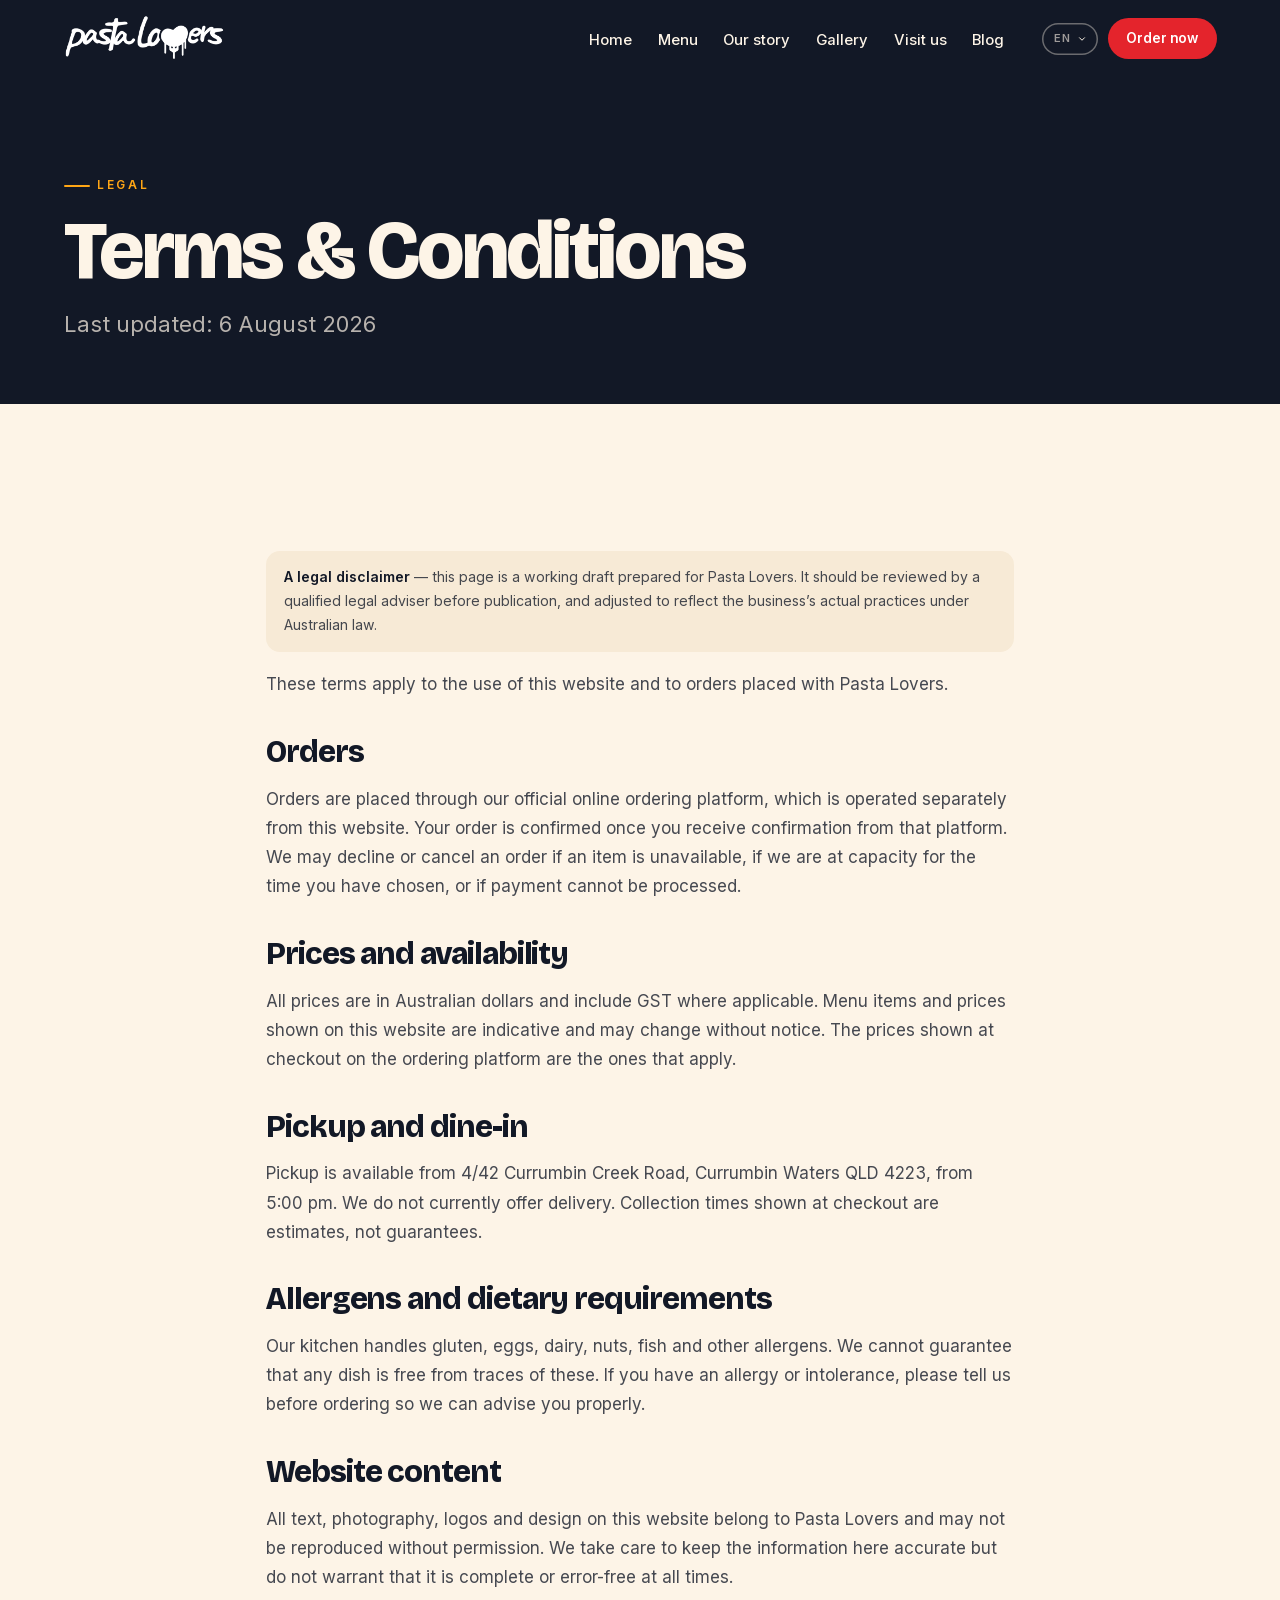
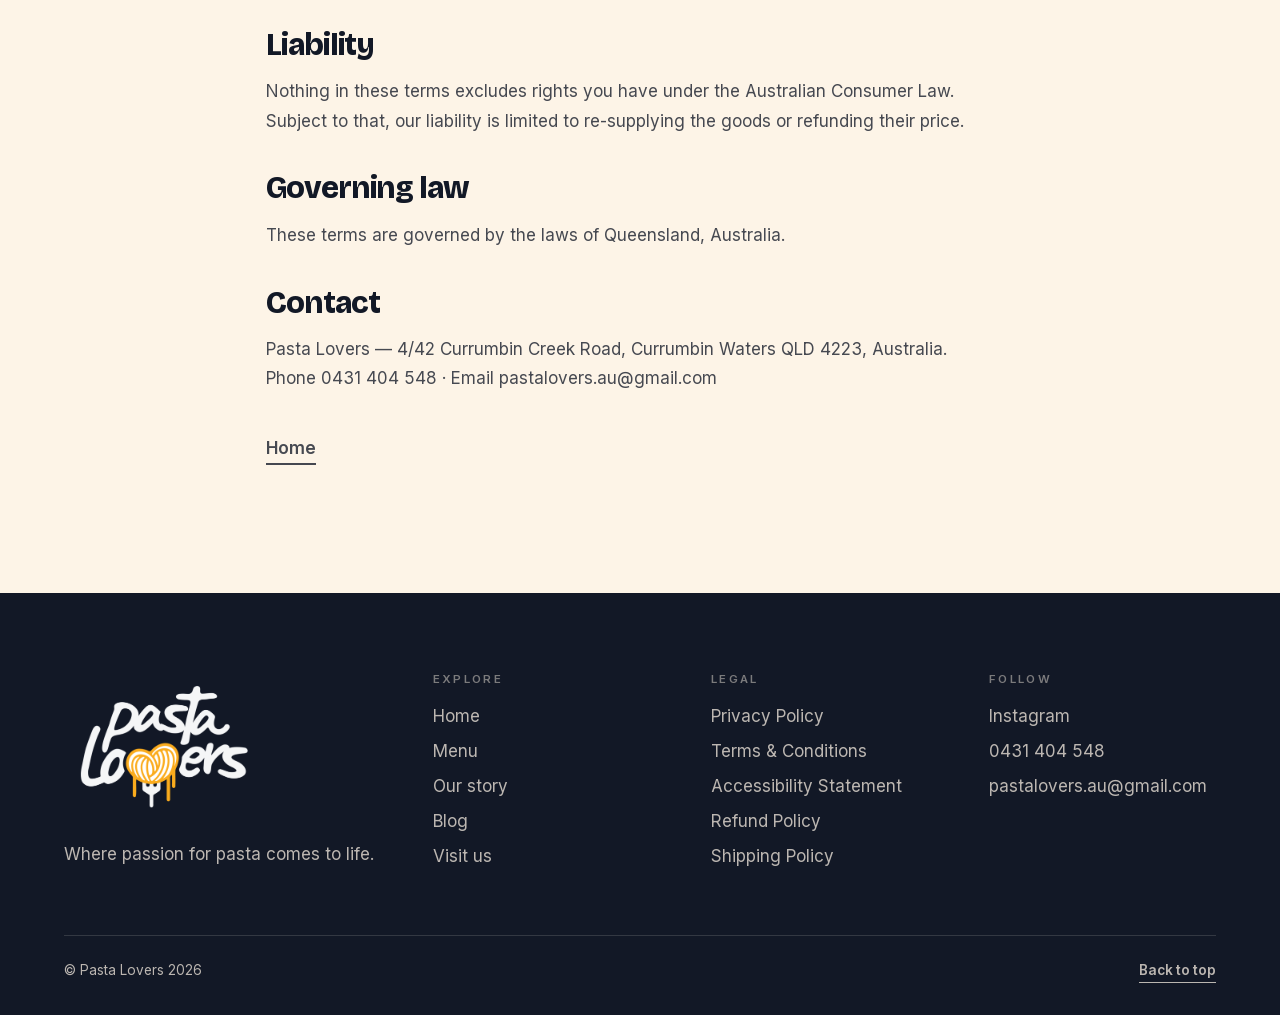
<file: terms.html>
<!doctype html>
<html lang="en">
<head>
<meta charset="utf-8">
<script>document.documentElement.classList.add('js');</script>
<meta name="viewport" content="width=device-width, initial-scale=1, viewport-fit=cover">
<title>Terms & Conditions — Pasta Lovers</title>
<meta name="description" content="The terms that apply to this website and to orders placed with Pasta Lovers.">
<link rel="canonical" href="https://pastalovers.com.au/terms.html">
<meta name="theme-color" content="#fdf4e7">
<link rel="icon" href="assets/img/icon.png" type="image/png">
<link rel="apple-touch-icon" href="assets/img/icon.png">

<meta property="og:url" content="https://pastalovers.com.au/terms.html">
<meta property="og:type" content="website">
<meta property="og:title" content="Terms & Conditions — Pasta Lovers">
<meta property="og:description" content="The terms that apply to this website and to orders placed with Pasta Lovers.">
<meta property="og:image" content="https://pastalovers.com.au/assets/img/flatlay.jpg">

<link rel="preload" href="assets/fonts/bricolage-latin.woff2" as="font" type="font/woff2" crossorigin>
<link rel="preload" href="assets/fonts/inter-latin.woff2" as="font" type="font/woff2" crossorigin>
<link rel="stylesheet" href="css/style.css">

<script src="i18n/en.js"></script>
<script src="i18n/it.js"></script>
<script src="i18n/de.js"></script>
<script src="i18n/fr.js"></script>
<script src="js/menu-data.js"></script>
<script src="js/main.js" defer></script>
</head>

<body>

<a class="skip" href="#main" data-i18n="a11y.skip">Skip to content</a>
<div class="progress" aria-hidden="true"></div>
<div class="cursor" aria-hidden="true"></div>

<header class="header">
  <div class="header__inner">
    <a class="brand" href="index.html" data-i18n-attr="aria-label:a11y.logo">
      <img src="assets/img/logo-wide-dark.png" alt="Pasta Lovers" width="176" height="52">
    </a>

    <nav class="nav" aria-label="Main">
      <ul class="nav__list">
        <li><a class="nav__link" href="index.html" data-i18n="nav.home">Home</a></li>
        <li><a class="nav__link" href="menu.html" data-i18n="nav.menu">Menu</a></li>
        <li><a class="nav__link" href="index.html#story" data-i18n="nav.story">Our story</a></li>
        <li><a class="nav__link" href="index.html#gallery" data-i18n="nav.gallery">Gallery</a></li>
        <li><a class="nav__link" href="index.html#visit" data-i18n="nav.visit">Visit us</a></li>
        <li><a class="nav__link" href="blog.html" data-i18n="nav.blog">Blog</a></li>
      </ul>
    </nav>

    <div class="header__actions">
      <div class="lang" data-open="false">
        <button class="lang__btn" type="button" aria-haspopup="listbox" aria-expanded="false" data-i18n-attr="aria-label:nav.langLabel">
          <span class="lang__code">EN</span>
          <svg viewBox="0 0 24 24" aria-hidden="true"><path d="M6 9l6 6 6-6" fill="none" stroke="currentColor" stroke-width="2.4" stroke-linecap="round" stroke-linejoin="round"/></svg>
        </button>
        <div class="lang__menu" role="listbox"></div>
      </div>

      <a class="btn btn--accent btn--sm" href="https://order.pastalovers.com.au/online-ordering" target="_blank" rel="noopener" data-magnetic="0.18">
        <span data-i18n="nav.order">Order now</span>
      </a>

      <button class="burger" type="button" aria-expanded="false" aria-controls="drawer" aria-label="Open menu">
        <span></span><span></span><span></span>
      </button>
    </div>
  </div>
</header>

<div class="drawer" id="drawer" aria-hidden="true">
  <nav class="drawer__list" aria-label="Mobile">
    <a class="drawer__link" href="index.html" data-i18n="nav.home">Home</a>
    <a class="drawer__link" href="menu.html" data-i18n="nav.menu">Menu</a>
    <a class="drawer__link" href="index.html#story" data-i18n="nav.story">Our story</a>
    <a class="drawer__link" href="index.html#gallery" data-i18n="nav.gallery">Gallery</a>
    <a class="drawer__link" href="index.html#visit" data-i18n="nav.visit">Visit us</a>
    <a class="drawer__link" href="blog.html" data-i18n="nav.blog">Blog</a>
  </nav>
  <div class="drawer__foot">
    <a href="tel:+61431404548">0431 404 548</a>
    <a href="mailto:pastalovers.au@gmail.com">pastalovers.au@gmail.com</a>
    <a href="https://www.instagram.com/pastalovers_goldcoast" target="_blank" rel="noopener">Instagram</a>
  </div>
</div>

<main id="main">

  <section class="pagehead">
    <div class="wrap stack">
      <p class="kicker" data-i18n="footer.legalTitle">Legal</p>
      <h1 class="d2" data-reveal data-i18n="legal.terms.title" data-i18n-split>Terms & Conditions</h1>
      <p class="lead">Last updated: 6 August 2026</p>
    </div>
  </section>

  <section class="section">
    <div class="wrap">
      <article class="prose" data-reveal="fade">
        <p class="notice" data-lang-not="en" data-i18n="legal.enOnly" hidden></p>
        <p class="notice"><strong data-i18n="legal.disclaimerTitle">A legal disclaimer</strong> &mdash; this page is a working draft prepared for Pasta Lovers. It should be reviewed by a qualified legal adviser before publication, and adjusted to reflect the business&rsquo;s actual practices under Australian law.</p>
        <p>These terms apply to the use of this website and to orders placed with Pasta Lovers.</p>

        <h2>Orders</h2>
        <p>Orders are placed through our official online ordering platform, which is operated separately from this website. Your order is confirmed once you receive confirmation from that platform. We may decline or cancel an order if an item is unavailable, if we are at capacity for the time you have chosen, or if payment cannot be processed.</p>

        <h2>Prices and availability</h2>
        <p>All prices are in Australian dollars and include GST where applicable. Menu items and prices shown on this website are indicative and may change without notice. The prices shown at checkout on the ordering platform are the ones that apply.</p>

        <h2>Pickup and dine-in</h2>
        <p>Pickup is available from 4/42 Currumbin Creek Road, Currumbin Waters QLD 4223, from 5:00 pm. We do not currently offer delivery. Collection times shown at checkout are estimates, not guarantees.</p>

        <h2>Allergens and dietary requirements</h2>
        <p>Our kitchen handles gluten, eggs, dairy, nuts, fish and other allergens. We cannot guarantee that any dish is free from traces of these. If you have an allergy or intolerance, please tell us before ordering so we can advise you properly.</p>

        <h2>Website content</h2>
        <p>All text, photography, logos and design on this website belong to Pasta Lovers and may not be reproduced without permission. We take care to keep the information here accurate but do not warrant that it is complete or error-free at all times.</p>

        <h2>Liability</h2>
        <p>Nothing in these terms excludes rights you have under the Australian Consumer Law. Subject to that, our liability is limited to re-supplying the goods or refunding their price.</p>

        <h2>Governing law</h2>
        <p>These terms are governed by the laws of Queensland, Australia.</p>
        <h2>Contact</h2>
        <p>Pasta Lovers &mdash; 4/42 Currumbin Creek Road, Currumbin Waters QLD 4223, Australia.<br>
        Phone <a href="tel:+61431404548">0431 404 548</a> &middot; Email <a href="mailto:pastalovers.au@gmail.com">pastalovers.au@gmail.com</a></p>
        <p style="margin-top:2.5rem;"><a class="link-u" href="index.html" data-i18n="nav.home">Home</a></p>
      </article>
    </div>
  </section>
</main>

<footer class="footer">
  <div class="wrap">
    <div class="footer__grid">
      <div>
        <img class="footer__logo" src="assets/img/logo-stacked-light.png" alt="Pasta Lovers" loading="lazy">
        <p data-i18n="footer.tagline">Where passion for pasta comes to life.</p>
      </div>
      <div>
        <h4 data-i18n="footer.explore">Explore</h4>
        <ul>
          <li><a href="index.html" data-i18n="nav.home">Home</a></li>
          <li><a href="menu.html" data-i18n="nav.menu">Menu</a></li>
          <li><a href="index.html#story" data-i18n="nav.story">Our story</a></li>
          <li><a href="blog.html" data-i18n="nav.blog">Blog</a></li>
          <li><a href="index.html#visit" data-i18n="nav.visit">Visit us</a></li>
        </ul>
      </div>
      <div>
        <h4 data-i18n="footer.legalTitle">Legal</h4>
        <ul>
          <li><a href="privacy.html" data-i18n="footer.privacy">Privacy Policy</a></li>
          <li><a href="terms.html" data-i18n="footer.terms">Terms &amp; Conditions</a></li>
          <li><a href="accessibility.html" data-i18n="footer.accessibility">Accessibility Statement</a></li>
          <li><a href="refund.html" data-i18n="footer.refund">Refund Policy</a></li>
          <li><a href="shipping.html" data-i18n="footer.shipping">Shipping Policy</a></li>
        </ul>
      </div>
      <div>
        <h4 data-i18n="footer.followTitle">Follow</h4>
        <ul>
          <li><a href="https://www.instagram.com/pastalovers_goldcoast" target="_blank" rel="noopener">Instagram</a></li>
          <li><a href="tel:+61431404548">0431 404 548</a></li>
          <li><a href="mailto:pastalovers.au@gmail.com">pastalovers.au@gmail.com</a></li>
        </ul>
      </div>
    </div>
    <div class="footer__bottom">
      <p><span data-i18n="footer.rights">&copy; Pasta Lovers</span> <span data-year>2026</span></p>
      <a class="link-u" href="#main" data-i18n="footer.backTop">Back to top</a>
    </div>
  </div>
</footer>

</body>
</html>
</file>
<file: css/style.css>
/* ==========================================================================
   Pasta Lovers — design system
   Static site, no build step. Fonts are self-hosted in assets/fonts.
   ========================================================================== */

/* ---------- Fonts ---------- */
@font-face {
  font-family: 'Bricolage Grotesque';
  font-style: normal;
  font-weight: 400 800;
  font-stretch: 75% 100%;
  font-display: swap;
  src: url('../assets/fonts/bricolage-latin.woff2') format('woff2');
  unicode-range: U+0000-00FF, U+0131, U+0152-0153, U+02BB-02BC, U+02C6, U+02DA, U+02DC, U+0304, U+0308, U+0329, U+2000-206F, U+20AC, U+2122, U+2191, U+2193, U+2212, U+2215, U+FEFF, U+FFFD;
}
@font-face {
  font-family: 'Bricolage Grotesque';
  font-style: normal;
  font-weight: 400 800;
  font-stretch: 75% 100%;
  font-display: swap;
  src: url('../assets/fonts/bricolage-latin-ext.woff2') format('woff2');
  unicode-range: U+0100-02BA, U+02BD-02C5, U+02C7-02CC, U+02CE-02D7, U+02DD-02FF, U+0304, U+0308, U+0329, U+1D00-1DBF, U+1E00-1E9F, U+1EF2-1EFF, U+2020, U+20A0-20AB, U+20AD-20C0, U+2113, U+2C60-2C7F, U+A720-A7FF;
}
@font-face {
  font-family: 'Inter';
  font-style: normal;
  font-weight: 300 700;
  font-display: swap;
  src: url('../assets/fonts/inter-latin.woff2') format('woff2');
  unicode-range: U+0000-00FF, U+0131, U+0152-0153, U+02BB-02BC, U+02C6, U+02DA, U+02DC, U+0304, U+0308, U+0329, U+2000-206F, U+20AC, U+2122, U+2191, U+2193, U+2212, U+2215, U+FEFF, U+FFFD;
}
@font-face {
  font-family: 'Inter';
  font-style: normal;
  font-weight: 300 700;
  font-display: swap;
  src: url('../assets/fonts/inter-latin-ext.woff2') format('woff2');
  unicode-range: U+0100-02BA, U+02BD-02C5, U+02C7-02CC, U+02CE-02D7, U+02DD-02FF, U+0304, U+0308, U+0329, U+1D00-1DBF, U+1E00-1E9F, U+1EF2-1EFF, U+2020, U+20A0-20AB, U+20AD-20C0, U+2113, U+2C60-2C7F, U+A720-A7FF;
}

/* ---------- Tokens ---------- */
:root {
  --ink: #121826;
  --ink-soft: #1e2735;
  --ink-60: rgba(18, 24, 38, .6);
  --ink-40: rgba(18, 24, 38, .4);
  --ink-12: rgba(18, 24, 38, .12);

  --cream: #fdf4e7;
  --paper: #f7ead6;
  --white: #ffffff;

  --red: #e4242c;
  --orange: #ffa615;
  --green: #79a04c;

  --font-display: 'Bricolage Grotesque', 'Trebuchet MS', system-ui, sans-serif;
  --font-body: 'Inter', system-ui, -apple-system, 'Segoe UI', sans-serif;

  --gutter: clamp(1.25rem, 5vw, 5rem);
  --maxw: 1560px;
  --radius: 22px;
  --radius-lg: 34px;

  --ease: cubic-bezier(.22, 1, .36, 1);
  --ease-io: cubic-bezier(.65, .05, .36, 1);
  --dur: .8s;

  --header-h: 78px;
}

/* ---------- Reset ---------- */
*, *::before, *::after { box-sizing: border-box; }
html { -webkit-text-size-adjust: 100%; scroll-behavior: smooth; }
/* No native scrollbar: the .progress bar under the header shows position. */
html { scrollbar-width: none; }
html::-webkit-scrollbar { width: 0; height: 0; }

body {
  margin: 0;
  font-family: var(--font-body);
  font-size: clamp(1rem, .95rem + .2vw, 1.0625rem);
  line-height: 1.6;
  color: var(--ink);
  background: var(--cream);
  -webkit-font-smoothing: antialiased;
  overflow-x: clip;
}
body.is-locked { overflow: hidden; }

img, video, svg { display: block; max-width: 100%; }
img { height: auto; }
a { color: inherit; text-decoration: none; }
button { font: inherit; color: inherit; background: none; border: 0; cursor: pointer; }
ul, ol { margin: 0; padding: 0; list-style: none; }
h1, h2, h3, h4, p, figure, blockquote { margin: 0; }
input, textarea, select { font: inherit; color: inherit; }
:focus-visible { outline: 3px solid var(--orange); outline-offset: 3px; border-radius: 4px; }

/* ---------- Type scale ---------- */
.display,
h1, h2, h3 {
  font-family: var(--font-display);
  font-weight: 800;
  line-height: .92;
  letter-spacing: -.035em;
  text-wrap: balance;
}
.d1 { font-size: clamp(2.5rem, 6.4vw, 7rem); }
.d2 { font-size: clamp(2.5rem, 6.5vw, 6rem); }
.d3 { font-size: clamp(1.8rem, 3.4vw, 3.1rem); line-height: 1; }
.d4 { font-size: clamp(1.3rem, 1.9vw, 1.7rem); line-height: 1.08; letter-spacing: -.02em; }

.kicker {
  font-family: var(--font-body);
  font-size: .74rem;
  font-weight: 600;
  letter-spacing: .22em;
  text-transform: uppercase;
  color: var(--red);
  display: inline-flex;
  align-items: center;
  gap: .6em;
}
.kicker::before {
  content: '';
  width: 26px; height: 2px;
  background: currentColor;
  border-radius: 2px;
}
.lead { font-size: clamp(1.05rem, .95rem + .55vw, 1.4rem); line-height: 1.5; color: var(--ink-60); text-wrap: pretty; }
.muted { color: var(--ink-60); }

/* ---------- Layout ---------- */
.wrap { width: 100%; max-width: var(--maxw); margin-inline: auto; padding-inline: var(--gutter); }
.section { padding-block: clamp(4.5rem, 10vw, 10rem); position: relative; }
.section--tight { padding-block: clamp(3rem, 6vw, 6rem); }
.stack > * + * { margin-top: 1.1rem; }

.sr-only {
  position: absolute; width: 1px; height: 1px;
  padding: 0; margin: -1px; overflow: hidden;
  clip-path: inset(50%); white-space: nowrap;
}
.skip {
  position: fixed; top: .6rem; left: .6rem; z-index: 200;
  background: var(--ink); color: var(--cream);
  padding: .7rem 1.1rem; border-radius: 999px;
  transform: translateY(-160%);
  transition: transform .3s var(--ease);
}
.skip:focus-visible { transform: none; }

/* ==========================================================================
   Buttons
   ========================================================================== */
.btn {
  --bg: var(--ink);
  --fg: var(--cream);
  position: relative;
  display: inline-flex;
  align-items: center;
  gap: .7em;
  padding: 1.02em 1.9em;
  border-radius: 999px;
  background: var(--bg);
  color: var(--fg);
  font-weight: 600;
  font-size: .95rem;
  letter-spacing: -.01em;
  overflow: hidden;
  isolation: isolate;
  transition: transform .45s var(--ease), box-shadow .45s var(--ease);
  will-change: transform;
}
.btn::before {
  content: '';
  position: absolute; inset: 0; z-index: -1;
  background: var(--red);
  border-radius: inherit;
  transform: translateY(101%);
  transition: transform .55s var(--ease);
}
.btn:hover::before, .btn:focus-visible::before { transform: translateY(0); }
.btn:hover { box-shadow: 0 14px 34px -14px rgba(228, 36, 44, .8); }
.btn:active { transform: scale(.97); }
.btn .btn-i { transition: transform .45s var(--ease); }
.btn:hover .btn-i { transform: translateX(4px); }

.btn--accent { --bg: var(--red); --fg: #fff; }
.btn--accent::before { background: var(--ink); }
.btn--accent:hover { box-shadow: 0 14px 34px -14px rgba(18, 24, 38, .7); }

.btn--ghost {
  --bg: transparent; --fg: var(--ink);
  box-shadow: inset 0 0 0 1.5px var(--ink-12);
}
.btn--ghost::before { background: var(--ink); }
.btn--ghost:hover { --fg: var(--cream); box-shadow: inset 0 0 0 1.5px transparent; }

.btn--sm { padding: .72em 1.35em; font-size: .85rem; }
.btn--lg { padding: 1.15em 2.3em; font-size: 1.02rem; }

.link-u {
  position: relative;
  display: inline-block;
  font-weight: 600;
  padding-bottom: 2px;
}
.link-u::after {
  content: '';
  position: absolute; left: 0; bottom: 0;
  width: 100%; height: 1.5px;
  background: currentColor;
  transform-origin: right;
  transform: scaleX(1);
  transition: transform .45s var(--ease);
}
.link-u:hover::after { transform-origin: left; animation: linkSwipe .55s var(--ease); }
@keyframes linkSwipe {
  0% { transform: scaleX(1); transform-origin: right; }
  49% { transform: scaleX(0); transform-origin: right; }
  51% { transform: scaleX(0); transform-origin: left; }
  100% { transform: scaleX(1); transform-origin: left; }
}

/* ==========================================================================
   Preloader
   ========================================================================== */
.preloader {
  position: fixed; inset: 0; z-index: 300;
  display: grid; place-items: center;
  background: var(--ink);
  transition: opacity .6s var(--ease), visibility .6s;
}
.preloader__logo { width: min(230px, 46vw); opacity: 0; transform: scale(.94); animation: plIn .9s var(--ease) forwards; }
.preloader__bar {
  position: absolute; left: 50%; bottom: 22%;
  translate: -50% 0;
  width: min(220px, 44vw); height: 2px;
  background: rgba(255, 255, 255, .16);
  border-radius: 2px; overflow: hidden;
}
.preloader__bar span {
  display: block; height: 100%; width: 0%;
  background: var(--orange);
  transition: width .35s var(--ease);
}
@keyframes plIn { to { opacity: 1; transform: none; } }
.preloader.is-done { opacity: 0; visibility: hidden; pointer-events: none; }

/* ==========================================================================
   Header / nav
   ========================================================================== */
.header {
  position: fixed; inset: 0 0 auto; z-index: 120;
  height: var(--header-h);
  display: flex; align-items: center;
  transition: transform .55s var(--ease), background .4s var(--ease), box-shadow .4s var(--ease);
}
.header::before {
  content: '';
  position: absolute; inset: 0; z-index: -1;
  background: rgba(253, 244, 231, .82);
  backdrop-filter: saturate(1.4) blur(14px);
  -webkit-backdrop-filter: saturate(1.4) blur(14px);
  opacity: 0;
  transition: opacity .4s var(--ease);
}
.header.is-stuck::before { opacity: 1; }
.header.is-stuck { box-shadow: 0 1px 0 var(--ink-12); }
.header.is-hidden { transform: translateY(-102%); }

/* Every page opens on a dark hero, so the header starts light and
   flips to ink once it sticks over the cream background. */
.header:not(.is-stuck) { color: var(--cream); }
.header:not(.is-stuck) .brand img { filter: brightness(0) invert(1); }
.header:not(.is-stuck) .lang__btn,
.header:not(.is-stuck) .burger { box-shadow: inset 0 0 0 1.5px rgba(253, 244, 231, .38); }
.header:not(.is-stuck) .lang__btn:hover,
.header:not(.is-stuck) .burger:hover { box-shadow: inset 0 0 0 1.5px var(--cream); }
.header:not(.is-stuck) .burger span { background: var(--cream); }
.header:not(.is-stuck) .lang__btn .lang__code { color: rgba(253, 244, 231, .6); }

.header__inner {
  width: 100%; max-width: var(--maxw); margin-inline: auto;
  padding-inline: var(--gutter);
  display: flex; align-items: center; gap: clamp(1rem, 3vw, 2.5rem);
}
.brand { flex: none; display: block; }
.brand img { width: clamp(132px, 13vw, 176px); }

.nav { margin-left: auto; }
.nav__list { display: flex; align-items: center; gap: clamp(1rem, 2vw, 2rem); }
.nav__link {
  position: relative;
  font-size: .93rem; font-weight: 500;
  padding: .3rem 0;
}
.nav__link::after {
  content: ''; position: absolute; left: 0; bottom: -2px;
  width: 100%; height: 2px; background: var(--red);
  transform: scaleX(0); transform-origin: right;
  transition: transform .4s var(--ease);
}
.nav__link:hover::after, .nav__link[aria-current="page"]::after { transform: scaleX(1); transform-origin: left; }

.header__actions { display: flex; align-items: center; gap: .6rem; }

/* Language switcher */
.lang { position: relative; }
.lang__btn {
  display: inline-flex; align-items: center; gap: .45em;
  padding: .55em .85em;
  border-radius: 999px;
  box-shadow: inset 0 0 0 1.5px var(--ink-12);
  font-size: .82rem; font-weight: 600;
  letter-spacing: .04em; text-transform: uppercase;
  transition: box-shadow .3s var(--ease), background .3s var(--ease);
}
.lang__btn:hover { box-shadow: inset 0 0 0 1.5px var(--ink); }
.lang__btn svg { width: 10px; transition: transform .35s var(--ease); }
.lang[data-open="true"] .lang__btn svg { transform: rotate(180deg); }
/* The panel is always light, so it opts out of the inverted colours the
   header uses while it sits over a dark hero. */
.lang__menu {
  position: absolute; top: calc(100% + .55rem); right: 0;
  min-width: 168px; padding: .4rem;
  background: var(--white);
  color: var(--ink);
  border-radius: 16px;
  box-shadow: 0 20px 50px -18px rgba(18, 24, 38, .38), 0 0 0 1px var(--ink-12);
  opacity: 0; visibility: hidden;
  transform: translateY(-8px) scale(.97);
  transform-origin: top right;
  transition: opacity .3s var(--ease), transform .3s var(--ease), visibility .3s;
}
.lang[data-open="true"] .lang__menu { opacity: 1; visibility: visible; transform: none; }
.lang__opt {
  display: flex; align-items: center; justify-content: space-between; gap: 1rem;
  width: 100%; padding: .62rem .8rem;
  border-radius: 11px;
  font-size: .9rem; text-align: left;
  transition: background .22s var(--ease);
}
.lang__opt:hover { background: var(--paper); }
.lang__opt[aria-selected="true"] { font-weight: 600; }
.lang__opt[aria-selected="true"]::after { content: '●'; color: var(--red); font-size: .6rem; }
.lang__code { font-size: .7rem; letter-spacing: .1em; color: var(--ink-40); }

/* Burger */
.burger {
  display: none;
  width: 46px; height: 46px;
  border-radius: 999px;
  box-shadow: inset 0 0 0 1.5px var(--ink-12);
  position: relative;
}
.burger span {
  position: absolute; left: 50%; translate: -50% 0;
  width: 18px; height: 1.8px; background: var(--ink); border-radius: 2px;
  transition: transform .45s var(--ease), opacity .3s var(--ease);
}
.burger span:nth-child(1) { top: 18px; }
.burger span:nth-child(2) { top: 23px; }
.burger span:nth-child(3) { top: 28px; }
body.is-menu-open .burger span:nth-child(1) { transform: translate(-50%, 5px) rotate(45deg); }
body.is-menu-open .burger span:nth-child(2) { opacity: 0; }
body.is-menu-open .burger span:nth-child(3) { transform: translate(-50%, -5px) rotate(-45deg); }

/* Mobile drawer */
.drawer {
  position: fixed; inset: 0; z-index: 110;
  background: var(--ink);
  color: var(--cream);
  padding: calc(var(--header-h) + 2rem) var(--gutter) 2rem;
  display: flex; flex-direction: column; justify-content: center; gap: 2rem;
  clip-path: inset(0 0 100% 0);
  transition: clip-path .75s var(--ease);
  visibility: hidden;
}
body.is-menu-open .drawer { clip-path: inset(0 0 0 0); visibility: visible; }
.drawer__list { display: flex; flex-direction: column; gap: .3rem; }
.drawer__link {
  font-family: var(--font-display); font-weight: 800;
  font-size: clamp(2.1rem, 10vw, 3.4rem); line-height: 1.05;
  letter-spacing: -.04em;
  opacity: 0; transform: translateY(24px);
  transition: opacity .5s var(--ease), transform .5s var(--ease), color .3s;
}
.drawer__link:hover { color: var(--orange); }
body.is-menu-open .drawer__link { opacity: 1; transform: none; }
body.is-menu-open .drawer__link:nth-child(1) { transition-delay: .18s; }
body.is-menu-open .drawer__link:nth-child(2) { transition-delay: .24s; }
body.is-menu-open .drawer__link:nth-child(3) { transition-delay: .3s; }
body.is-menu-open .drawer__link:nth-child(4) { transition-delay: .36s; }
body.is-menu-open .drawer__link:nth-child(5) { transition-delay: .42s; }
body.is-menu-open .drawer__link:nth-child(6) { transition-delay: .48s; }
.drawer__foot { display: flex; flex-wrap: wrap; gap: 1rem 1.6rem; align-items: center; color: rgba(253, 244, 231, .6); font-size: .9rem; }
.drawer__foot a:hover { color: var(--orange); }

/* Scroll progress */
.progress {
  position: fixed; top: 0; left: 0; z-index: 130;
  height: 3px; width: 100%;
  background: linear-gradient(90deg, var(--red), var(--orange));
  transform: scaleX(0); transform-origin: left;
  will-change: transform;
}

/* ==========================================================================
   Hero
   ========================================================================== */
.hero {
  position: relative;
  min-height: 100svh;
  display: flex; flex-direction: column; justify-content: flex-end;
  padding-block: calc(var(--header-h) + 2rem) clamp(4.5rem, 8vw, 7rem);
  overflow: hidden;
  color: var(--cream);
  isolation: isolate;
}
.hero__media { position: absolute; inset: 0; z-index: -2; }
.hero__media video, .hero__media img {
  width: 100%; height: 100%; object-fit: cover;
  transform: scale(1.12);
  will-change: transform;
}
.hero__media::after {
  content: '';
  position: absolute; inset: 0;
  background:
    linear-gradient(180deg, rgba(18, 24, 38, .62) 0%, rgba(18, 24, 38, .22) 34%, rgba(18, 24, 38, .5) 66%, rgba(18, 24, 38, .88) 100%),
    radial-gradient(120% 80% at 50% 100%, rgba(228, 36, 44, .22), transparent 60%);
}
.hero__inner { width: 100%; max-width: var(--maxw); margin-inline: auto; padding-inline: var(--gutter); }
.hero__title { text-transform: uppercase; margin-bottom: clamp(1.2rem, 2.5vw, 2rem); }
.hero__title em { font-style: normal; color: var(--orange); }
.hero__row {
  display: flex; flex-wrap: wrap; align-items: flex-end;
  gap: clamp(1.2rem, 3vw, 3rem);
  justify-content: space-between;
}
.hero__tag {
  max-width: 30ch;
  font-size: clamp(1rem, .9rem + .5vw, 1.3rem);
  color: rgba(253, 244, 231, .82);
}
.hero__cta { display: flex; flex-wrap: wrap; gap: .7rem; }
.hero .btn--ghost { --fg: var(--cream); box-shadow: inset 0 0 0 1.5px rgba(253, 244, 231, .35); }
.hero .btn--ghost::before { background: var(--cream); }
.hero .btn--ghost:hover { --fg: var(--ink); }

.hero__scroll {
  position: absolute; left: 50%; bottom: 1.4rem; translate: -50% 0;
  display: flex; flex-direction: column; align-items: center; gap: .5rem;
  font-size: .68rem; letter-spacing: .24em; text-transform: uppercase;
  color: rgba(253, 244, 231, .65);
}
.hero__scroll i {
  display: block; width: 1px; height: 42px;
  background: linear-gradient(180deg, transparent, rgba(253, 244, 231, .8));
  animation: scrollCue 2.2s var(--ease-io) infinite;
  transform-origin: top;
}
@keyframes scrollCue {
  0% { transform: scaleY(0); opacity: 0; }
  35% { transform: scaleY(1); opacity: 1; }
  100% { transform: scaleY(1) translateY(42px); opacity: 0; }
}

/* Kinetic split text */
.split-line { display: block; overflow: hidden; }
.split-word { display: inline-block; }
.js .split-word {
  transform: translateY(110%) rotate(4deg);
  opacity: 0;
  transition: transform 1.05s var(--ease), opacity .7s var(--ease);
}
.is-in .split-word, .split-ready .split-word { transform: none; opacity: 1; }

/* ==========================================================================
   Marquee
   ========================================================================== */
.marquee {
  --speed: 34s;
  overflow: hidden;
  background: var(--ink);
  color: var(--cream);
  padding-block: clamp(.9rem, 1.6vw, 1.3rem);
  border-block: 1px solid rgba(253, 244, 231, .1);
}
.marquee--accent { background: var(--red); color: #fff; }
.marquee__track { display: flex; width: max-content; animation: marquee var(--speed) linear infinite; }
.marquee:hover .marquee__track { animation-play-state: paused; }
.marquee__group { display: flex; align-items: center; flex: none; }
.marquee__item {
  display: inline-flex; align-items: center; gap: clamp(1.2rem, 3vw, 2.6rem);
  padding-inline: clamp(.8rem, 2vw, 1.6rem);
  font-family: var(--font-display); font-weight: 800;
  font-size: clamp(1.1rem, 2.4vw, 2rem);
  letter-spacing: -.02em; text-transform: uppercase;
  white-space: nowrap;
}
.marquee__item::after {
  content: ''; width: .5em; height: .5em; border-radius: 50%;
  background: var(--orange); flex: none;
}
.marquee--accent .marquee__item::after { background: #fff; }
@keyframes marquee { to { transform: translateX(-50%); } }

/* ==========================================================================
   Intro
   ========================================================================== */
.intro__grid {
  display: grid;
  grid-template-columns: 1fr;
  gap: clamp(2.5rem, 6vw, 6rem);
  align-items: center;
}
@media (min-width: 900px) { .intro__grid { grid-template-columns: 1.05fr .95fr; } }
.intro__media { position: relative; }
.figure {
  position: relative;
  overflow: hidden;
  border-radius: var(--radius-lg);
  background: var(--paper);
}
.figure img { width: 100%; height: 100%; object-fit: cover; will-change: transform; }
.figure--tall { aspect-ratio: 4 / 5; }
.figure--wide { aspect-ratio: 4 / 3; }
.figure--square { aspect-ratio: 1; }
.figure__cap {
  position: absolute; left: 1rem; bottom: 1rem;
  padding: .5rem .9rem; border-radius: 999px;
  background: rgba(18, 24, 38, .58);
  backdrop-filter: blur(8px);
  color: var(--cream); font-size: .78rem;
}
.badge-round {
  position: absolute; z-index: 2;
  width: clamp(96px, 11vw, 134px); aspect-ratio: 1;
  display: grid; place-items: center;
  border-radius: 50%;
  background: var(--orange);
  color: var(--ink);
  font-family: var(--font-display); font-weight: 800;
  font-size: clamp(.8rem, 1vw, .95rem); line-height: 1.05;
  text-align: center; text-transform: uppercase; letter-spacing: -.01em;
  box-shadow: 0 18px 40px -18px rgba(18, 24, 38, .55);
  animation: spinSlow 22s linear infinite;
}
@keyframes spinSlow { to { transform: rotate(360deg); } }

/* ==========================================================================
   Dishes rail
   ========================================================================== */
.dishes__head {
  display: flex; flex-wrap: wrap; align-items: flex-end;
  justify-content: space-between; gap: 1.5rem;
  margin-bottom: clamp(2rem, 4vw, 3.5rem);
}
.dishes__head .lead { max-width: 46ch; }

.rail {
  display: flex;
  gap: clamp(1rem, 1.8vw, 1.6rem);
  overflow-x: auto;
  scroll-snap-type: x mandatory;
  padding-inline: var(--gutter);
  margin-inline: calc(var(--gutter) * -1);
  padding-bottom: 1.4rem;
  scrollbar-width: none;
  cursor: grab;
}
.rail::-webkit-scrollbar { display: none; }
.rail.is-dragging { cursor: grabbing; scroll-snap-type: none; }
.rail.is-dragging * { pointer-events: none; }

.card {
  flex: none;
  width: clamp(255px, 27vw, 360px);
  scroll-snap-align: start;
  position: relative;
  border-radius: var(--radius);
  background: var(--white);
  overflow: hidden;
  box-shadow: 0 1px 0 var(--ink-12);
  transition: transform .6s var(--ease), box-shadow .6s var(--ease);
  will-change: transform;
}
.card:hover { transform: translateY(-8px); box-shadow: 0 30px 60px -32px rgba(18, 24, 38, .5); }
.card__media { position: relative; aspect-ratio: 4 / 3.4; overflow: hidden; background: var(--paper); }
.card__media img {
  width: 100%; height: 100%; object-fit: cover;
  transition: transform 1s var(--ease), filter .6s var(--ease);
}
.card:hover .card__media img { transform: scale(1.07); }
.card__price {
  position: absolute; top: .9rem; right: .9rem;
  padding: .42rem .8rem; border-radius: 999px;
  background: var(--cream); color: var(--ink);
  font-family: var(--font-display); font-weight: 800; font-size: .95rem;
  letter-spacing: -.02em;
}
.card__body { padding: 1.15rem 1.25rem 1.4rem; }
.card__title { font-family: var(--font-display); font-weight: 800; font-size: 1.16rem; letter-spacing: -.025em; line-height: 1.12; }
.card__desc { margin-top: .5rem; font-size: .9rem; color: var(--ink-60); line-height: 1.5; }
.card__tag {
  display: inline-block; margin-top: .9rem;
  font-size: .72rem; letter-spacing: .12em; text-transform: uppercase;
  color: var(--red); font-weight: 600;
}
.rail__hint {
  display: inline-flex; align-items: center; gap: .5rem;
  margin-top: .3rem;
  font-size: .78rem; letter-spacing: .12em; text-transform: uppercase; color: var(--ink-40);
}
.rail__hint i { display: block; width: 30px; height: 1px; background: currentColor; animation: hintSlide 2s var(--ease-io) infinite; }
@keyframes hintSlide { 0%, 100% { transform: translateX(0); } 50% { transform: translateX(8px); } }

/* ==========================================================================
   Story
   ========================================================================== */
.story { background: var(--ink); color: var(--cream); }
.story .kicker { color: var(--orange); }
.story .lead { color: rgba(253, 244, 231, .7); }
.story__grid {
  display: grid; gap: clamp(2.2rem, 5vw, 5rem);
  grid-template-columns: 1fr;
  align-items: center;
}
@media (min-width: 960px) { .story__grid { grid-template-columns: .95fr 1.05fr; } }
.story__media { display: grid; grid-template-columns: 1fr 1fr; gap: clamp(.8rem, 1.6vw, 1.4rem); }
.story__media .figure:first-child { margin-top: clamp(1.5rem, 4vw, 3.5rem); }
.story__stats {
  display: grid; gap: 1px;
  margin-top: clamp(2rem, 4vw, 3rem);
  background: rgba(253, 244, 231, .16);
  border-radius: 18px; overflow: hidden;
  grid-template-columns: repeat(auto-fit, minmax(150px, 1fr));
}
.story__stat { background: var(--ink); padding: 1.15rem 1.2rem; }
.story__stat dt { font-size: .7rem; letter-spacing: .18em; text-transform: uppercase; color: rgba(253, 244, 231, .5); }
.story__stat dd { margin: .35rem 0 0; font-family: var(--font-display); font-weight: 800; font-size: 1.12rem; letter-spacing: -.02em; }

/* ==========================================================================
   Order
   ========================================================================== */
.order__grid {
  display: grid; gap: clamp(2rem, 4vw, 4rem);
  grid-template-columns: 1fr;
  align-items: start;
}
@media (min-width: 980px) { .order__grid { grid-template-columns: .85fr 1.15fr; } }
.steps { display: grid; gap: 1px; background: var(--ink-12); border-radius: var(--radius); overflow: hidden; }
.step {
  position: relative;
  background: var(--cream);
  padding: clamp(1.4rem, 2.6vw, 2.1rem);
  display: grid; grid-template-columns: auto 1fr; gap: 1.1rem;
  transition: background .45s var(--ease);
}
.step:hover { background: var(--white); }
.step__n {
  width: 44px; height: 44px; border-radius: 50%;
  display: grid; place-items: center;
  background: var(--ink); color: var(--cream);
  font-family: var(--font-display); font-weight: 800; font-size: 1rem;
  transition: background .45s var(--ease), transform .45s var(--ease);
}
.step:hover .step__n { background: var(--red); transform: rotate(-8deg) scale(1.06); }
.step h3 { font-size: 1.24rem; letter-spacing: -.03em; }
.step p { margin-top: .35rem; font-size: .93rem; color: var(--ink-60); }

/* ==========================================================================
   Gallery
   ========================================================================== */
.gallery { background: var(--paper); }
.grid-masonry { columns: 2; column-gap: clamp(.7rem, 1.4vw, 1.2rem); }
@media (min-width: 780px) { .grid-masonry { columns: 3; } }
@media (min-width: 1200px) { .grid-masonry { columns: 4; } }
.tile {
  break-inside: avoid;
  margin-bottom: clamp(.7rem, 1.4vw, 1.2rem);
  border-radius: var(--radius);
  overflow: hidden;
  position: relative;
  display: block;
  width: 100%;
  background: var(--ink-12);
  cursor: zoom-in;
}
.tile img { width: 100%; transition: transform 1.1s var(--ease), filter .5s var(--ease); }
.tile::after {
  content: '';
  position: absolute; inset: 0;
  background: linear-gradient(180deg, transparent 55%, rgba(18, 24, 38, .5));
  opacity: 0; transition: opacity .45s var(--ease);
}
.tile:hover img { transform: scale(1.05); }
.tile:hover::after { opacity: 1; }

/* Lightbox */
.lightbox {
  position: fixed; inset: 0; z-index: 200;
  display: grid; place-items: center;
  padding: clamp(1rem, 4vw, 3rem);
  background: rgba(18, 24, 38, .94);
  backdrop-filter: blur(10px);
  opacity: 0; visibility: hidden;
  transition: opacity .45s var(--ease), visibility .45s;
}
.lightbox.is-open { opacity: 1; visibility: visible; }
.lightbox img {
  max-width: min(1100px, 92vw); max-height: 84svh;
  width: auto; border-radius: 16px;
  transform: scale(.94); opacity: 0;
  transition: transform .55s var(--ease), opacity .4s var(--ease);
}
.lightbox.is-open img { transform: none; opacity: 1; }
.lightbox__btn {
  position: absolute;
  width: 52px; height: 52px; border-radius: 50%;
  display: grid; place-items: center;
  background: rgba(253, 244, 231, .12);
  color: var(--cream);
  transition: background .3s var(--ease), transform .3s var(--ease);
}
.lightbox__btn:hover { background: var(--red); transform: scale(1.08); }
.lightbox__close { top: clamp(1rem, 3vw, 2rem); right: clamp(1rem, 3vw, 2rem); }
.lightbox__prev { left: clamp(.6rem, 3vw, 2rem); top: 50%; translate: 0 -50%; }
.lightbox__next { right: clamp(.6rem, 3vw, 2rem); top: 50%; translate: 0 -50%; }

/* ==========================================================================
   Visit
   ========================================================================== */
.visit__grid { display: grid; gap: clamp(2rem, 4vw, 4rem); grid-template-columns: 1fr; }
@media (min-width: 900px) { .visit__grid { grid-template-columns: 1fr 1fr; align-items: center; } }
.infolist { display: grid; gap: 1px; background: var(--ink-12); border-radius: var(--radius); overflow: hidden; margin-top: 2rem; }
.infolist > div { background: var(--cream); padding: 1.15rem 1.3rem; display: grid; gap: .25rem; }
.infolist dt { font-size: .7rem; letter-spacing: .18em; text-transform: uppercase; color: var(--ink-40); }
.infolist dd { margin: 0; font-family: var(--font-display); font-weight: 800; font-size: clamp(1rem, 1.3vw, 1.2rem); letter-spacing: -.02em; }
.infolist a:hover { color: var(--red); }

/* ==========================================================================
   Newsletter
   ========================================================================== */
.news { background: var(--red); color: #fff; }
.news .kicker { color: rgba(255, 255, 255, .8); }
.news__grid { display: grid; gap: clamp(1.8rem, 4vw, 4rem); grid-template-columns: 1fr; align-items: center; }
@media (min-width: 880px) { .news__grid { grid-template-columns: 1fr 1fr; } }
.news p { color: rgba(255, 255, 255, .82); }
.field {
  display: flex; align-items: center; gap: .5rem;
  background: rgba(255, 255, 255, .12);
  border-radius: 999px;
  padding: .4rem .4rem .4rem 1.3rem;
  transition: background .35s var(--ease), box-shadow .35s var(--ease);
}
.field:focus-within { background: rgba(255, 255, 255, .2); box-shadow: 0 0 0 2px rgba(255, 255, 255, .5); }
.field input {
  flex: 1; min-width: 0;
  background: none; border: 0; outline: none;
  color: #fff; padding: .85rem 0; font-size: 1rem;
}
.field input::placeholder { color: rgba(255, 255, 255, .6); }
.field .btn { --bg: #fff; --fg: var(--red); }
.field .btn::before { background: var(--ink); }
.field .btn:hover { --fg: #fff; }
.consent { display: flex; align-items: flex-start; gap: .6rem; margin-top: .9rem; font-size: .85rem; color: rgba(255, 255, 255, .8); }
.consent input { accent-color: #fff; margin-top: .2rem; }
.formnote { margin-top: .8rem; font-size: .88rem; min-height: 1.3em; }

/* ==========================================================================
   Footer
   ========================================================================== */
.footer { background: var(--ink); color: rgba(253, 244, 231, .72); padding-block: clamp(3rem, 6vw, 5rem) 2rem; }
.footer a:hover { color: var(--orange); }
.footer__grid {
  display: grid; gap: clamp(2rem, 4vw, 3.5rem);
  grid-template-columns: 1fr;
}
@media (min-width: 760px) { .footer__grid { grid-template-columns: 1.4fr 1fr 1fr 1fr; } }
.footer__logo { width: min(200px, 52vw); margin-bottom: 1.1rem; }
.footer h4 { font-family: var(--font-body); font-size: .72rem; letter-spacing: .2em; text-transform: uppercase; color: rgba(253, 244, 231, .45); margin-bottom: .9rem; font-weight: 600; }
.footer li + li { margin-top: .5rem; }
.footer__bottom {
  margin-top: clamp(2.5rem, 5vw, 4rem);
  padding-top: 1.5rem;
  border-top: 1px solid rgba(253, 244, 231, .14);
  display: flex; flex-wrap: wrap; gap: 1rem; justify-content: space-between;
  font-size: .85rem;
}

/* ==========================================================================
   Menu page
   ========================================================================== */
.pagehead {
  position: relative;
  padding-block: calc(var(--header-h) + clamp(3rem, 7vw, 6rem)) clamp(2.5rem, 5vw, 4rem);
  background: var(--ink); color: var(--cream);
  overflow: hidden;
}
.pagehead .kicker { color: var(--orange); }
.pagehead .lead { color: rgba(253, 244, 231, .7); max-width: 52ch; }
.pagehead__bg { position: absolute; inset: 0; z-index: 0; opacity: .38; }
.pagehead__bg img { width: 100%; height: 100%; object-fit: cover; }
/* Scrim keeps the cream copy legible over the brighter photo. */
.pagehead__bg::after {
  content: ""; position: absolute; inset: 0;
  background: linear-gradient(100deg, var(--ink) 8%, rgba(18, 24, 38, .55) 55%, rgba(18, 24, 38, .1) 100%);
}
.pagehead .wrap { position: relative; z-index: 1; }

.menunav {
  position: sticky; top: var(--header-h); z-index: 60;
  background: rgba(253, 244, 231, .9);
  backdrop-filter: blur(14px);
  -webkit-backdrop-filter: blur(14px);
  border-bottom: 1px solid var(--ink-12);
}
.menunav__inner { display: flex; align-items: center; gap: 1rem; padding-block: .7rem; overflow-x: auto; scrollbar-width: none; }
.menunav__inner::-webkit-scrollbar { display: none; }
.menunav__label { flex: none; font-size: .7rem; letter-spacing: .18em; text-transform: uppercase; color: var(--ink-40); }
.chip {
  flex: none;
  padding: .5rem 1rem; border-radius: 999px;
  font-size: .86rem; font-weight: 500; white-space: nowrap;
  box-shadow: inset 0 0 0 1.5px var(--ink-12);
  transition: background .3s var(--ease), color .3s var(--ease), box-shadow .3s var(--ease);
}
.chip:hover { box-shadow: inset 0 0 0 1.5px var(--ink); }
.chip.is-active { background: var(--ink); color: var(--cream); box-shadow: none; }

.msection + .msection { margin-top: clamp(3rem, 6vw, 5.5rem); }
.msection__head { margin-bottom: clamp(1.5rem, 3vw, 2.5rem); max-width: 60ch; }
.msection__head h2 { margin-bottom: .5rem; }

.mlist { display: grid; gap: clamp(1rem, 2vw, 1.6rem); grid-template-columns: 1fr; }
@media (min-width: 720px) { .mlist { grid-template-columns: 1fr 1fr; } }
@media (min-width: 1280px) { .mlist--dense { grid-template-columns: repeat(3, 1fr); } }

.mitem {
  display: grid;
  grid-template-columns: 1fr;
  background: var(--white);
  border-radius: var(--radius);
  overflow: hidden;
  box-shadow: 0 1px 0 var(--ink-12);
  transition: transform .55s var(--ease), box-shadow .55s var(--ease);
}
.mitem:hover { transform: translateY(-5px); box-shadow: 0 26px 54px -30px rgba(18, 24, 38, .45); }
.mitem--photo { grid-template-columns: 128px 1fr; }
@media (min-width: 560px) { .mitem--photo { grid-template-columns: 168px 1fr; } }
.mitem__media { overflow: hidden; background: var(--paper); }
.mitem__media img { width: 100%; height: 100%; object-fit: cover; transition: transform 1s var(--ease); }
.mitem:hover .mitem__media img { transform: scale(1.07); }
.mitem__body { padding: 1.15rem 1.25rem; display: flex; flex-direction: column; }
.mitem__top { display: flex; align-items: baseline; gap: .8rem; justify-content: space-between; }
.mitem__name { font-family: var(--font-display); font-weight: 800; font-size: 1.1rem; letter-spacing: -.025em; line-height: 1.15; }
.mitem__price { font-family: var(--font-display); font-weight: 800; font-size: 1.05rem; color: var(--red); white-space: nowrap; }
.mitem__desc { margin-top: .45rem; font-size: .9rem; color: var(--ink-60); line-height: 1.5; }
.mitem__variants { margin-top: .7rem; display: flex; flex-wrap: wrap; gap: .4rem; }
.vpill {
  display: inline-flex; gap: .45em; align-items: baseline;
  padding: .32rem .7rem; border-radius: 999px;
  background: var(--paper);
  font-size: .8rem;
}
.vpill b { font-family: var(--font-display); font-weight: 800; }

.addons { margin-top: auto; padding-top: .9rem; }
.addons summary {
  list-style: none; cursor: pointer;
  display: inline-flex; align-items: center; gap: .45rem;
  font-size: .78rem; font-weight: 600; letter-spacing: .1em; text-transform: uppercase;
  color: var(--ink-40);
  transition: color .3s var(--ease);
}
.addons summary::-webkit-details-marker { display: none; }
.addons summary:hover { color: var(--ink); }
.addons summary svg { width: 9px; transition: transform .35s var(--ease); }
.addons[open] summary svg { transform: rotate(180deg); }
.addons__list { margin-top: .6rem; display: flex; flex-wrap: wrap; gap: .4rem; }

.glossary {
  margin-top: clamp(3rem, 6vw, 5rem);
  padding: clamp(1.4rem, 3vw, 2.2rem);
  border-radius: var(--radius);
  background: var(--paper);
  font-size: .9rem; color: var(--ink-60);
}
.glossary h3 { font-size: 1rem; color: var(--ink); margin-bottom: .6rem; }
.glossary li + li { margin-top: .3rem; }

/* ==========================================================================
   Blog / article / legal
   ========================================================================== */
.posts { display: grid; gap: clamp(1.2rem, 2.4vw, 2rem); grid-template-columns: 1fr; }
@media (min-width: 820px) { .posts { grid-template-columns: repeat(3, 1fr); } }
.post {
  display: flex; flex-direction: column;
  background: var(--white);
  border-radius: var(--radius); overflow: hidden;
  box-shadow: 0 1px 0 var(--ink-12);
  transition: transform .55s var(--ease), box-shadow .55s var(--ease);
}
.post:hover { transform: translateY(-6px); box-shadow: 0 28px 56px -30px rgba(18, 24, 38, .45); }
.post__media { aspect-ratio: 16 / 11; overflow: hidden; background: var(--paper); }
.post__media img { width: 100%; height: 100%; object-fit: cover; transition: transform 1s var(--ease); }
.post:hover .post__media img { transform: scale(1.06); }
.post__body { padding: 1.3rem 1.35rem 1.6rem; display: flex; flex-direction: column; flex: 1; }
.post__meta { font-size: .74rem; letter-spacing: .14em; text-transform: uppercase; color: var(--ink-40); }
.post__title { margin-top: .6rem; font-family: var(--font-display); font-weight: 800; font-size: 1.25rem; letter-spacing: -.03em; line-height: 1.12; }
.post__excerpt { margin-top: .6rem; font-size: .92rem; color: var(--ink-60); }
.post__more { margin-top: 1.1rem; }

.prose { max-width: 68ch; margin-inline: auto; }
.prose > * + * { margin-top: 1.15rem; }
.prose h2 { font-size: clamp(1.5rem, 2.4vw, 2.1rem); margin-top: 2.4rem; }
.prose h3 { font-size: clamp(1.15rem, 1.7vw, 1.4rem); margin-top: 1.8rem; }
.prose p, .prose li { color: rgba(18, 24, 38, .78); line-height: 1.72; }
.prose ul { list-style: disc; padding-left: 1.2rem; }
.prose ul li + li { margin-top: .45rem; }
.prose strong { font-weight: 600; color: var(--ink); }
.notice {
  padding: .9rem 1.1rem; border-radius: 14px;
  background: var(--paper); font-size: .88rem; color: var(--ink-60);
}

/* ==========================================================================
   Reveal animations
   ========================================================================== */
/* Scoped to .js so the page stays fully readable if scripting is off
   or fails to load — nothing is hidden behind an animation we cannot run. */
.js [data-reveal] {
  opacity: 0;
  transform: translateY(34px);
  transition: opacity .9s var(--ease), transform 1s var(--ease);
  transition-delay: var(--d, 0ms);
}
.js [data-reveal="fade"] { transform: none; }
.js [data-reveal="left"] { transform: translateX(-40px); }
.js [data-reveal="right"] { transform: translateX(40px); }
.js [data-reveal="zoom"] { transform: scale(.92); }
.js [data-reveal="clip"] {
  opacity: 1; transform: none;
  clip-path: inset(0 0 100% 0);
  transition: clip-path 1.1s var(--ease);
}
.js [data-reveal].is-in { opacity: 1; transform: none; clip-path: inset(0 0 0 0); }

/* Custom cursor */
.cursor {
  position: fixed; top: 0; left: 0; z-index: 250;
  width: 14px; height: 14px; border-radius: 50%;
  background: var(--red);
  pointer-events: none;
  mix-blend-mode: normal;
  translate: -50% -50%;
  transition: width .35s var(--ease), height .35s var(--ease), background .35s var(--ease), opacity .3s;
  opacity: 0;
  will-change: transform;
}
.cursor.is-on { opacity: 1; }
.cursor.is-hover { width: 52px; height: 52px; background: rgba(228, 36, 44, .28); }
@media (hover: none), (pointer: coarse) { .cursor { display: none; } }

/* ==========================================================================
   Responsive
   ========================================================================== */
@media (max-width: 1024px) {
  .nav { display: none; }
  .burger { display: block; }
  .header__actions { margin-left: auto; }
}
@media (max-width: 640px) {
  :root { --header-h: 66px; }
  .story__media { grid-template-columns: 1fr; }
  .story__media .figure:first-child { margin-top: 0; }
  .mitem--photo { grid-template-columns: 108px 1fr; }
  .badge-round { display: none; }
}

/* ==========================================================================
   Reduced motion
   ========================================================================== */
@media (prefers-reduced-motion: reduce) {
  *, *::before, *::after {
    animation-duration: .01ms !important;
    animation-iteration-count: 1 !important;
    transition-duration: .01ms !important;
    scroll-behavior: auto !important;
  }
  [data-reveal] { opacity: 1 !important; transform: none !important; clip-path: none !important; }
  .split-word { opacity: 1 !important; transform: none !important; }
  .cursor { display: none; }
  .hero__media video, .hero__media img { transform: none; }
}
</file>
